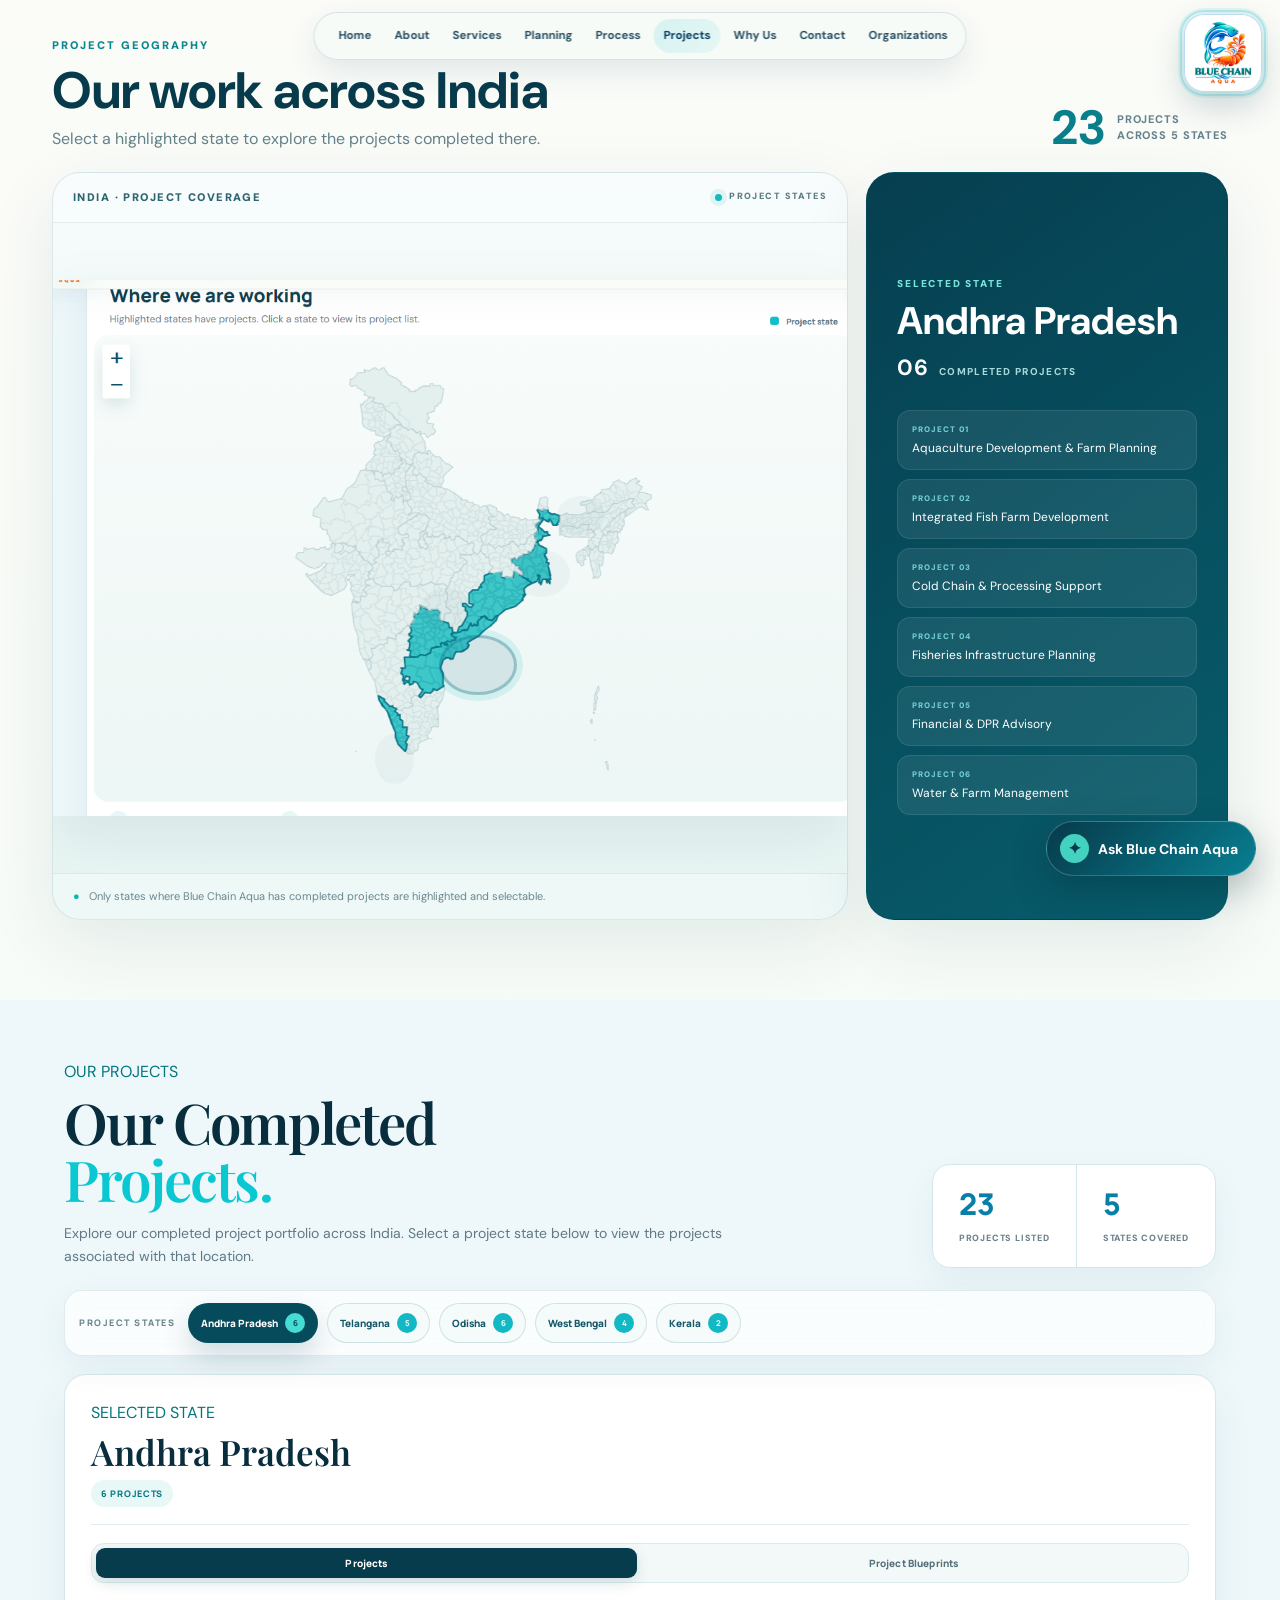
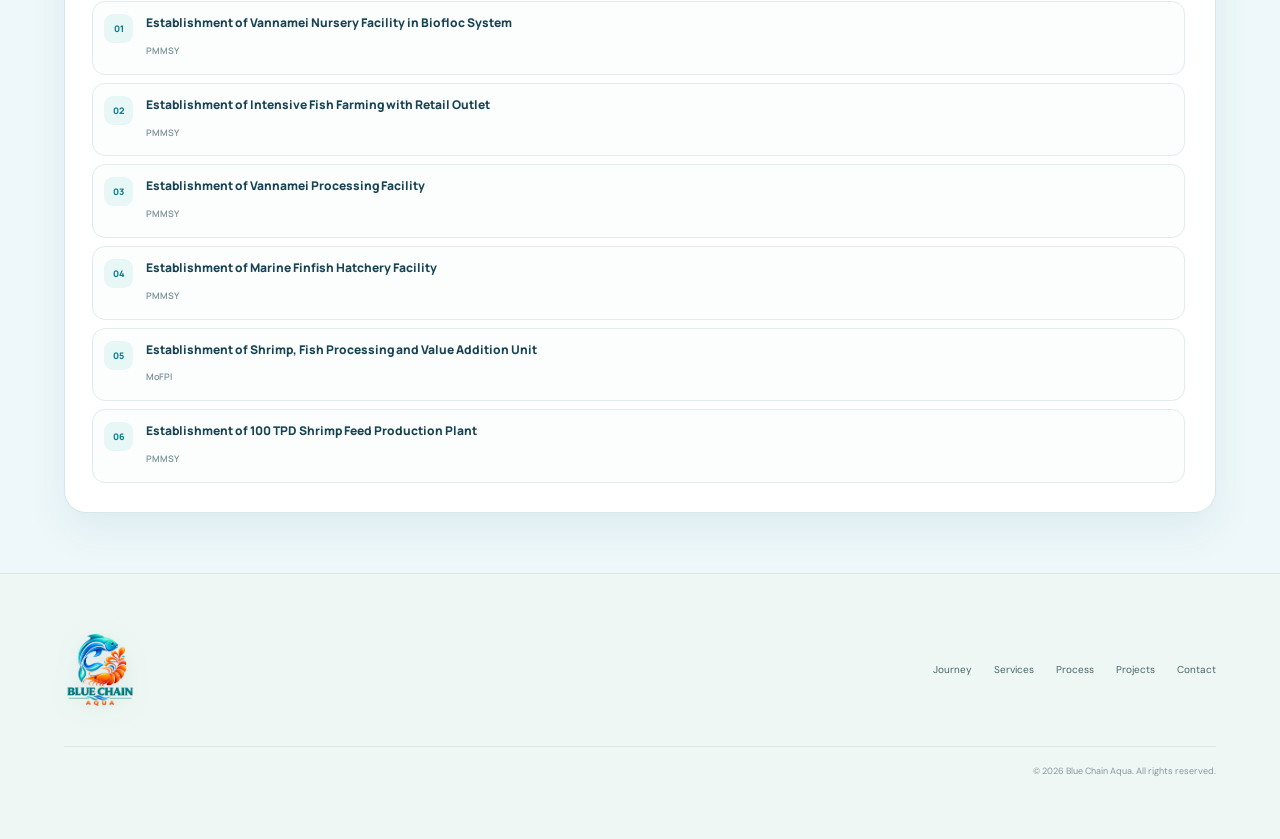
<file: projects.html>
<!doctype html><html lang="en"><head><meta charset="utf-8"><meta name="viewport" content="width=device-width,initial-scale=1"><meta name="description" content="Blue Chain Aqua completed projects and project coverage across India."><title>Projects | Blue Chain Aqua</title><link rel="preconnect" href="https://fonts.googleapis.com"><link rel="preconnect" href="https://fonts.gstatic.com" crossorigin><link href="https://fonts.googleapis.com/css2?family=DM+Sans:wght@400;500;600;700&family=Playfair+Display:wght@500;600;700&family=Manrope:wght@600;700;800&display=swap" rel="stylesheet"><link rel="stylesheet" href="style.css"><link rel="icon" href="assets/blue-chain-aqua-logo-transparent.png"></head><body class="bca-enhanced-page">
<a class="bca-corner-logo" href="index.html" aria-label="Blue Chain Aqua home">
  <img src="assets/blue-chain-aqua-logo-transparent.png" alt="Blue Chain Aqua logo">
</a><nav class="site-multipage-nav" aria-label="Main navigation"><a href="index.html">Home</a><a href="about.html">About</a><a href="services.html">Services</a><a href="planning.html">Planning</a><a href="process.html">Process</a><a href="projects.html" class="active" aria-current="page">Projects</a><a href="why-us.html">Why Us</a><a href="contact.html">Contact</a><a href="organizations.html">Organizations</a></nav><main><section class="bca-project-map-v2" id="project-geography">
  <div class="bca-map-v2-head">
    <div><span class="bca-map-v2-kicker">PROJECT GEOGRAPHY</span><h2>Our work across India</h2><p>Select a highlighted state to explore the projects completed there.</p></div>
    <div class="bca-map-v2-stat"><strong>23</strong><span>Projects<br>across 5 states</span></div>
  </div>
  <div class="bca-map-v2-grid">
    <div class="bca-india-map-card">
      <div class="bca-map-v2-toolbar"><span>INDIA · PROJECT COVERAGE</span><span class="bca-map-live"><i></i> PROJECT STATES</span></div>
      <div class="bca-india-map-stage bca-real-india-stage">
        <img class="bca-india-outline-image" src="assets/india-project-coverage-reference.png" alt="India project coverage map showing Blue Chain Aqua project states">
        <div class="bca-map-hotspots" aria-label="Project states">
          <button class="bca-state-shape bca-hotspot wb" data-state="West Bengal" aria-label="West Bengal projects"></button>
          <button class="bca-state-shape bca-hotspot od" data-state="Odisha" aria-label="Odisha projects"></button>
          <button class="bca-state-shape bca-hotspot tg" data-state="Telangana" aria-label="Telangana projects"></button>
          <button class="bca-state-shape bca-hotspot ap" data-state="Andhra Pradesh" aria-label="Andhra Pradesh projects"></button>
          <button class="bca-state-shape bca-hotspot kl" data-state="Kerala" aria-label="Kerala projects"></button>
        </div>
        <div class="bca-map-ocean-glow"></div>
      </div>
      <div class="bca-map-v2-note"><span>●</span> Only states where Blue Chain Aqua has completed projects are highlighted and selectable.</div>
    </div>
    <aside class="bca-map-v2-panel"><div class="bca-panel-eyebrow">SELECTED STATE</div><h3 id="bcaV2State">Andhra Pradesh</h3><div class="bca-panel-count"><strong id="bcaV2Count">06</strong> COMPLETED PROJECTS</div><div id="bcaV2Projects" class="bca-v2-projects"></div></aside>
  </div>
</section>
<section class="operations projects-section" id="track">
<div class="wrap">
<div class="projects-heading">
<div>
<div class="eyebrow">OUR PROJECTS</div>
<h2>Our Completed<br/><em>Projects.</em></h2>
<p>Explore our completed project portfolio across India. Select a project state below to view the projects associated with that location.</p>
</div>
<div class="projects-summary">
<div><b>23</b><span>Projects listed</span></div>
<div><b>5</b><span>States covered</span></div>
</div>
</div>
<div class="project-explorer-clean">
  <div class="project-state-selector" aria-label="Select a project state">
    <span class="project-selector-label">PROJECT STATES</span>
    <button type="button" class="project-state-choice is-active" data-state="Andhra Pradesh">Andhra Pradesh <b>6</b></button>
    <button type="button" class="project-state-choice" data-state="Telangana">Telangana <b>5</b></button>
    <button type="button" class="project-state-choice" data-state="Odisha">Odisha <b>6</b></button>
    <button type="button" class="project-state-choice" data-state="West Bengal">West Bengal <b>4</b></button>
    <button type="button" class="project-state-choice" data-state="Kerala">Kerala <b>2</b></button>
  </div>

  <aside aria-live="polite" class="project-details project-details-clean">
    <div class="project-details-top">
      <div class="eyebrow">SELECTED STATE</div>
      <h3 id="selectedStateName">Andhra Pradesh</h3>
      <span class="project-count" id="selectedStateCount">6 projects</span>
    </div>
    <div class="project-view-tabs" role="tablist" aria-label="State project information">
      <button type="button" class="project-view-tab active" id="projectsTab" role="tab" aria-selected="true" aria-controls="stateProjectList">Projects</button>
      <button type="button" class="project-view-tab" id="blueprintsTab" role="tab" aria-selected="false" aria-controls="stateBlueprints">Project Blueprints</button>
    </div>
    <div class="project-tab-panel active" id="stateProjectList" role="tabpanel" aria-labelledby="projectsTab"></div>
    <div class="project-tab-panel blueprint-panel" id="stateBlueprints" role="tabpanel" aria-labelledby="blueprintsTab" hidden></div>
  </aside>
</div>









</main><footer><div class="wrap footer"><div class="brand footer-brand"><img class="brand-image footer-logo-image" src="assets/blue-chain-aqua-logo-transparent.png" alt="Blue Chain Aqua"></div><div class="footer-links"><a href="index.html#journey">Journey</a><a href="services.html">Services</a><a href="process.html">Process</a><a href="projects.html">Projects</a><a href="contact.html">Contact</a></div><div class="footer-copy"><div>© <span id="year"></span> Blue Chain Aqua. All rights reserved.</div></div></div></footer><script src="script.js"></script><script src="chatbot.js"></script>
</body></html>
</file>
<file: style.css>
:root{--navy:#064a78;--deep:#032a43;--blue:#0876c9;--cyan:#18cbd1;--aqua:#39dfc5;--orange:#f36b16;--ice:#f2fbfc;--ink:#0b3954;--muted:#64818d;--line:#d9eef1;--white:#fff}
*{box-sizing:border-box}html{scroll-behavior:smooth}body{margin:0;color:var(--ink);font-family:"DM Sans",sans-serif;background:linear-gradient(180deg,#fbfeff 0%,#f4fbfc 100%);line-height:1.55}a{text-decoration:none;color:inherit}.wrap{width:min(1280px,90%);margin:auto}
.header{height:72px;position:fixed;top:0;left:0;right:0;z-index:100;background:rgba(248,253,254,.94);backdrop-filter:blur(18px);border-bottom:1px solid rgba(4,40,55,.08);display:flex;align-items:center;padding:0 4.8%}.brand{display:flex;align-items:center;min-width:185px}.brand-image{display:block;width:170px;height:58px;object-fit:contain;object-position:left center;filter:drop-shadow(0 5px 12px rgba(6,74,120,.10))}.footer-logo-image{width:185px;height:72px;object-position:left center}.header nav{display:flex;gap:27px;margin-left:auto}.header nav a{font-size:12px;font-weight:600;color:#334e59}.header nav a:hover{color:#0789c6}.header-cta,.btn{display:inline-flex;align-items:center;justify-content:center;gap:15px;font-weight:800;font-size:12px;border-radius:30px}.header-cta{margin-left:28px;padding:12px 19px;background:var(--navy);color:#fff;box-shadow:0 10px 25px rgba(0,38,55,.2)}.header-cta span{color:var(--cyan)}.menu{display:none}
.sequence{height:800vh;background:#032a42;color:#fff}.sequence-sticky{height:100vh;min-height:700px;position:sticky;top:0;overflow:hidden;background:linear-gradient(135deg,#032b43 0%,#063b58 52%,#064f67 100%)}.sequence-bg-video{position:absolute;inset:0;width:100%;height:100%;object-fit:cover;opacity:.28;filter:saturate(.9) contrast(1.1);z-index:0}
.sequence-3d-bg{position:absolute;inset:0;z-index:1;pointer-events:none;background-image:linear-gradient(90deg,rgba(3,42,67,.94) 0%,rgba(3,42,67,.68) 42%,rgba(3,42,67,.72) 100%),url("assets/work-3d-bg.webp");background-size:cover;background-position:center;opacity:.62;filter:saturate(.9) contrast(1.02);mix-blend-mode:screen}.sequence-bg{position:absolute;inset:0;background:radial-gradient(circle at 68% 46%,rgba(23,206,224,.16),transparent 32%),linear-gradient(90deg,rgba(2,31,48,.96),rgba(3,55,73,.72) 47%,rgba(4,44,61,.82));z-index:1}.sequence-noise{position:absolute;inset:0;z-index:2;opacity:.13;background-image:radial-gradient(rgba(255,255,255,.35) .5px,transparent .6px);background-size:5px 5px;mix-blend-mode:soft-light}
.sequence-copy{position:absolute;z-index:8;left:7%;top:50%;transform:translateY(-48%);width:min(520px,43vw);transition:opacity .45s ease,transform .6s cubic-bezier(.2,.75,.2,1)}.sequence-kicker{font:800 9px Manrope;letter-spacing:2px;color:#73e7e7;margin-bottom:18px}.sequence-copy h1{font:600 clamp(54px,6.3vw,92px)/.91 "Playfair Display";letter-spacing:-3px;margin:0 0 24px}.sequence-copy h1 em{font-style:normal;color:var(--cyan)}.sequence-copy p{max-width:470px;color:#c5dadd;font-size:14px;line-height:1.65;margin:0 0 25px}.sequence-actions{display:flex;align-items:center;gap:22px}.seq-btn{padding:13px 18px;border-radius:30px;background:linear-gradient(135deg,#11a9e3,#087fc3);font:800 11px Manrope;box-shadow:0 14px 30px rgba(0,147,212,.2)}.seq-btn span{margin-left:13px}.scroll-hint{font:700 8px Manrope;letter-spacing:1.4px;color:#8eabb4;text-transform:uppercase}.scroll-hint i{display:inline-block;width:8px;height:14px;border:1px solid #76e7e6;border-radius:8px;vertical-align:-3px;margin-right:7px;position:relative}.scroll-hint i:after{content:"";position:absolute;width:2px;height:4px;border-radius:3px;background:#76e7e6;left:2px;top:3px}
.sequence-counter{position:absolute;z-index:9;right:6.8%;top:125px;display:flex;align-items:baseline;gap:6px}.sequence-counter span{font:800 36px Manrope;color:var(--cyan)}.sequence-counter small{font:800 10px Manrope;color:#6e929c}.sequence-progress{position:absolute;right:6.8%;top:180px;z-index:10;display:flex;flex-direction:column;align-items:center;gap:15px}.sequence-progress:before{content:"";position:absolute;top:8px;bottom:8px;width:1px;background:linear-gradient(#2f7f91,rgba(47,127,145,.1));z-index:-1}.progress-dot{width:10px;height:10px;padding:0;border:1px solid #8fc4cc;border-radius:50%;background:#082d3b;color:transparent;cursor:pointer;transition:.35s;position:relative}.progress-dot.active{width:13px;height:13px;border-color:var(--cyan);background:var(--cyan);box-shadow:0 0 20px rgba(67,226,237,.65)}.progress-dot:focus-visible{outline:2px solid white;outline-offset:4px}
.scene{position:absolute;z-index:5;right:6%;top:50%;width:min(56vw,760px);height:min(60vh,600px);transform:translateY(-48%);perspective:1400px;pointer-events:none}.scene-glow{position:absolute;inset:12% 10%;background:radial-gradient(circle,rgba(62,221,231,.17),transparent 62%);filter:blur(25px)}.scene-floor{position:absolute;left:10%;right:4%;bottom:5%;height:28%;border:1px solid rgba(92,221,231,.12);border-radius:50%;transform:rotateX(68deg);background:radial-gradient(ellipse,rgba(8,141,167,.16),transparent 70%);box-shadow:0 0 70px rgba(15,179,203,.12)}
.scene-object{position:absolute;inset:0;opacity:0;transform:translate3d(60px,20px,-80px) rotateX(8deg) rotateY(-8deg) scale(.82);transform-origin:center;transition:opacity .55s ease,transform .8s cubic-bezier(.2,.8,.2,1)}.scene-object.active{opacity:1;transform:translate3d(0,0,0) rotateX(0) rotateY(0) scale(1)}
.scene-water .water-surface{position:absolute;width:430px;height:280px;left:18%;top:18%;border-radius:46% 46% 35% 35%;background:radial-gradient(circle at 50% 45%,#39e2df,#078eb3 58%,#043c55);border:2px solid rgba(181,250,245,.65);box-shadow:inset 0 0 60px rgba(140,247,235,.18),0 45px 70px rgba(0,0,0,.28);transform:rotateX(58deg) rotateZ(-5deg);transform-style:preserve-3d}.water-ring{position:absolute;left:37%;top:36%;border:1px solid rgba(219,255,251,.7);border-radius:50%;transform:rotateX(58deg);animation:ripple 3.4s infinite}.r1{width:70px;height:45px}.r2{width:140px;height:90px;animation-delay:.7s}.r3{width:220px;height:140px;animation-delay:1.4s}.water-sensor,.pond-tag,.hatch-tag,.farm-tag,.harvest-tag,.processing-tag,.market-tag,.blue-tag{position:absolute;padding:11px 14px;border:1px solid rgba(105,229,238,.4);border-radius:12px;background:rgba(3,32,44,.7);backdrop-filter:blur(14px);box-shadow:0 18px 35px rgba(0,0,0,.25)}.water-sensor{right:2%;top:15%;min-width:190px}.water-sensor span{display:inline-block;width:8px;height:8px;background:#65eee1;border-radius:50%;box-shadow:0 0 12px #65eee1;margin-right:7px}.water-sensor b,.water-sensor small{display:block}.water-sensor b{font:800 10px Manrope}.water-sensor small{font-size:8px;color:#9ebbc2;margin-top:5px}.water-pin{position:absolute;left:25%;top:16%;padding:7px 11px;border-radius:99px;background:#5be5dd;color:#042f3b;font:800 8px Manrope;transform:rotate(-8deg)}
.scene-pond .pond-bank{position:absolute;background:#b9d89f;box-shadow:inset 0 0 0 7px #6a9b73}.pond-bank{border-radius:20px}.bank-a{width:380px;height:180px;left:18%;top:25%;transform:rotateX(60deg) rotateZ(-10deg);background:linear-gradient(135deg,#0f8e92,#3bd1c5)!important}.bank-b{width:210px;height:90px;left:28%;top:37%;transform:rotateX(60deg) rotateZ(-10deg);background:#0b687f!important}.bank-c{width:130px;height:58px;right:10%;top:34%;transform:rotateX(60deg) rotateZ(-10deg);background:#1595a4!important}.pond-machine{position:absolute;left:42%;top:37%;width:110px;height:70px;transform:translateZ(70px);background:linear-gradient(145deg,var(--orange),#9b6322);clip-path:polygon(10% 65%,30% 50%,55% 58%,80% 20%,100% 28%,83% 50%,67% 72%,38% 73%);filter:drop-shadow(0 15px 10px rgba(0,0,0,.3))}.pond-machine span{position:absolute;width:24px;height:8px;background:#1d2e33;left:42px;top:38px}.pond-machine i{position:absolute;width:10px;height:10px;border-radius:50%;background:#243b43;left:20px;top:48px}.pond-tag{right:5%;top:16%;color:#d5ffff;font:800 10px Manrope}
.scene-hatchery .tank{position:absolute;border-radius:50%;background:radial-gradient(circle,#69e7e5 0 8%,#0c90aa 12% 52%,#034457 54%);border:9px solid #d7ece2;box-shadow:0 25px 40px rgba(0,0,0,.3);transform:rotateX(65deg)}.tank-a{width:230px;height:150px;left:17%;top:29%}.tank-b{width:170px;height:110px;left:44%;top:20%;transform:rotateX(65deg) translateZ(45px)!important}.tank-c{width:145px;height:95px;right:8%;top:40%;transform:rotateX(65deg) translateZ(70px)!important}.hatch-pipe{position:absolute;width:250px;height:12px;background:#a6d6ce;left:25%;top:44%;transform:rotate(-9deg) translateZ(100px);border-radius:10px}.hatch-tag{right:0;top:14%;font:800 10px Manrope}
.scene-farm .farm-grid{position:absolute;left:12%;top:20%;width:470px;height:300px;transform:rotateX(63deg) rotateZ(-9deg);background:linear-gradient(90deg,transparent 0 48%,rgba(216,248,242,.55) 49% 51%,transparent 52%),linear-gradient(0deg,transparent 0 48%,rgba(216,248,242,.55) 49% 51%,transparent 52%),linear-gradient(145deg,#2cc9d0,#036681);background-size:100% 100%,100% 100%,100% 100%;border:10px solid #d9e6d2;box-shadow:0 40px 70px rgba(0,0,0,.28)}.farm-sensor{position:absolute;width:65px;height:65px;left:51%;top:35%;border-radius:50%;background:#102f39;border:3px solid #5ee4e5;box-shadow:0 0 35px rgba(70,230,232,.5)}.farm-sensor:before,.farm-sensor:after{content:"";position:absolute;inset:11px;border:1px solid #62e8e5;border-radius:50%}.farm-sensor:after{inset:22px}.farm-boat{position:absolute;width:100px;height:28px;left:35%;top:52%;border-radius:60% 20% 60% 20%;background:#d5e8df;transform:translateZ(40px) rotate(-8deg)}.farm-tag{right:2%;top:17%;font:800 10px Manrope}
.scene-harvest .harvest-pond{position:absolute;width:500px;height:300px;left:12%;top:22%;border-radius:50%;background:linear-gradient(145deg,#0f9cae,#03465b);transform:rotateX(62deg);border:8px solid #dbe9d8;box-shadow:0 40px 70px rgba(0,0,0,.28)}.harvest-net{position:absolute;width:280px;height:170px;left:28%;top:36%;border:7px solid #dbe6dc;border-radius:50%;transform:rotateX(63deg) rotateZ(-12deg) translateZ(50px);box-shadow:0 0 0 2px rgba(78,225,226,.3)}.harvest-net:after{content:"";position:absolute;inset:35px;border:1px dashed rgba(255,255,255,.65);border-radius:50%}.harvest-crate{position:absolute;width:90px;height:65px;right:10%;top:50%;background:linear-gradient(145deg,var(--orange),#9b6827);transform:translateZ(85px) rotate(-8deg);box-shadow:0 25px 25px rgba(0,0,0,.3)}.harvest-tag{right:1%;top:18%;font:800 10px Manrope}
.scene-processing .processing-belt{position:absolute;width:500px;height:120px;left:12%;top:39%;background:linear-gradient(180deg,#d7ecea,#6e9ba1);border-radius:20px;transform:rotateX(55deg) rotateZ(-8deg);box-shadow:0 30px 50px rgba(0,0,0,.3)}.processing-box{position:absolute;width:90px;height:75px;background:linear-gradient(145deg,#f1fbf9,#77a8ad);border:3px solid #d7eee9;box-shadow:0 20px 30px rgba(0,0,0,.3);transform:translateZ(70px)}.b1{left:27%;top:27%;transform:translateZ(70px) rotateY(-10deg)}.b2{left:46%;top:22%;transform:translateZ(95px) rotateY(-10deg)}.b3{left:64%;top:31%;transform:translateZ(65px) rotateY(-10deg)}.processing-tag{right:2%;top:18%;font:800 10px Manrope}
.scene-market .market-map{position:absolute;left:8%;top:17%;width:520px;height:340px;border:1px solid rgba(82,220,229,.35);background:radial-gradient(circle at 40% 45%,rgba(51,204,216,.3),transparent 50%),linear-gradient(145deg,#042c3d,#021a28);transform:rotateX(57deg) rotateZ(-4deg);box-shadow:0 35px 70px rgba(0,0,0,.3)}.market-map:before{content:"";position:absolute;inset:25px;background:repeating-linear-gradient(45deg,transparent 0 28px,rgba(93,225,226,.12) 29px 30px),repeating-linear-gradient(-45deg,transparent 0 28px,rgba(93,225,226,.08) 29px 30px)}.market-route{position:absolute;height:3px;background:#55e4e6;box-shadow:0 0 15px #55e4e6;transform-origin:left}.route-a{width:300px;left:25%;top:42%;transform:rotate(-14deg)}.route-b{width:230px;left:43%;top:56%;transform:rotate(20deg)}.market-truck{position:absolute;width:70px;height:30px;background:#e8f0e9;border-radius:5px;box-shadow:0 20px 25px rgba(0,0,0,.3);transform:translateZ(80px)}.market-truck:after{content:"";position:absolute;width:15px;height:15px;border-radius:50%;background:#1a2f36;bottom:-8px;left:10px;box-shadow:42px 0 #1a2f36}.t1{left:34%;top:48%}.t2{left:60%;top:31%;transform:translateZ(110px) scale(.8)}.market-tag{right:1%;top:16%;font:800 10px Manrope}
.scene-blue .blue-globe{position:absolute;width:310px;height:310px;left:27%;top:16%;border-radius:50%;background:radial-gradient(circle at 38% 35%,#65f1e2,#0b8ba9 45%,#032b41 75%);box-shadow:inset -40px -35px 80px rgba(0,0,0,.5),0 40px 90px rgba(0,0,0,.35);transform:translateZ(50px)}.blue-globe:before,.blue-globe:after{content:"";position:absolute;inset:22px;border:1px solid rgba(190,255,247,.4);border-radius:50%}.blue-globe:after{transform:rotateX(65deg)}.blue-globe span{position:absolute;width:100px;height:60px;background:#a8e2a2;left:80px;top:90px;border-radius:60% 30% 60% 30%;filter:blur(.4px)}.blue-globe i{position:absolute;width:70px;height:35px;background:#8bd798;left:145px;top:150px;border-radius:50% 40% 50% 40%;display:block}.blue-globe b{position:absolute;width:20px;height:20px;border-radius:50%;background:#d8fff0;left:150px;top:125px;box-shadow:0 0 20px #d8fff0}.blue-orbit{position:absolute;border:1px solid rgba(86,230,229,.55);border-radius:50%;left:18%;top:28%;width:430px;height:150px;transform:rotate(-12deg) rotateX(64deg)}.o2{width:520px;height:210px;left:10%;top:23%;opacity:.45;transform:rotate(12deg) rotateX(64deg)}.blue-tag{right:4%;top:17%;font:800 10px Manrope;color:#cffff7}
.sequence-metrics{position:absolute;z-index:8;left:6.8%;bottom:42px;display:flex}.sequence-metrics div{padding:0 27px;border-right:1px solid rgba(255,255,255,.2)}.sequence-metrics div:first-child{padding-left:0}.sequence-metrics div:last-child{border:0}.sequence-metrics b{display:block;font:800 20px Manrope}.sequence-metrics span{display:block;font-size:8px;color:#9eb9c0}
.journey-intro{padding:100px 0;background:#eef8fb}.journey-intro h2{font:600 clamp(40px,5vw,68px)/1.02 "Playfair Display";letter-spacing:-2px;margin:14px 0}.journey-intro h2 em{color:var(--blue);font-style:normal}.journey-intro p{max-width:690px;color:#5e7780;font-size:14px}
.opportunity{background:#eefafd;padding:80px 0 65px;overflow:hidden}.opp-grid{display:grid;grid-template-columns:1fr 1fr;align-items:center;gap:30px}.opp-copy h2,.section-title h2,.process-title h2,.india-card h2,.why h2,.cta h2{font:600 clamp(35px,4.3vw,58px)/1.05 "Playfair Display";letter-spacing:-1.7px;margin:12px 0 20px}.opp-copy h2 em,.section-title h2 em,.process-title h2 em,.india-card h2 em,.why h2 em,.cta h2 em{color:var(--cyan);font-style:normal}.opp-copy p{max-width:600px;color:#536f7b;font-size:14px}.text-btn{display:inline-flex;margin-top:10px;padding:13px 19px;border:1px solid #0a9bcf;border-radius:25px;color:#087eb5;font-weight:800;font-size:11px}.text-btn span{margin-left:14px}.opp-stage{height:420px;position:relative}.stage-island{position:absolute;width:410px;height:250px;left:45px;top:75px;transform:rotateX(58deg) rotateZ(-8deg);transform-style:preserve-3d;filter:drop-shadow(0 30px 25px rgba(0,76,105,.2));animation:float 5s ease-in-out infinite}.stage-water{position:absolute;inset:0;border-radius:48%;background:radial-gradient(circle at 30% 25%,#4de4e1,#087eaa 60%,#034d68);box-shadow:inset 0 0 0 12px #9de6dc}.stage-bank{position:absolute;inset:24px;border:6px solid #d8f1dd;border-radius:43%;transform:translateZ(12px)}.stage-pond{position:absolute;background:#20b8cf;border:4px solid #d9f1dc;border-radius:50%;transform:translateZ(22px)}.s1{width:95px;height:58px;left:45px;top:52px}.s2{width:85px;height:55px;right:55px;top:60px}.s3{width:100px;height:65px;left:145px;bottom:38px}.stage-house{position:absolute;width:48px;height:40px;background:#f4f5e8;transform:translateZ(36px);border-radius:5px}.stage-house:before{content:"";position:absolute;left:-6px;top:-20px;border-left:30px solid transparent;border-right:30px solid transparent;border-bottom:24px solid #07536b}.h1{right:105px;bottom:70px}.h2{left:90px;bottom:90px;transform:translateZ(34px) scale(.75)}.stage-road{position:absolute;width:250px;height:12px;background:#eff2db;border-radius:30px;left:70px;top:125px;transform:translateZ(19px) rotate(-15deg)}.stage-label{position:absolute;left:95px;bottom:-28px;transform:translateZ(40px);font:800 12px Manrope;color:#fff;letter-spacing:1px;text-shadow:0 2px 7px #003a4c}.opp-pills{position:absolute;right:0;top:40px;display:grid;gap:9px}.opp-pills span{padding:10px 15px;border-radius:16px;background:rgba(255,255,255,.72);border:1px solid rgba(86,190,214,.3);font-size:10px;font-weight:800;box-shadow:0 12px 25px rgba(0,75,102,.08)}
.services{background:#f8fcfd}.section{padding:95px 0}.section-title{display:flex;justify-content:space-between;align-items:end;margin-bottom:40px}.section-title>a{font-size:11px;font-weight:800;color:#087eb5}.section-title>a span{margin-left:12px}.service-grid{display:grid;grid-template-columns:repeat(6,1fr);gap:12px}.service-grid article{min-height:250px;padding:23px 18px;border-radius:17px;background:linear-gradient(180deg,#fff,#edf8fb);border:1px solid #dcecef;box-shadow:0 12px 28px rgba(4,62,80,.06);transition:.4s;position:relative;overflow:hidden}.service-grid article:hover{transform:translateY(-9px) rotateX(2deg);box-shadow:0 25px 45px rgba(3,71,91,.13)}.icon{width:54px;height:54px;border-radius:15px;display:grid;place-items:center;background:linear-gradient(145deg,#dff9fb,#b5e9ef);color:#087eae;font:800 13px Manrope;margin-bottom:38px}.service-grid h3{font:800 14px/1.2 Manrope;margin:0 0 9px}.service-grid p{font-size:10px;color:#607a83;margin:0}
.process{background:linear-gradient(180deg,#063b52,#022535);color:#fff;padding:95px 0 100px;position:relative;overflow:hidden}.process:before{content:"";position:absolute;inset:45% -5% -30%;background:radial-gradient(ellipse,rgba(30,183,207,.16),transparent 65%)}.process-title{text-align:center;position:relative}.process-title p{color:#b9d0d6;font-size:13px}.timeline{position:relative;margin-top:55px;display:flex;align-items:flex-start;justify-content:center}.step{width:150px;text-align:center;position:relative;z-index:2}.step>span{display:block;color:#7fe9e7;font:800 9px Manrope;margin-bottom:10px}.step i{display:grid;place-items:center;width:50px;height:50px;margin:auto;border-radius:50%;border:1px solid rgba(96,226,236,.7);background:linear-gradient(145deg,#0b90bb,#03415a);box-shadow:0 0 25px rgba(40,205,220,.22);font-style:normal;font:800 11px Manrope}.step h3{font:800 11px/1.2 Manrope;margin:13px 0 7px}.step p{font-size:9px;color:#a9c2c8;margin:0}.line{width:32px;height:1px;background:linear-gradient(90deg,#4fe1e5,#4d94a4);margin-top:73px}.process blockquote{max-width:520px;margin:35px 0 0 auto;color:#d7e7e9;font:500 20px/1.35 "Playfair Display";text-align:left}
.operations{background:#eef8fb;padding:85px 0;overflow:hidden}.ops-grid{display:grid;grid-template-columns:1.05fr .7fr 1fr;gap:35px;align-items:center}.india-card h2{font-size:42px}.india-card p{color:#607985;font-size:13px;max-width:400px}.india-map{height:230px;position:relative;margin-top:20px}.india-shape{position:absolute;left:80px;top:20px;width:190px;height:190px;clip-path:polygon(48% 0,66% 10%,76% 27%,91% 34%,82% 45%,88% 58%,75% 67%,80% 78%,66% 91%,57% 100%,48% 87%,39% 79%,33% 65%,20% 59%,28% 45%,14% 36%,30% 25%,27% 12%);background:linear-gradient(145deg,#23bfc6,#0879a9);filter:drop-shadow(0 18px 20px rgba(0,80,105,.2));display:grid;place-items:center;color:rgba(255,255,255,.35);font:800 15px Manrope;letter-spacing:3px}.state-dot{position:absolute;width:11px;height:11px;background:#53e3de;border:3px solid #fff;border-radius:50%;z-index:2;box-shadow:0 0 0 5px rgba(83,227,222,.15),0 0 18px #53e3de}.d1{left:160px;top:58px}.d2{left:205px;top:90px}.d3{left:140px;top:105px}.d4{left:220px;top:125px}.d5{left:185px;top:150px}.d6{left:245px;top:75px}.ops-stats{display:grid;grid-template-columns:1fr 1fr;border-radius:20px;overflow:hidden;background:#fff;border:1px solid #dcecf0;box-shadow:0 15px 35px rgba(3,65,82,.08)}.ops-stats div{padding:28px 22px;border-right:1px solid #dcecf0;border-bottom:1px solid #dcecf0}.ops-stats div:nth-child(2n){border-right:0}.ops-stats div:nth-child(n+3){border-bottom:0}.ops-stats b{display:block;font:800 38px Manrope;color:#087fa9}.ops-stats span{font-size:9px;color:#617982;font-weight:700}.ops-image{position:relative;border-radius:24px;overflow:hidden;box-shadow:0 25px 50px rgba(0,50,67,.17)}.ops-image img{width:100%;height:350px;object-fit:cover}.image-caption{position:absolute;left:18px;right:18px;bottom:18px;padding:18px;border-radius:14px;background:rgba(4,37,51,.72);backdrop-filter:blur(10px);color:#fff;font:500 18px/1.35 "Playfair Display"}
.why{background:#fff}.why-grid{display:grid;grid-template-columns:repeat(3,1fr);border-top:1px solid var(--line);border-left:1px solid var(--line)}.why-grid article{min-height:210px;padding:28px;border-right:1px solid var(--line);border-bottom:1px solid var(--line)}.why-grid article>span{font:800 15px Manrope;color:#0a91bd}.why-grid h3{font:800 16px Manrope;margin:35px 0 8px}.why-grid p{font-size:12px;color:var(--muted);margin:0}.why-grid .quote{background:linear-gradient(145deg,#073d54,#062838);color:#fff}.quote p{font:500 21px/1.35 "Playfair Display";color:#e9f8fa}.quote small{color:#a8c5cc;font-size:9px}
.cta{background:#063a55;padding:28px 0 50px}.cta-box{position:relative;overflow:hidden;border:1px solid rgba(94,226,232,.32);border-radius:28px;padding:45px 40px;display:flex;align-items:center;justify-content:space-between;gap:25px;background:linear-gradient(110deg,#07516b,#063b55);box-shadow:inset 0 0 55px rgba(49,206,220,.05),0 20px 55px rgba(0,0,0,.18)}.cta h2{color:#fff;margin-bottom:8px}.cta p{color:#abc4ca;margin:0;font-size:12px}.contact-details{display:flex;align-items:center;gap:20px}.contact-details a:not(.btn){display:grid;grid-template-columns:32px auto;column-gap:8px;align-items:center;color:#fff}.contact-details a:not(.btn) span{grid-row:1/3;width:32px;height:32px;border-radius:50%;display:grid;place-items:center;background:#087ba6;font-size:8px;font-weight:800}.contact-details a:not(.btn) b{font-size:12px}.contact-details a:not(.btn) small{font-size:8px;color:#9db8bf}.cta .primary{white-space:nowrap}.footer{padding:32px 0;display:flex;align-items:center;gap:40px;flex-wrap:wrap}.footer-brand{min-width:250px}.footer-links{display:flex;gap:22px;margin-left:auto}.footer-links a{font-size:10px;color:#667d84}.footer-copy{width:100%;border-top:1px solid var(--line);padding-top:18px;color:#87989d;font-size:9px}
@keyframes ripple{0%{opacity:.9;transform:rotateX(58deg) scale(.4)}100%{opacity:0;transform:rotateX(58deg) scale(1.5)}}@keyframes float{50%{transform:rotateX(58deg) rotateZ(-8deg) translateY(-12px)}}@media(max-width:1100px){.header nav{gap:14px}.header-cta{margin-left:12px}.service-grid{grid-template-columns:repeat(3,1fr)}.scene{right:2%;width:58vw}.sequence-copy{width:48vw}.ops-grid{grid-template-columns:1fr 1fr}.ops-image{grid-column:1/-1}.contact-details{flex-wrap:wrap}}
@media(max-width:780px){.header{height:68px;padding:0 5%}.brand{min-width:0}.brand small{display:none}.menu{display:flex;margin-left:auto;margin-right:8px;border:0;background:none;flex-direction:column;gap:5px;padding:8px}.menu i{display:block;width:23px;height:2px;background:#09283b}.header nav{display:none;position:absolute;top:68px;left:0;right:0;background:#fff;flex-direction:column;padding:10px 5%;gap:0;box-shadow:0 15px 35px rgba(0,0,0,.1)}.header nav.open{display:flex}.header nav a{padding:13px 0;border-bottom:1px solid #edf3f5}.header-cta{display:none}.sequence{height:800vh}.sequence-sticky{min-height:680px}.sequence-copy{left:6%;top:43%;width:64vw}.sequence-copy h1{font-size:51px}.sequence-copy p{font-size:12px;max-width:360px}.scene{right:-12%;top:52%;width:66vw;height:52vh;opacity:.72}.sequence-progress{right:4%}.sequence-counter{right:4%;top:100px}.sequence-metrics{left:5%;bottom:24px}.sequence-metrics div{padding:0 10px}.sequence-metrics b{font-size:15px}.sequence-metrics span{font-size:7px}.journey-intro{padding:75px 0}.opp-grid{grid-template-columns:1fr}.opp-stage{height:360px}.stage-island{left:5px;transform:scale(.75) rotateX(58deg) rotateZ(-8deg);transform-origin:top left}.opp-pills{right:0;top:10px}.section{padding:70px 0}.section-title{display:block}.service-grid{grid-template-columns:1fr 1fr}.service-grid article{min-height:220px}.process{padding:70px 0}.timeline{display:grid;grid-template-columns:1fr 1fr;gap:25px}.line{display:none}.step{width:auto}.process blockquote{margin-top:40px;font-size:18px}.ops-grid{grid-template-columns:1fr}.india-map{height:210px}.ops-stats{order:3}.ops-image{grid-column:auto;order:4}.why-grid{grid-template-columns:1fr 1fr}.cta-box{display:block;padding:35px 25px}.contact-details{margin-top:25px;display:grid;grid-template-columns:1fr 1fr}.cta .primary{grid-column:1/-1}.footer-links{margin-left:0}.footer{gap:20px}}
@media(max-width:480px){.sequence{height:800vh}.sequence-copy{top:35%;width:78vw}.sequence-copy h1{font-size:43px;letter-spacing:-2px}.sequence-actions{flex-wrap:wrap}.seq-btn{font-size:10px}.scroll-hint{display:none}.scene{right:-24%;top:54%;width:78vw;opacity:.62}.sequence-progress{gap:11px}.progress-dot{width:8px;height:8px}.progress-dot.active{width:11px;height:11px}.sequence-metrics{display:grid;grid-template-columns:1fr 1fr;row-gap:8px}.sequence-metrics div{border-right:1px solid rgba(255,255,255,.18)}.sequence-metrics div:nth-child(2){border:0}.journey-intro h2{font-size:43px}.service-grid,.why-grid{grid-template-columns:1fr}.timeline{grid-template-columns:1fr}.ops-stats{grid-template-columns:1fr 1fr}.contact-details{grid-template-columns:1fr}.cta .primary{grid-column:auto}.footer-links{flex-wrap:wrap}}
@media(prefers-reduced-motion:reduce){html{scroll-behavior:auto}.sequence{height:auto}.sequence-sticky{position:relative;height:auto;min-height:720px}.sequence-bg-video{display:none}.scene-object,.stage-island{transition:none;animation:none}.sequence{padding-bottom:0}.site-intro{transition:none}}
/* Intro film: kept as a separate first experience. */
body.intro-active{overflow:hidden}.site-intro{position:fixed;inset:0;z-index:10000;background:#021e2b;display:grid;place-items:center;overflow:hidden;opacity:1;visibility:visible;transition:opacity .9s ease,visibility .9s ease;isolation:isolate}.site-intro.is-done{opacity:0;visibility:hidden;pointer-events:none}.site-intro-video{position:absolute;inset:0;width:100%;height:100%;object-fit:cover}.site-intro-shade{position:absolute;inset:0;background:linear-gradient(180deg,rgba(1,19,29,.28),rgba(1,27,40,.58))}.site-intro-brand{position:relative;z-index:2;text-align:center;color:#fff;transform:translateY(8px);animation:introBrandIn 1.2s cubic-bezier(.2,.75,.2,1) both}.intro-mark{width:72px;height:72px;margin:0 auto 18px;border-radius:22px;background:rgba(4,50,68,.55);border:1px solid rgba(105,229,237,.55);box-shadow:0 0 60px rgba(50,218,232,.22),inset 0 0 25px rgba(50,218,232,.1);display:grid;place-items:center;position:relative}.intro-mark:before,.intro-mark:after,.intro-mark span{content:"";width:42px;height:12px;border:3px solid #58e2e9;border-radius:50%;position:absolute;transform:rotate(-10deg)}.intro-mark:after{transform:translateY(11px) rotate(-10deg)}.intro-mark span{transform:translateY(-11px) rotate(-10deg)}.intro-wordmark{font:700 clamp(34px,5vw,68px)/1 "Playfair Display";letter-spacing:-1.5px}.intro-subtitle{margin-top:11px;font:700 9px Manrope;letter-spacing:3px;color:#a8edf0}.site-intro-progress{position:absolute;z-index:3;left:50%;bottom:42px;transform:translateX(-50%);width:min(360px,55vw);height:2px;background:rgba(255,255,255,.22);overflow:hidden;border-radius:99px}.site-intro-progress span{display:block;height:100%;width:0;background:#43dbe5;box-shadow:0 0 14px #43dbe5}.intro-skip{position:absolute;right:28px;bottom:27px;z-index:4;border:1px solid rgba(255,255,255,.4);background:rgba(0,31,45,.35);color:#fff;border-radius:999px;padding:9px 14px;font:700 10px Manrope;cursor:pointer;backdrop-filter:blur(10px)}.intro-sound-gate{position:absolute;z-index:20;left:50%;bottom:92px;transform:translateX(-50%);display:flex;flex-direction:column;align-items:center;gap:10px;transition:opacity .35s ease,transform .35s ease}.intro-sound-gate.hidden{opacity:0;pointer-events:none;transform:translate(-50%,8px)}.intro-sound-btn{display:flex;align-items:center;gap:15px;min-width:300px;padding:14px 18px;border:1px solid rgba(105,229,239,.45);border-radius:16px;background:rgba(2,30,42,.76);color:#fff;backdrop-filter:blur(18px);box-shadow:0 18px 50px rgba(0,0,0,.28);cursor:pointer;text-align:left}.sound-icon{width:38px;height:38px;display:grid;place-items:center;border-radius:50%;background:linear-gradient(145deg,#19bde0,#087eb2);font-size:20px}.intro-sound-btn b,.intro-sound-btn small{display:block}.intro-sound-btn b{font:800 12px Manrope}.intro-sound-btn small{font-size:9px;color:#a9cbd1;margin-top:3px}.sound-arrow{margin-left:auto;color:#55e0e6;font-size:20px}.intro-silent-btn{border:0;background:none;color:rgba(255,255,255,.7);font:700 9px Manrope;cursor:pointer;text-decoration:underline}.hidden{opacity:0!important;pointer-events:none!important}@keyframes introBrandIn{from{opacity:0;transform:translateY(26px) scale(.98)}to{opacity:1;transform:none}}
@media(max-width:600px){.site-intro-brand{padding:0 24px}.intro-mark{width:58px;height:58px;border-radius:18px}.intro-wordmark{font-size:38px}.intro-subtitle{font-size:7px;letter-spacing:2px}.site-intro-progress{bottom:31px;width:60vw}.intro-skip{right:16px;bottom:18px}.intro-sound-gate{bottom:78px;width:88%}.intro-sound-btn{min-width:0;width:100%}}

/* Stage videos: the eight sequential scenes now use motion video while preserving the existing layout. */
.scene-object.has-video{overflow:hidden;border-radius:28px;box-shadow:0 30px 70px rgba(0,0,0,.28)}
.scene-object.has-video .stage-video{position:absolute;inset:0;width:100%;height:100%;object-fit:cover;display:block;filter:saturate(1.08) contrast(1.04);border-radius:inherit}
.scene-object.has-video:after{content:"";position:absolute;inset:0;background:linear-gradient(180deg,rgba(1,24,35,.08),rgba(1,25,37,.35));pointer-events:none;border-radius:inherit}
.scene-object.has-video .water-pin,.scene-object.has-video .pond-tag,.scene-object.has-video .hatch-tag,.scene-object.has-video .farm-tag,.scene-object.has-video .harvest-tag,.scene-object.has-video .processing-tag,.scene-object.has-video .market-tag,.scene-object.has-video .blue-tag{z-index:3}
@media(prefers-reduced-motion:reduce){.scene-object.has-video .stage-video{display:block}}

/* Blue Chain Aqua brand polish */
.intro-logo{width:min(420px,62vw);height:auto;display:block;margin:0 auto 10px;filter:drop-shadow(0 14px 28px rgba(8,118,201,.16))}
.intro-subtitle{color:#0876c9!important}
.seq-btn,.header-cta{background:linear-gradient(135deg,#0876c9,#12b8c9)!important}
.eyebrow{color:#0876c9}
.text-btn{border-color:#18cbd1!important;color:#0876c9!important}
.service-grid article:hover{box-shadow:0 25px 45px rgba(8,118,201,.12)}
@media(max-width:780px){.brand-image{width:150px;height:52px}.footer-logo-image{width:170px;height:65px}.intro-logo{width:min(330px,75vw)}}

/* Project planning section */
.planning{padding:120px 0 105px;background:linear-gradient(180deg,#f7fcfd 0%,#eef9fa 100%);position:relative;overflow:hidden}
.planning:before{content:"";position:absolute;width:560px;height:560px;right:-220px;top:70px;border-radius:50%;background:radial-gradient(circle,rgba(24,203,209,.13),transparent 68%);pointer-events:none}
.planning-heading{align-items:end;gap:45px}
.section-lead{max-width:480px;color:var(--muted);font-size:14px;margin:0 0 4px}
.planning-grid{display:grid;grid-template-columns:1.2fr 1fr 1fr;gap:18px;margin-top:50px}
.planning-card{position:relative;min-height:330px;padding:30px;border:1px solid rgba(6,74,120,.11);border-radius:24px;background:rgba(255,255,255,.72);box-shadow:0 20px 55px rgba(6,74,120,.08);overflow:hidden}
.planning-card:after{content:"";position:absolute;width:150px;height:150px;right:-65px;bottom:-65px;border-radius:50%;background:radial-gradient(circle,rgba(24,203,209,.15),transparent 70%)}
.planning-card-featured{background:linear-gradient(145deg,#063f5b,#07556a);color:#fff;border-color:rgba(57,223,197,.24);box-shadow:0 28px 65px rgba(3,42,67,.18)}
.planning-number{position:absolute;right:25px;top:22px;font:800 10px Manrope;letter-spacing:2px;color:var(--cyan)}
.planning-card h3{margin:48px 0 10px;font:700 23px/1.15 Manrope;color:var(--ink)}
.planning-card-featured h3{color:#fff}
.planning-card p{font-size:13px;color:var(--muted);line-height:1.65;margin:0 0 18px;max-width:420px}
.planning-card-featured p{color:#c5dadd}
.planning-card ul{list-style:none;padding:0;margin:0;display:grid;gap:9px}
.planning-card li{font-size:12px;color:#45636d;padding-left:19px;position:relative}
.planning-card-featured li{color:#d5e9eb}
.planning-card li:before{content:"";position:absolute;left:0;top:7px;width:6px;height:6px;border-radius:50%;background:var(--cyan);box-shadow:0 0 10px rgba(24,203,209,.45)}
.planning-icon{position:absolute;left:30px;top:29px;width:38px;height:38px;border-radius:12px;display:grid;place-items:center;background:#e6f7f8;color:#0876c9;font:800 17px Manrope;box-shadow:inset 0 0 0 1px rgba(8,118,201,.08)}
.planning-orbit{position:absolute;right:20px;top:54px;width:170px;height:120px;opacity:.5;transform:rotate(-18deg)}
.planning-orbit:before,.planning-orbit:after{content:"";position:absolute;inset:10px;border:1px solid rgba(57,223,197,.45);border-radius:50%}
.planning-orbit:after{transform:rotate(65deg) scale(.75)}
.planning-orbit span{position:absolute;width:7px;height:7px;border-radius:50%;background:var(--cyan);box-shadow:0 0 12px var(--cyan)}
.planning-orbit span:nth-child(1){left:25px;top:32px}.planning-orbit span:nth-child(2){right:20px;top:45px}.planning-orbit span:nth-child(3){left:70px;bottom:14px}
.planning-strip{display:grid;grid-template-columns:repeat(4,1fr);margin-top:18px;border-top:1px solid rgba(6,74,120,.1);border-bottom:1px solid rgba(6,74,120,.1)}
.planning-strip>div{padding:24px 20px;border-right:1px solid rgba(6,74,120,.1)}
.planning-strip>div:last-child{border-right:0}
.planning-strip b{display:block;font:800 12px Manrope;color:var(--ink);margin-bottom:5px}
.planning-strip span{display:block;color:var(--muted);font-size:11px;line-height:1.5}
.legal-panels{background:#f4fbfc}
.legal-panel{padding:42px 0;border-top:1px solid var(--line)}
.legal-panel h2{font:600 34px/1.1 "Playfair Display";margin:0 0 8px;color:var(--ink)}
.legal-panel p{max-width:760px;color:var(--muted);font-size:13px;line-height:1.55;margin:0}
.footer-copy{display:flex;flex-direction:column;gap:9px;align-items:flex-end}
.footer-legal{display:flex;gap:18px}
.footer-legal a{font-size:10px;font-weight:700;color:#53717b}
.footer-legal a:hover{color:#0789c6}
@media(max-width:900px){.planning-grid{grid-template-columns:1fr}.planning-card{min-height:280px}.planning-strip{grid-template-columns:1fr 1fr}.planning-strip>div:nth-child(2){border-right:0}.planning-strip>div{border-bottom:1px solid rgba(6,74,120,.1)}.planning-heading{display:block}.section-lead{margin-top:20px}.footer-copy{align-items:flex-start}}
@media(max-width:600px){.planning{padding:85px 0}.planning-grid{margin-top:32px}.planning-strip{grid-template-columns:1fr}.planning-strip>div{border-right:0}.planning-orbit{opacity:.25;transform:scale(.8) rotate(-18deg);right:-10px}}

/* =========================================================
   BLUE CHAIN AQUA — BRAND COLOR SYSTEM
   Tuned directly to the supplied logo palette:
   teal #03757D / aqua #0BC7D2 / blue #024DA5 / orange #EA3605
   ========================================================= */
:root{
  --navy:#034f57;
  --deep:#022f3d;
  --blue:#024da5;
  --cyan:#0bc7d2;
  --aqua:#66ddd9;
  --orange:#ea3605;
  --ice:#f2faf7;
  --ink:#123e4a;
  --muted:#5f777b;
  --line:#d8e9e5;
  --white:#ffffff;
}

body{
  color:var(--ink);
  background:linear-gradient(180deg,#fbfcf8 0%,#f2faf7 100%);
}

/* Header: soft ivory glass instead of blue/grey glass */
.header{
  background:rgba(250,252,248,.94);
  border-bottom-color:rgba(3,79,87,.10);
  box-shadow:0 8px 30px rgba(2,47,61,.045);
}
.header nav a{color:#36565b}
.header nav a:hover{color:var(--navy)}
.header-cta{
  background:linear-gradient(135deg,#034f57,#03757d);
  box-shadow:0 10px 25px rgba(3,79,87,.18)
}
.header-cta span{color:#0bc7d2}

/* Intro keeps the uploaded video intact; only surrounding UI follows the logo palette. */
.site-intro-shade{
  background:linear-gradient(180deg,rgba(2,47,61,.22),rgba(2,47,61,.62));
}
.intro-mark{
  background:rgba(3,79,87,.55);
  border-color:rgba(11,199,210,.52);
  box-shadow:0 0 60px rgba(11,199,210,.20),inset 0 0 25px rgba(11,199,210,.10)
}
.intro-mark:before,.intro-mark:after,.intro-mark span{border-color:#0bc7d2}
.intro-subtitle{color:#8de8e4!important}
.site-intro-progress span{background:#0bc7d2;box-shadow:0 0 14px #0bc7d2}
.intro-skip{background:rgba(2,47,61,.42);border-color:rgba(141,232,228,.42)}
.intro-sound-btn{border-color:rgba(11,199,210,.42);background:rgba(2,47,61,.78)}
.sound-icon{background:linear-gradient(145deg,#0bc7d2,#03757d)}
.sound-arrow{color:#0bc7d2}

/* Main journey: deep teal, not navy. */
.sequence{background:#022f3d}
.sequence-sticky{
  background:
    radial-gradient(circle at 72% 46%,rgba(11,199,210,.13),transparent 30%),
    linear-gradient(135deg,#022f3d 0%,#034f57 55%,#03757d 100%);
}
.sequence-bg-video{filter:saturate(.82) contrast(1.04)}
.sequence-bg{
  background:
    radial-gradient(circle at 68% 46%,rgba(11,199,210,.17),transparent 32%),
    linear-gradient(90deg,rgba(2,47,61,.95),rgba(3,79,87,.72) 47%,rgba(3,79,87,.78));
}
.sequence-kicker{color:#66ddd9}
.sequence-copy h1 em{color:#0bc7d2}
.sequence-copy p{color:#c9dddd}
.seq-btn{background:linear-gradient(135deg,#038bd9,#0bc7d2)!important;box-shadow:0 14px 30px rgba(3,139,217,.18)}
.scroll-hint i,.scroll-hint i:after{border-color:#66ddd9;background-color:#0bc7d2}
.scroll-hint i:after{border:0}
.sequence-counter span{color:#0bc7d2}
.sequence-progress:before{background:linear-gradient(#398f92,rgba(57,143,146,.10))}
.progress-dot{background:#063c47;border-color:#7fc8c9}
.progress-dot.active{border-color:#0bc7d2;background:#0bc7d2;box-shadow:0 0 20px rgba(11,199,210,.58)}

.scene-glow{background:radial-gradient(circle,rgba(11,199,210,.18),transparent 62%)}
.scene-floor{border-color:rgba(102,221,217,.14);background:radial-gradient(ellipse,rgba(3,117,125,.18),transparent 70%);box-shadow:0 0 70px rgba(11,199,210,.10)}

/* 3D stage accents */
.scene-water .water-surface{background:radial-gradient(circle at 50% 45%,#66ddd9,#0bc7d2 48%,#034f57 78%,#022f3d);border-color:rgba(190,250,245,.68)}
.water-sensor,.pond-tag,.hatch-tag,.farm-tag,.harvest-tag,.processing-tag,.market-tag,.blue-tag{background:rgba(2,47,61,.74);border-color:rgba(11,199,210,.38)}
.water-sensor span{background:#66ddd9;box-shadow:0 0 12px #66ddd9}
.water-pin{background:#0bc7d2;color:#022f3d}
.bank-a{background:linear-gradient(135deg,#0b8f92,#42d5cb)!important}
.bank-b{background:#075f6b!important}
.bank-c{background:#0b8e96!important}
.pond-machine{background:linear-gradient(145deg,#ea3605,#fc810d)}
.tank{background:radial-gradient(circle,#66ddd9 0 8%,#0bc7d2 12% 52%,#034f57 54%)!important}
.farm-grid{background:linear-gradient(90deg,transparent 0 48%,rgba(216,248,242,.55) 49% 51%,transparent 52%),linear-gradient(0deg,transparent 0 48%,rgba(216,248,242,.55) 49% 51%,transparent 52%),linear-gradient(145deg,#0bc7d2,#03757d)!important}
.harvest-pond{background:linear-gradient(145deg,#0b9da5,#034f57)!important}
.harvest-crate{background:linear-gradient(145deg,#ea3605,#fc810d)!important}

/* Light sections use the logo's clean ivory + pale aqua family. */
.section,.planning,.services,.why,.operations{background:#f7faf6}
.planning{background:linear-gradient(180deg,#f7faf6 0%,#edf8f5 100%)}
.planning:before{background:radial-gradient(circle,rgba(11,199,210,.12),transparent 68%)}
.planning-card{border-color:rgba(3,79,87,.10);background:rgba(255,255,255,.78);box-shadow:0 20px 55px rgba(3,79,87,.07)}
.planning-card-featured{background:linear-gradient(145deg,#034f57,#03757d);border-color:rgba(102,221,217,.26);box-shadow:0 28px 65px rgba(2,47,61,.16)}
.planning-icon{background:#e5f7f3;color:#034f57;box-shadow:inset 0 0 0 1px rgba(3,117,125,.10)}
.planning-card li:before{background:#0bc7d2;box-shadow:0 0 10px rgba(11,199,210,.38)}
.planning-strip{border-color:rgba(3,79,87,.10)}
.planning-strip>div{border-color:rgba(3,79,87,.10)}

.eyebrow{color:#03757d}
.text-btn{border-color:#0bc7d2!important;color:#034f57!important}
.service-grid article:hover{box-shadow:0 25px 45px rgba(3,79,87,.10)}

/* Process / dark bands */
.process,.cta{background:linear-gradient(135deg,#022f3d 0%,#034f57 58%,#03757d 100%)}
.process-title h2 em,.cta h2 em{color:#0bc7d2}
.process .eyebrow.white,.cta .eyebrow.white{color:#66ddd9}

/* Keep orange as a small brand highlight, never the main UI colour. */
.badge-orange,.accent-orange{color:#ea3605}

/* Operations/map visuals */
.india-card,.ops-image{border-color:rgba(3,79,87,.10)}
.state-dot{background:#0bc7d2;box-shadow:0 0 0 5px rgba(11,199,210,.12),0 0 20px rgba(11,199,210,.35)}

/* Footer */
footer{background:#eef7f3;border-top:1px solid #d8e9e5;margin-top:0}
.footer-links a,.footer-legal a{color:#47666a}
.footer-links a:hover,.footer-legal a:hover{color:#03757d}

/* General brand-safe selection and focus */
::selection{background:#0bc7d2;color:#022f3d}
:focus-visible{outline-color:#0bc7d2}

@media(max-width:780px){
  .header-cta{background:linear-gradient(135deg,#034f57,#03757d)!important}
}

/* Projects explorer */
.projects-section{padding:95px 0;background:#eef8fb}
.projects-heading{display:flex;justify-content:space-between;align-items:flex-end;gap:40px;margin-bottom:28px}
.projects-heading h2{font:600 clamp(38px,4.4vw,58px)/1.02 "Playfair Display";letter-spacing:-1.8px;margin:8px 0 14px;color:#082d3d}
.projects-heading h2 em{color:var(--cyan);font-style:normal}
.projects-heading p{max-width:680px;color:#607985;font-size:14px;line-height:1.65;margin:0}
.projects-summary{display:flex;flex-shrink:0;border:1px solid #d5e7eb;border-radius:18px;background:#fff;overflow:hidden;box-shadow:0 15px 35px rgba(3,65,82,.06)}
.projects-summary div{padding:18px 26px;min-width:120px;border-right:1px solid #d5e7eb}.projects-summary div:last-child{border-right:0}
.projects-summary b{display:block;font:800 30px Manrope;color:#087fa9}.projects-summary span{font-size:9px;font-weight:800;color:#6b8189;text-transform:uppercase;letter-spacing:.8px}
.project-panel[hidden]{display:none}
.completed-projects-panel{display:grid;grid-template-columns:minmax(0,1.7fr) minmax(330px,.78fr);gap:18px;align-items:stretch}
.project-map-card,.project-details{border:1px solid #d5e7eb;border-radius:22px;background:#fff;box-shadow:0 18px 40px rgba(3,65,82,.07);overflow:hidden}
.map-head{display:flex;justify-content:space-between;align-items:flex-end;gap:20px;padding:23px 26px 12px}
.map-head h3{margin:6px 0 4px;font:800 21px Manrope;color:#123e50}
.map-head p{margin:0;color:#6b8189;font-size:11px}
.map-legend{font:800 9px Manrope;color:#55727e;white-space:nowrap}
.legend-active{display:inline-block;width:10px;height:10px;border-radius:3px;background:#12bfc7;margin-right:6px;vertical-align:-1px}
.india-projects-map{height:570px;margin:0 8px;background:linear-gradient(180deg,#f8fcfb,#edf7f5);border-radius:16px;overflow:hidden}
.india-projects-map .leaflet-control-zoom{border:0;box-shadow:0 8px 18px rgba(3,65,82,.12)}
.india-projects-map .leaflet-control-zoom a{color:#0b5064;border:0;background:#fff}
.india-projects-map .leaflet-interactive{cursor:pointer}
.map-instructions{display:flex;gap:18px;flex-wrap:wrap;padding:12px 26px 4px;color:#607985;font:700 9px Manrope;text-transform:uppercase;letter-spacing:.55px}
.map-instructions span{display:flex;align-items:center;gap:7px}
.map-instructions b{display:grid;place-items:center;width:20px;height:20px;border-radius:50%;background:#e5f7f6;color:#087b88;font-size:8px}
.map-source{padding:8px 26px 18px;color:#7b9097;font-size:9px;line-height:1.5}
.project-details{padding:26px;display:flex;flex-direction:column;min-height:100%}
.project-details-top{border-bottom:1px solid #e1edf0;padding-bottom:17px}
.project-details h3{font:600 35px/1.05 "Playfair Display";margin:8px 0 10px;color:#082d3d}
.project-count{display:inline-block;border-radius:999px;padding:7px 10px;background:#e8f8f7;color:#087b88;font:800 9px Manrope;text-transform:uppercase;letter-spacing:.7px}
.state-project-list{display:grid;gap:10px;margin-top:17px;overflow:auto;max-height:535px;padding-right:4px}
.state-project{padding:0;border:1px solid #e0ecef;border-radius:15px;background:#fbfdfc;overflow:hidden;box-shadow:0 7px 18px rgba(3,65,82,.045)}
.state-project-image{height:112px;overflow:hidden;background:#e9f5f4}
.state-project-image img{width:100%;height:100%;display:block;object-fit:cover;transition:transform .45s ease}
.state-project:hover .state-project-image img{transform:scale(1.045)}
.state-project-content{padding:13px 15px 14px}
.state-project-number{font:800 8px Manrope;color:#18aeb6;letter-spacing:1px;margin-bottom:5px}
.state-project h4{margin:0 0 8px;font:800 12px/1.45 Manrope;color:#174354}
.state-project p{margin:0;color:#6a8089;font-size:10px;line-height:1.55}
.scheme{display:inline-block;margin-top:9px;padding:4px 7px;border-radius:999px;background:#eff7f6;color:#087b88;font:800 8px Manrope;letter-spacing:.4px}
.map-state-label{background:rgba(7,60,77,.94);border:0;color:#fff;border-radius:8px;box-shadow:0 7px 18px rgba(0,45,60,.16);font:800 9px Manrope;padding:6px 9px}
.map-state-label:before{display:none}
.map-hover-label{background:#073c4d;border:0;color:#fff;border-radius:7px;padding:5px 8px;font:800 9px Manrope;box-shadow:0 8px 18px rgba(0,45,60,.15)}
.map-hover-label:before{display:none}

/* Interactive project map labels + offline-safe fallback */
.project-state-pin{background:transparent;border:0}.project-state-pin button{border:1px solid rgba(255,255,255,.9);background:#073c4d;color:#fff;border-radius:10px;padding:7px 10px;box-shadow:0 8px 18px rgba(0,45,60,.18);font:800 9px Manrope;display:flex;gap:7px;align-items:center;white-space:nowrap;cursor:pointer}.project-state-pin b{display:grid;place-items:center;min-width:18px;height:18px;border-radius:50%;background:#4dd8d8;color:#073c4d;font-size:8px}.india-fallback-map{position:relative;height:100%;min-height:410px;overflow:hidden;background:radial-gradient(circle at 48% 38%,rgba(53,200,200,.12),transparent 32%),linear-gradient(180deg,#f8fcfb,#edf7f5)}.india-fallback-map .fallback-outline{position:absolute;left:18%;top:5%;width:64%;height:88%;background:#dcecea;clip-path:polygon(49% 0,61% 5%,65% 12%,72% 16%,68% 23%,77% 30%,72% 38%,80% 45%,73% 53%,76% 63%,68% 69%,65% 79%,57% 88%,51% 100%,45% 91%,39% 82%,34% 70%,27% 64%,30% 55%,21% 48%,29% 40%,24% 32%,34% 25%,32% 17%,41% 12%,42% 5%);border:2px solid #b7ced2;filter:drop-shadow(0 15px 20px rgba(3,65,82,.08))}.india-fallback-map .fallback-title{position:absolute;top:18px;left:24px;font:800 10px Manrope;letter-spacing:1.2px;color:#5b7881}.fallback-state{position:absolute;transform:translate(-50%,-50%);border:1px solid #fff;background:#073c4d;color:#fff;border-radius:10px;padding:8px 10px;box-shadow:0 8px 18px rgba(0,45,60,.16);font:800 9px Manrope;cursor:pointer;display:flex;gap:6px;align-items:center;white-space:nowrap}.fallback-state b{display:grid;place-items:center;width:18px;height:18px;border-radius:50%;background:#4dd8d8;color:#073c4d;font-size:8px}.fallback-state:hover{transform:translate(-50%,-50%) scale(1.04)}.india-fallback-map .fallback-note{position:absolute;left:24px;bottom:18px;font:700 9px Manrope;color:#6b8189;text-transform:uppercase;letter-spacing:.55px}
@media(max-width:900px){.projects-heading{display:block}.projects-summary{margin-top:20px;width:max-content}.completed-projects-panel{grid-template-columns:1fr}.india-projects-map{height:500px}.project-details{min-height:420px}}
@media(max-width:600px){.projects-section{padding:65px 0}.projects-heading h2{font-size:42px}.projects-summary{width:100%}.projects-summary div{flex:1;min-width:0;padding:15px}.map-head{display:block}.map-legend{margin-top:9px}.india-projects-map{height:420px;margin:0 5px}.map-instructions{padding-left:18px;padding-right:18px}.map-source{padding-left:18px;padding-right:18px}.project-details{padding:21px}.project-details h3{font-size:31px}}



/* =========================================================
   BLUE CHAIN AQUA — REFINED SECTION RHYTHM
   Balanced vertical spacing for a calm, premium flow.
   The immersive 8-stage hero/3D sequence is intentionally
   untouched because its height controls the experience.
   ========================================================= */

:root{
  --section-space: 64px;
  --section-space-tight: 52px;
}

/* Main content sections */
.journey-intro,
.opportunity,
.section,
.planning,
.process,
.operations,
.projects-section{
  padding-top: var(--section-space);
  padding-bottom: var(--section-space);
}

/* Keep the first visual journey breathing without a huge gap */
.journey-intro{
  padding-top: 58px;
  padding-bottom: 58px;
}

/* About / opportunity */
.opportunity{
  padding-top: 58px;
  padding-bottom: 58px;
}

/* Services, planning and why-us */
.services,
.planning,
.why,
.operations{
  padding-top: var(--section-space);
  padding-bottom: var(--section-space);
}

/* Planning was previously oversized; keep it compact and premium */
.planning{
  padding-top: 64px;
  padding-bottom: 60px;
}

.planning-grid{
  margin-top: 34px;
}

/* Process dark section */
.process{
  padding-top: 62px;
  padding-bottom: 64px;
}

/* Projects/map */
.projects-section{
  padding-top: 60px;
  padding-bottom: 60px;
}

.projects-heading{
  margin-bottom: 22px;
}

/* Map card should not create a second large vertical gap */
.map-head{
  padding-top: 20px;
  padding-bottom: 10px;
}

.india-projects-map{
  height: 520px;
}

.map-instructions{
  padding-top: 10px;
  padding-bottom: 2px;
}

.map-source{
  padding-top: 6px;
  padding-bottom: 14px;
}

/* Why-us */
.why{
  padding-top: 58px;
  padding-bottom: 58px;
}

/* Contact CTA — compact but still visually separated */
.cta{
  padding-top: 30px;
  padding-bottom: 34px;
}

.cta-box{
  padding: 34px 36px;
}

/* Legal information */
.legal-panels{
  padding-top: 0;
  padding-bottom: 0;
}

.legal-panel{
  padding-top: 28px;
  padding-bottom: 28px;
}

/* Footer */
footer{
  margin-top: 0;
  padding-top: 28px;
  padding-bottom: 28px;
}

/* Keep headings close to their content */
.journey-intro h2,
.opp-copy h2,
.section-title h2,
.process-title h2,
.india-card h2,
.why h2,
.cta h2{
  margin-top: 8px;
  margin-bottom: 14px;
}

/* Consistent spacing inside common content groups */
.section-lead{
  margin-bottom: 6px;
}

.service-grid,
.why-grid{
  margin-top: 28px;
}

.process blockquote{
  margin-top: 28px;
}

/* Mobile: tighter, but never cramped */
@media (max-width: 780px){
  .journey-intro,
  .opportunity,
  .section,
  .planning,
  .process,
  .operations,
  .projects-section,
  .why{
    padding-top: 42px;
    padding-bottom: 42px;
  }

  .journey-intro{
    padding-top: 44px;
    padding-bottom: 44px;
  }

  .planning{
    padding-top: 46px;
    padding-bottom: 44px;
  }

  .process{
    padding-top: 46px;
    padding-bottom: 48px;
  }

  .projects-section{
    padding-top: 44px;
    padding-bottom: 44px;
  }

  .india-projects-map{
    height: 450px;
  }

  .service-grid,
  .why-grid{
    margin-top: 22px;
  }

  .cta{
    padding-top: 24px;
    padding-bottom: 28px;
  }

  .cta-box{
    padding: 28px 22px;
  }

  .legal-panel{
    padding-top: 22px;
    padding-bottom: 22px;
  }

  footer{
    padding-top: 24px;
    padding-bottom: 24px;
  }
}

@media (max-width: 600px){
  .india-projects-map{
    height: 410px;
  }

  .projects-heading{
    margin-bottom: 18px;
  }
}

/* Blue Chain Aqua multi-page navigation */
.site-multipage-nav{position:fixed;top:16px;left:50%;transform:translateX(-50%);z-index:99999;
display:flex;gap:4px;align-items:center;max-width:94vw;overflow-x:auto;padding:7px 10px;
border:1px solid rgba(255,255,255,.14);border-radius:999px;background:rgba(7,31,35,.78);
backdrop-filter:blur(16px);-webkit-backdrop-filter:blur(16px)}
.site-multipage-nav a{color:inherit;text-decoration:none;padding:8px 11px;border-radius:999px;
font-size:.8rem;white-space:nowrap}.site-multipage-nav a:hover,.site-multipage-nav a.active{
background:rgba(74,210,192,.16)}


/* Organizations We Work With */
.organizations-section{padding:70px 5vw 60px;position:relative}
.organizations-section .section-eyebrow{margin-bottom:10px}
.organizations-section .section-title{margin-bottom:14px}
.organizations-intro{max-width:760px;margin:0 auto 34px;text-align:center;opacity:.82;line-height:1.7}
.organizations-grid{display:grid;grid-template-columns:repeat(4,minmax(0,1fr));gap:14px;max-width:1180px;margin:0 auto}
.organization-card{min-height:145px;padding:24px 20px;border:1px solid rgba(255,255,255,.12);
border-radius:20px;background:linear-gradient(145deg,rgba(255,255,255,.055),rgba(255,255,255,.018));
backdrop-filter:blur(12px);-webkit-backdrop-filter:blur(12px);display:flex;flex-direction:column;
justify-content:center;transition:transform .25s ease,border-color .25s ease,background .25s ease}
.organization-card{text-decoration:none;color:inherit;display:block;cursor:pointer;transition:transform .25s ease,border-color .25s ease,background .25s ease,box-shadow .25s ease}
.organization-card:focus-visible{outline:2px solid #39d8e5;outline-offset:3px}
.organization-link{display:inline-block;margin-top:14px;font-size:.72rem;letter-spacing:.08em;text-transform:uppercase;color:#39d8e5;opacity:.9}
.organization-card:hover{transform:translateY(-4px);border-color:rgba(104,218,199,.4);background:linear-gradient(145deg,rgba(104,218,199,.08),rgba(255,255,255,.025))}
.organization-code{font-size:.78rem;letter-spacing:.16em;text-transform:uppercase;opacity:.62;margin-bottom:10px}
.organization-card h3{font-size:1.03rem;margin:0 0 7px;line-height:1.35}
.organization-card p{font-size:.84rem;line-height:1.5;margin:0;opacity:.7}
@media(max-width:900px){.organizations-grid{grid-template-columns:repeat(2,minmax(0,1fr))}}
@media(max-width:560px){.organizations-section{padding:52px 5vw}.organizations-grid{grid-template-columns:1fr;gap:10px}.organization-card{min-height:125px}}

/* =========================================================
   Blue Chain Aqua — Farmer Assistant
   ========================================================= */
#bcaChatbot{font-family:DM Sans,Arial,sans-serif}
.bca-chat-launch{position:fixed;right:24px;bottom:24px;z-index:100000;border:1px solid rgba(255,255,255,.22);background:linear-gradient(135deg,#073a4a,#087f91);color:#fff;border-radius:999px;padding:12px 17px 12px 13px;display:flex;align-items:center;gap:9px;box-shadow:0 14px 36px rgba(0,30,40,.28);cursor:pointer;font:700 14px/1 DM Sans,Arial,sans-serif;transition:transform .2s ease,box-shadow .2s ease}
.bca-chat-launch:hover{transform:translateY(-2px);box-shadow:0 18px 42px rgba(0,30,40,.35)}
.bca-chat-icon{width:29px;height:29px;border-radius:50%;display:grid;place-items:center;background:#44d2c0;color:#073a4a;font-size:16px}
.bca-chat-panel{position:fixed;right:24px;bottom:82px;width:min(390px,calc(100vw - 32px));height:min(620px,calc(100vh - 110px));z-index:100001;display:flex;flex-direction:column;overflow:hidden;border:1px solid rgba(11,119,137,.22);border-radius:22px;background:rgba(248,252,251,.98);box-shadow:0 28px 70px rgba(0,35,45,.28);opacity:0;transform:translateY(14px) scale(.98);pointer-events:none;transition:.22s ease;backdrop-filter:blur(18px)}
.bca-chat-panel.open{opacity:1;transform:none;pointer-events:auto}
.bca-chat-head{display:flex;justify-content:space-between;align-items:center;padding:17px 18px;background:linear-gradient(135deg,#063d4d,#075f70);color:#fff}
.bca-chat-head strong{display:block;font-size:15px}.bca-chat-head small{display:block;margin-top:4px;color:#c9f4ef;font-size:11px}.bca-chat-head button{border:0;background:transparent;color:#fff;font-size:27px;line-height:1;cursor:pointer}
.bca-chat-status{padding:9px 15px;border-bottom:1px solid #dcebea;color:#58727a;font-size:10px;display:flex;align-items:center;gap:7px}.bca-chat-status span{width:7px;height:7px;border-radius:50%;background:#38c8b7;box-shadow:0 0 0 4px rgba(56,200,183,.12)}
.bca-chat-messages{flex:1;overflow:auto;padding:16px;background:linear-gradient(180deg,#f7fbfa,#eef7f5)}
.bca-msg{max-width:88%;margin:0 0 10px;padding:11px 13px;border-radius:15px;font-size:13px;line-height:1.55;color:#163f4b;word-wrap:break-word}.bca-msg.bot{background:#fff;border:1px solid #dcebea;border-top-left-radius:5px}.bca-msg.user{margin-left:auto;background:#087f91;color:#fff;border-top-right-radius:5px}
.bca-sources{margin-top:9px;padding-top:8px;border-top:1px solid #e3efed}.bca-sources small{display:block;font-weight:700;margin-bottom:4px;color:#557078}.bca-sources a{display:block;color:#087f91;text-decoration:none;font-size:11px;margin-top:3px}.bca-sources a:hover{text-decoration:underline}
.bca-typing{display:flex;gap:4px;align-items:center;width:52px}.bca-typing i{width:6px;height:6px;background:#75a5ad;border-radius:50%;animation:bcaBounce 1s infinite}.bca-typing i:nth-child(2){animation-delay:.15s}.bca-typing i:nth-child(3){animation-delay:.3s}@keyframes bcaBounce{50%{transform:translateY(-3px);opacity:.55}}
.bca-quick{padding:8px 12px 4px;display:flex;gap:6px;overflow-x:auto;background:#f8fcfb;border-top:1px solid #dcebea}.bca-quick button{flex:0 0 auto;border:1px solid #bfe1dd;background:#eff9f7;color:#086274;border-radius:999px;padding:7px 10px;font:600 10px/1.2 DM Sans,Arial,sans-serif;cursor:pointer}.bca-quick button:hover{background:#dff3ef}
.bca-chat-form{display:flex;gap:7px;padding:10px 12px;background:#fff;border-top:1px solid #dcebea}.bca-chat-form input{min-width:0;flex:1;border:1px solid #c9dfdc;border-radius:12px;padding:11px 12px;outline:none;color:#163f4b;font:400 13px DM Sans,Arial,sans-serif}.bca-chat-form input:focus{border-color:#3bbeb2;box-shadow:0 0 0 3px rgba(59,190,178,.12)}.bca-chat-form button{width:42px;border:0;border-radius:12px;background:#0b7789;color:#fff;font-size:17px;cursor:pointer}.bca-chat-note{padding:7px 13px 10px;background:#fff;color:#819398;font-size:9px;line-height:1.35;text-align:center}
@media(max-width:600px){.bca-chat-launch{right:14px;bottom:14px;padding:11px 13px}.bca-chat-launch-text{display:none}.bca-chat-panel{right:8px;bottom:70px;width:calc(100vw - 16px);height:min(600px,calc(100vh - 88px));border-radius:18px}}

/* =========================================================
   Blue Chain Aqua — Logo-led navigation & project visuals
   ========================================================= */
:root{
  --logo-navy:#073f63;
  --logo-blue:#0876c9;
  --logo-teal:#08b9c6;
  --logo-aqua:#21d1cf;
  --logo-orange:#f36b16;
  --logo-cream:#f7fbf8;
}
.site-multipage-nav{
  top:12px;
  padding:6px 8px 6px 14px;
  gap:3px;
  color:var(--logo-navy);
  background:rgba(247,251,248,.96);
  border:1px solid rgba(7,63,99,.13);
  box-shadow:0 12px 30px rgba(7,63,99,.10);
}
.site-multipage-nav .nav-title{
  color:var(--logo-navy);
  font:800 .78rem/1 Manrope,sans-serif;
  letter-spacing:.02em;
  padding:8px 10px 8px 3px;
  margin-right:2px;
  white-space:nowrap;
}
.site-multipage-nav a{color:#294f63;padding:8px 10px;font-size:.72rem;font-weight:700}
.site-multipage-nav a:hover,.site-multipage-nav a.active{color:var(--logo-navy);background:linear-gradient(135deg,rgba(8,185,198,.14),rgba(33,209,207,.08))}
.header{background:rgba(247,251,248,.94);border-bottom-color:rgba(7,63,99,.10)}
.header nav a{color:#294f63}
.header nav a:hover{color:var(--logo-teal)}
.header-cta{background:var(--logo-navy)}
.header-cta span{color:var(--logo-aqua)}

/* Project visuals */
.project-visuals{margin-top:26px;padding:28px 0 4px;border-top:1px solid rgba(7,63,99,.10)}
.project-visuals-heading{display:grid;grid-template-columns:1fr 1fr;gap:30px;align-items:end;margin-bottom:18px}
.project-visuals-heading h3{font:600 clamp(30px,3.4vw,46px)/1.05 "Playfair Display";letter-spacing:-1.2px;margin:8px 0 0;color:var(--logo-navy)}
.project-visuals-heading h3 em{font-style:normal;color:var(--logo-teal)}
.project-visuals-heading p{max-width:620px;margin:0;color:#5d7681;font-size:13px;line-height:1.65}
.project-visual-grid{display:grid;grid-template-columns:repeat(4,1fr);gap:12px}
.project-visual-card{position:relative;margin:0;min-height:300px;overflow:hidden;border-radius:18px;background:#073f63;border:1px solid rgba(7,63,99,.10);box-shadow:0 16px 34px rgba(7,63,99,.10)}
.project-visual-card img{width:100%;height:100%;min-height:300px;display:block;object-fit:cover;transition:transform .6s cubic-bezier(.2,.75,.2,1),filter .4s ease}
.project-visual-card:after{content:"";position:absolute;inset:0;background:linear-gradient(180deg,rgba(4,38,56,.02) 25%,rgba(3,34,51,.82) 100%)}
.project-visual-card figcaption{position:absolute;z-index:2;left:16px;right:16px;bottom:15px;color:#fff}
.project-visual-card figcaption span{display:block;color:#69e5df;font:800 9px Manrope;letter-spacing:1.5px;margin-bottom:7px}
.project-visual-card figcaption b{display:block;font-size:16px;line-height:1.2}
.project-visual-card figcaption small{display:block;margin-top:5px;color:#d5e5e8;font-size:10px;line-height:1.45}
.project-visual-card:hover img{transform:scale(1.06);filter:saturate(1.06)}

/* Organizations: calm logo palette, placed as a true main-page section */
.organizations-section{padding:62px 5vw 56px;background:linear-gradient(180deg,#f7fbf8 0%,#edf8f8 100%);border-top:1px solid rgba(7,63,99,.08)}
.organizations-section .section-eyebrow{color:var(--logo-teal);font:800 10px Manrope;letter-spacing:2px;text-align:center}
.organizations-section .section-title{color:var(--logo-navy);text-align:center;font:600 clamp(34px,4vw,54px)/1.05 "Playfair Display";margin:7px 0 12px}
.organizations-intro{color:#5b7580;opacity:1}
.organization-card{background:rgba(255,255,255,.78);border-color:rgba(7,63,99,.10);box-shadow:0 8px 22px rgba(7,63,99,.05)}
.organization-code{color:var(--logo-teal);opacity:1;font-weight:800}
.organization-card h3{color:var(--logo-navy)}
.organization-card p{color:#58727e;opacity:1}
.organization-link{color:var(--logo-blue)}
.organization-card:hover{border-color:rgba(8,185,198,.42);background:#fff;box-shadow:0 14px 28px rgba(7,63,99,.10)}

@media(max-width:900px){
  .site-multipage-nav .nav-title{display:none}
  .project-visual-grid{grid-template-columns:repeat(2,1fr)}
  .project-visuals-heading{grid-template-columns:1fr}
}
@media(max-width:600px){
  .site-multipage-nav{left:5%;right:5%;transform:none;max-width:none;justify-content:flex-start}
  .project-visual-grid{grid-template-columns:1fr}
  .project-visual-card,.project-visual-card img{min-height:250px}
  .project-visuals{margin-top:20px}
}

/* Projects: clean visual cards — title + relevant image only */
.state-project-list{
  gap:14px;
  margin-top:18px;
  max-height:560px;
}
.state-project{
  border:1px solid #dcebed;
  border-radius:16px;
  background:#fbfefd;
  overflow:hidden;
  box-shadow:0 8px 22px rgba(3,65,82,.055);
}
.state-project-image{
  height:145px;
  background:#e9f5f4;
  overflow:hidden;
}
.state-project-image img{
  width:100%;
  height:100%;
  object-fit:cover;
  display:block;
  transition:transform .45s ease;
}
.state-project:hover .state-project-image img{transform:scale(1.04)}
.state-project h4{
  margin:0;
  padding:13px 15px 15px;
  font:800 12px/1.45 Manrope;
  color:#174354;
}
.state-project-empty{
  padding:24px 18px;
  border:1px dashed #cbdfe2;
  border-radius:14px;
  color:#6a8089;
  font-size:11px;
  line-height:1.5;
  background:#fbfefd;
}

/* India map: clean state boundaries, no overlapping permanent labels */
.india-projects-map .leaflet-tooltip{
  pointer-events:none;
}
.india-projects-map .active-state-label{
  background:#073c4d;
  border:0;
  color:#fff;
  border-radius:8px;
  padding:6px 9px;
  font:800 9px Manrope;
  box-shadow:0 8px 18px rgba(0,45,60,.18);
  white-space:nowrap;
}
.india-projects-map .active-state-label:before{display:none}
.india-projects-map .leaflet-interactive.map-selected-state{
  stroke:#043f50;
  stroke-width:3.5;
  fill:#12bfc7;
}
.fallback-subtitle{
  position:absolute;
  top:36px;
  left:24px;
  color:#71878e;
  font:500 10px Manrope;
}
.fallback-state.selected{
  background:#12bfc7;
  color:#073c4d;
  border-color:#fff;
  box-shadow:0 10px 24px rgba(3,65,82,.22);
}
.fallback-state.selected b{background:#073c4d;color:#fff}

/* Blue Chain Aqua Assistant — voice, language and history controls */
.bca-head-actions{display:flex;align-items:center;gap:7px}.bca-head-actions button{font:700 11px DM Sans,Arial,sans-serif}.bca-history-toggle{border:1px solid rgba(255,255,255,.25)!important;border-radius:9px!important;padding:7px 9px!important;background:rgba(255,255,255,.08)!important;color:#fff!important}.bca-chat-tools{display:flex;justify-content:space-between;align-items:center;gap:10px;padding:8px 12px;border-bottom:1px solid #dcebea;background:#f5fbfa}.bca-chat-tools label{display:flex;align-items:center;gap:7px;color:#5b7379;font-size:10px;font-weight:700}.bca-chat-tools select{border:1px solid #c8dfdc;border-radius:9px;padding:6px 8px;background:#fff;color:#16404c;font:600 11px DM Sans,Arial,sans-serif;outline:none}.bca-chat-tools>button{border:1px solid #c8dfdc;background:#fff;color:#087f91;border-radius:9px;padding:6px 9px;font:700 10px DM Sans,Arial,sans-serif;cursor:pointer}.bca-history{max-height:190px;overflow:auto;border-bottom:1px solid #dcebea;background:#f9fcfb;padding:10px}.bca-history-title{display:flex;justify-content:space-between;align-items:center;color:#174351;font-size:11px;margin-bottom:7px}.bca-history-title span{color:#829499;font-size:9px}.bca-history-list{display:grid;gap:6px}.bca-history-item{display:flex;flex-direction:column;align-items:flex-start;text-align:left;border:1px solid #d9e9e6;background:#fff;border-radius:10px;padding:8px 9px;cursor:pointer}.bca-history-item strong{font:700 11px DM Sans,Arial,sans-serif;color:#174351;white-space:nowrap;overflow:hidden;text-overflow:ellipsis;max-width:100%}.bca-history-item small{margin-top:3px;color:#829499;font:500 9px DM Sans,Arial,sans-serif}.bca-history-empty{padding:12px;text-align:center;color:#829499;font-size:10px}.bca-msg{position:relative}.bca-msg.bot .bca-msg-body{padding-right:27px}.bca-speak{position:absolute;right:7px;top:8px;border:0;background:transparent;color:#087f91;font-size:14px;cursor:pointer;padding:2px}.bca-speak:hover{transform:scale(1.08)}.bca-voice-btn{width:42px;border:1px solid #c9dfdc;border-radius:12px;background:#f4fbfa;color:#087f91;font-size:17px;cursor:pointer}.bca-voice-btn.listening{background:#e1f8f4;box-shadow:0 0 0 3px rgba(59,190,178,.18);animation:bcaPulse 1.1s infinite}.bca-send-btn{width:42px;border:0;border-radius:12px;background:#0b7789;color:#fff;font-size:17px;cursor:pointer}.bca-voice-status{min-height:16px;padding:2px 13px 4px;background:#fff;color:#087f91;text-align:center;font-size:9px}.bca-chat-note{padding-top:4px}@keyframes bcaPulse{50%{transform:scale(1.05)}}


/* Reliable navigation fish transition — decorative only, never blocks interaction */
#bcaFishTransition{position:fixed;inset:0;z-index:99998;pointer-events:none;overflow:hidden;opacity:0}
#bcaFishTransition .bca-fish{position:absolute;left:-90px;opacity:0;filter:drop-shadow(0 5px 8px rgba(0,40,55,.18));font-size:28px;will-change:transform,opacity}
#bcaFishTransition .f1{top:30%;font-size:30px}.bcaFishTransition .f2{top:52%;font-size:22px}.bcaFishTransition .f3{top:68%;font-size:25px}
#bcaFishTransition.play{opacity:1}
#bcaFishTransition.play .f1{animation:bcaFishSwim1 .65s cubic-bezier(.2,.75,.2,1) forwards}
#bcaFishTransition.play .f2{animation:bcaFishSwim2 .8s cubic-bezier(.2,.75,.2,1) .05s forwards}
#bcaFishTransition.play .f3{animation:bcaFishSwim3 .72s cubic-bezier(.2,.75,.2,1) .1s forwards}
@keyframes bcaFishSwim1{0%{transform:translate3d(-90px,0,0) scale(.8) rotate(2deg);opacity:0}12%{opacity:1}50%{transform:translate3d(50vw,-18px,0) scale(1) rotate(-2deg);opacity:1}100%{transform:translate3d(calc(100vw + 100px),10px,0) scale(.86) rotate(3deg);opacity:0}}
@keyframes bcaFishSwim2{0%{transform:translate3d(-100px,0,0) scale(.7) rotate(4deg);opacity:0}15%{opacity:.9}55%{transform:translate3d(48vw,20px,0) scale(.9) rotate(-3deg);opacity:.9}100%{transform:translate3d(calc(100vw + 110px),-15px,0) scale(.7) rotate(2deg);opacity:0}}
@keyframes bcaFishSwim3{0%{transform:translate3d(-100px,0,0) scale(.75);opacity:0}15%{opacity:.85}55%{transform:translate3d(52vw,-12px,0) scale(.95);opacity:.85}100%{transform:translate3d(calc(100vw + 110px),15px,0) scale(.72);opacity:0}}
.india-projects-map{min-height:500px;position:relative;background:linear-gradient(180deg,#f7fcfb,#edf7f5);overflow:hidden}
.india-fallback-map{position:absolute;inset:0;background:radial-gradient(circle at 55% 48%,rgba(35,198,199,.08),transparent 45%),linear-gradient(180deg,#f7fcfb,#edf7f5);overflow:hidden}
.fallback-outline{position:absolute;left:19%;top:7%;width:62%;height:86%;border-radius:48% 46% 43% 48% / 24% 28% 36% 30%;background:#e1f1ef;clip-path:polygon(41% 0,55% 4%,61% 13%,67% 18%,70% 29%,78% 36%,75% 46%,82% 55%,77% 65%,72% 72%,67% 84%,60% 91%,54% 100%,47% 91%,41% 82%,36% 75%,31% 64%,25% 55%,22% 44%,26% 34%,22% 24%,30% 16%,34% 8%);box-shadow:inset 0 0 0 2px #c0dcd9,0 15px 35px rgba(3,65,82,.07)}
.fallback-title{position:absolute;left:24px;top:18px;color:#174351;font:800 11px Manrope;letter-spacing:1.4px}.fallback-state{position:absolute;transform:translate(-50%,-50%);border:1px solid #0b8994;background:#fff;color:#073c4d;border-radius:999px;padding:6px 9px;display:flex;align-items:center;gap:6px;cursor:pointer;font:700 9px Manrope;box-shadow:0 6px 15px rgba(3,65,82,.1);z-index:2}.fallback-state b{background:#0b8994;color:#fff;border-radius:999px;padding:2px 5px;font-size:8px}.fallback-state:hover{transform:translate(-50%,-50%) scale(1.05)}
@media(max-width:700px){.india-projects-map{min-height:420px}.fallback-outline{left:10%;width:80%}.fallback-state{font-size:8px;padding:5px 7px}.bca-fish{font-size:22px!important}}
@media(prefers-reduced-motion:reduce){#bcaFishTransition{display:none}.state-project-image img{transition:none}}

/* State hover/click project popup */
.map-project-popup{font-family:DM Sans,Arial,sans-serif;color:#073c4d;min-width:230px}
.map-project-popup strong{display:block;font:800 15px Manrope,sans-serif;margin-bottom:3px}
.map-project-popup>span{display:block;font-size:11px;font-weight:700;color:#0b8994;margin-bottom:8px}
.map-project-popup ul{margin:0;padding-left:18px;max-height:170px;overflow:auto}
.map-project-popup li{font-size:11px;line-height:1.45;margin:3px 0}
.map-project-popup small{display:block;margin-top:8px;color:#68818a;font-size:9px;line-height:1.35}
.leaflet-popup-content-wrapper{border-radius:14px;box-shadow:0 14px 35px rgba(3,65,82,.18)}
.leaflet-popup-content{margin:12px 14px}

/* State hover/click project popup */
.map-project-popup{font-family:DM Sans,Arial,sans-serif;color:#073c4d;min-width:230px}
.map-project-popup strong{display:block;font:800 15px Manrope,sans-serif;margin-bottom:3px}
.map-project-popup>span{display:block;font-size:11px;font-weight:700;color:#0b8994;margin-bottom:8px}
.map-project-popup ul{margin:0;padding-left:18px;max-height:170px;overflow:auto}
.map-project-popup li{font-size:11px;line-height:1.45;margin:3px 0}
.map-project-popup small{display:block;margin-top:8px;color:#68818a;font-size:9px;line-height:1.35}
.leaflet-popup-content-wrapper{border-radius:14px;box-shadow:0 14px 35px rgba(3,65,82,.18)}
.leaflet-popup-content{margin:12px 14px}
.fallback-project-popover{position:absolute;right:20px;top:58px;z-index:5;width:min(310px,42%);max-height:230px;overflow:auto;padding:14px 15px;border:1px solid rgba(11,137,148,.22);border-radius:15px;background:rgba(255,255,255,.96);box-shadow:0 14px 35px rgba(3,65,82,.16);color:#073c4d;opacity:0;transform:translateY(-5px);pointer-events:none;transition:.18s ease}
.fallback-project-popover.show{opacity:1;transform:translateY(0)}
.fallback-project-popover strong{display:block;font:800 14px Manrope,sans-serif}
.fallback-project-popover span{display:block;color:#0b8994;font:700 10px Manrope,sans-serif;margin:3px 0 8px}
.fallback-project-popover ul{margin:0;padding-left:17px}.fallback-project-popover li{font:500 10px/1.4 'DM Sans',sans-serif;margin:3px 0}
@media(max-width:600px){.fallback-project-popover{right:12px;top:54px;width:calc(100% - 24px);max-height:190px}}


/* Reliable project map: visible without Leaflet/GeoJSON dependencies */
.static-india-map{position:relative;height:100%;min-height:570px;overflow:hidden;background:linear-gradient(180deg,#f8fcfb,#eaf6f4);border-radius:18px}
.static-india-map-image{position:absolute;left:50%;top:52%;transform:translate(-50%,-50%);width:min(76%,620px);height:90%;object-fit:contain;filter:saturate(.72) contrast(.96);opacity:.86}
.static-map-title{position:absolute;z-index:4;left:22px;top:18px;font:800 11px Manrope,sans-serif;letter-spacing:1.4px;color:#174351}
.static-map-help{position:absolute;z-index:4;left:22px;bottom:18px;font:600 9px Manrope,sans-serif;color:#59747c;letter-spacing:.25px}
.static-map-hotspots{position:absolute;inset:0;z-index:5}
.static-state-hotspot{position:absolute;transform:translate(-50%,-50%);border:0;background:transparent;color:#073c4d;padding:0;cursor:default;font:700 8px Manrope,sans-serif;display:flex;align-items:center;gap:4px;white-space:nowrap}
.static-state-hotspot.has-projects{cursor:pointer;background:rgba(255,255,255,.96);border:1px solid #0b8994;border-radius:999px;padding:5px 7px;box-shadow:0 5px 16px rgba(3,65,82,.13)}
.static-state-hotspot.has-projects b{display:grid;place-items:center;min-width:17px;height:17px;border-radius:50%;background:#0b8994;color:#fff;font-size:8px}
.static-state-hotspot.has-projects:hover,.static-state-hotspot.has-projects.selected{transform:translate(-50%,-50%) scale(1.08);background:#073c4d;color:#fff;border-color:#073c4d}
.static-state-hotspot.has-projects:hover b,.static-state-hotspot.has-projects.selected b{background:#4dd8d8;color:#073c4d}
.static-map-tooltip{position:absolute;z-index:8;right:18px;top:54px;width:min(330px,43%);max-height:245px;overflow:auto;padding:15px;border:1px solid rgba(11,137,148,.22);border-radius:16px;background:rgba(255,255,255,.97);box-shadow:0 15px 38px rgba(3,65,82,.16);color:#073c4d;opacity:0;transform:translateY(-5px);pointer-events:none;transition:.18s ease}
.static-map-tooltip.show{opacity:1;transform:translateY(0)}
.static-map-tooltip strong{display:block;font:800 15px Manrope,sans-serif}.static-map-tooltip span{display:block;color:#0b8994;font:700 10px Manrope,sans-serif;margin:3px 0 8px}.static-map-tooltip ul{margin:0;padding-left:17px}.static-map-tooltip li{font:500 10px/1.45 'DM Sans',sans-serif;margin:3px 0}
@media(max-width:700px){.static-india-map{min-height:470px}.static-india-map-image{width:92%;height:86%}.static-state-hotspot.has-projects{font-size:7px;padding:4px 5px}.static-map-tooltip{left:12px;right:12px;top:48px;width:auto;max-height:190px}.static-map-help{font-size:8px;right:18px}}


/* Blue Chain Aqua - WhatsApp doubt form */
.wa-doubt-section{padding:48px 5vw 58px;position:relative}
.wa-doubt-card{max-width:1050px;margin:0 auto;padding:30px;border:1px solid rgba(90,220,196,.22);border-radius:24px;background:linear-gradient(145deg,rgba(8,48,52,.82),rgba(6,30,35,.72));box-shadow:0 18px 60px rgba(0,0,0,.18);backdrop-filter:blur(14px);-webkit-backdrop-filter:blur(14px)}
.wa-doubt-copy{text-align:center;max-width:720px;margin:0 auto 25px}
.wa-eyebrow{font-size:.72rem;letter-spacing:.18em;font-weight:700;opacity:.7}
.wa-doubt-copy h2{margin:8px 0 10px;font-size:clamp(1.55rem,3vw,2.25rem)}
.wa-doubt-copy p{margin:0;opacity:.76;line-height:1.65}
.wa-doubt-form{margin-top:20px}
.wa-form-grid{display:grid;grid-template-columns:1fr 1fr;gap:16px}
.wa-doubt-form label{display:flex;flex-direction:column;gap:7px}
.wa-doubt-form label span{font-size:.84rem;font-weight:650;opacity:.9}
.wa-doubt-form label b{color:#66dbc5}
.wa-doubt-form label small{opacity:.58;font-weight:400}
.wa-full{grid-column:1/-1}
.wa-doubt-form input,.wa-doubt-form textarea{width:100%;box-sizing:border-box;border:1px solid rgba(255,255,255,.13);border-radius:13px;background:rgba(255,255,255,.055);color:inherit;padding:12px 14px;outline:none;font:inherit}
.wa-doubt-form textarea{resize:vertical;min-height:125px}
.wa-doubt-form input:focus,.wa-doubt-form textarea:focus{border-color:rgba(102,219,197,.65);box-shadow:0 0 0 3px rgba(102,219,197,.09)}
.wa-form-actions{display:flex;align-items:center;gap:16px;margin-top:18px;flex-wrap:wrap}
.wa-submit{border:0;border-radius:999px;padding:12px 19px;cursor:pointer;color:#062a2d;background:#69dcc6;font:700 .9rem inherit;display:inline-flex;align-items:center;gap:10px;text-decoration:none}
.wa-required-note{margin:0;font-size:.76rem;opacity:.58}
.wa-form-message{min-height:1.2em;margin:12px 0 0;font-size:.82rem;opacity:.8}
@media(max-width:650px){.wa-doubt-section{padding:36px 5vw 44px}.wa-doubt-card{padding:22px 18px;border-radius:19px}.wa-form-grid{grid-template-columns:1fr}.wa-full{grid-column:auto}.wa-submit{width:100%;justify-content:center}}


/* Projects page — state-only map + Projects / Project Blueprints tabs */
.project-view-tabs{display:flex;gap:6px;margin:18px 0 4px;padding:4px;border:1px solid #dbeaec;border-radius:13px;background:#f3f9f8}
.project-view-tab{flex:1;border:0;border-radius:9px;background:transparent;color:#55717b;padding:10px 9px;cursor:pointer;font:800 10px/1 Manrope;letter-spacing:.15px;transition:.2s ease}
.project-view-tab:hover{color:#073c4d;background:#e9f5f3}
.project-view-tab.active{background:#073c4d;color:#fff;box-shadow:0 5px 14px rgba(3,65,82,.14)}
.project-tab-panel{margin-top:13px;min-height:0}
.project-tab-panel[hidden]{display:none!important}
.project-title-list{display:grid;gap:8px;max-height:525px;overflow:auto;padding:1px 4px 3px 1px}
.project-title-row{display:grid;grid-template-columns:32px 1fr;gap:10px;align-items:start;padding:12px 11px;border:1px solid #e0ecef;border-radius:13px;background:#fbfefd}
.project-title-number{display:grid;place-items:center;width:29px;height:29px;border-radius:9px;background:#e7f7f5;color:#087f91;font:800 9px Manrope}
.project-title-row h4{margin:1px 0 5px;font:800 12px/1.4 Manrope;color:#174354}
.project-title-row small{color:#799098;font:600 9px/1.3 Manrope}
.blueprint-grid{display:grid;grid-template-columns:1fr 1fr;gap:10px;max-height:525px;overflow:auto;padding:1px 3px 4px 1px}
.blueprint-card{margin:0;border:1px solid #dcebed;border-radius:14px;overflow:hidden;background:#f7fbfb;box-shadow:0 7px 18px rgba(3,65,82,.045)}
.blueprint-image-wrap{position:relative;height:118px;overflow:hidden;background:#0a4c68}
.blueprint-image{width:100%;height:100%;display:block;object-fit:cover;filter:grayscale(1) sepia(.25) hue-rotate(145deg) saturate(3) brightness(.78) contrast(1.1);mix-blend-mode:screen;opacity:.92}
.blueprint-image-wrap:before{content:"";position:absolute;inset:0;z-index:1;background:linear-gradient(rgba(94,224,224,.09) 1px,transparent 1px),linear-gradient(90deg,rgba(94,224,224,.09) 1px,transparent 1px);background-size:14px 14px;pointer-events:none}
.blueprint-image-wrap:after{content:"BLUEPRINT";position:absolute;z-index:2;right:8px;top:7px;color:rgba(218,255,255,.72);font:800 7px Manrope;letter-spacing:1.4px}
.blueprint-number{position:absolute;z-index:3;left:8px;bottom:7px;width:22px;height:22px;border-radius:7px;display:grid;place-items:center;background:#d9ffff;color:#073c4d;font:800 8px Manrope}
.blueprint-card h4{margin:0;padding:10px 10px 12px;color:#174354;font:800 10px/1.4 Manrope}
@media(max-width:900px){.blueprint-grid{grid-template-columns:1fr 1fr}}
@media(max-width:520px){.project-view-tabs{margin-top:15px}.blueprint-grid{grid-template-columns:1fr}.blueprint-image-wrap{height:145px}.project-title-list{max-height:none}}


/* === Blue Chain Aqua: stable project map + 3D fisheries motion === */
.bca-state-map-section{padding:18px 0 34px}
.bca-map-heading{display:flex;justify-content:space-between;align-items:flex-end;gap:25px;margin-bottom:18px}
.bca-map-heading h2{margin:5px 0 6px}
.bca-map-heading p{margin:0;opacity:.7}
.bca-kicker{font-size:.72rem;letter-spacing:.14em;font-weight:800;opacity:.72}
.bca-map-legend{font-size:.78rem;font-weight:700;display:flex;gap:8px;align-items:center}
.bca-map-legend i{width:12px;height:12px;border-radius:4px;background:#12b9c4;display:block}
.bca-map-shell{display:grid;grid-template-columns:minmax(0,1.55fr) minmax(320px,.8fr);gap:20px}
.bca-map-shell>*{min-width:0}
.bca-india-map{position:relative;min-height:590px;border-radius:26px;overflow:hidden;
background:radial-gradient(circle at 50% 40%,rgba(16,190,196,.10),transparent 45%),#f3fbfa;
border:1px solid rgba(12,77,91,.12);box-shadow:0 20px 60px rgba(11,61,70,.08)}
.bca-india-map svg{width:100%;height:590px;display:block;filter:drop-shadow(0 18px 18px rgba(10,65,74,.08))}
.india-base{fill:#e9f2f2;stroke:#bfd7d9;stroke-width:3}
.project-state{fill:#14b8c2;stroke:#07566a;stroke-width:4;cursor:pointer;transform-box:fill-box;transform-origin:center;transition:fill .25s,transform .25s,filter .25s}
.project-state:hover,.project-state.is-active{fill:#075a70;filter:drop-shadow(0 10px 10px rgba(4,73,91,.25));transform:scale(1.025)}
.bca-state-pins{position:absolute;inset:0;pointer-events:none}
.bca-state-pin{position:absolute;transform:translate(-50%,-50%);pointer-events:auto;border:1px solid rgba(9,100,115,.25);
border-radius:999px;padding:9px 12px;background:rgba(255,255,255,.92);color:#0b5264;font:700 .72rem inherit;
box-shadow:0 10px 25px rgba(9,63,72,.12);cursor:pointer;transition:transform .25s,box-shadow .25s,background .25s}
.bca-state-pin b{display:inline-flex;align-items:center;justify-content:center;min-width:22px;height:22px;margin-left:5px;border-radius:50%;background:#11bcc5;color:#fff}
.bca-state-pin:hover,.bca-state-pin.is-active{transform:translate(-50%,-50%) scale(1.08);background:#075a70;color:#fff;box-shadow:0 14px 30px rgba(4,72,91,.24)}
.bca-state-results{border-radius:26px;padding:28px;background:rgba(255,255,255,.92);border:1px solid rgba(12,77,91,.12);box-shadow:0 20px 55px rgba(11,61,70,.08);min-height:590px}
.bca-state-results h3{font-family:Georgia,serif;font-size:clamp(2rem,4vw,3.2rem);margin:8px 0 12px;color:#073e52}
.bca-count{display:inline-block;padding:7px 12px;border-radius:999px;background:#e7f8f7;color:#087888;font-size:.72rem;font-weight:800}
.bca-project-list{margin-top:20px;display:grid;gap:11px}
.bca-project-item{padding:15px 16px;border-radius:16px;background:#f4faf9;border:1px solid rgba(9,100,115,.1);
animation:bcaCardIn .45s both;transform-origin:center}
.bca-project-item:hover{animation:bcaCardFloat .9s ease-in-out infinite alternate}
@keyframes bcaCardIn{from{opacity:0;transform:translateY(16px) scale(.97)}to{opacity:1;transform:none}}
@keyframes bcaCardFloat{from{transform:translateY(0) scale(1)}to{transform:translateY(-5px) scale(1.015)}}

/* 3D fisheries scene injected on every page */
.bca-fish-scene{position:fixed;inset:0;pointer-events:none;z-index:9998;overflow:hidden;opacity:0;visibility:hidden}
.bca-fish-scene.is-active{opacity:1;visibility:visible}
.bca-fish{position:absolute;left:-180px;top:50%;width:150px;height:80px;transform:translateY(-50%) rotate(-4deg);
filter:drop-shadow(0 15px 12px rgba(0,50,70,.2));animation:bcaFishSwim 1.15s cubic-bezier(.2,.75,.25,1) forwards}
.bca-fish svg{width:100%;height:100%;overflow:visible}
.bca-fish-bubble{position:absolute;left:50%;top:50%;width:260px;height:260px;border-radius:50%;
border:1px solid rgba(50,205,205,.22);transform:translate(-50%,-50%) scale(.2);
background:radial-gradient(circle,rgba(73,224,218,.16),rgba(5,63,82,.03) 55%,transparent 70%);
animation:bcaBubble .9s ease-out forwards}
@keyframes bcaFishSwim{0%{left:-180px;transform:translateY(-50%) rotate(-8deg) scale(.65);opacity:0}
15%{opacity:1}55%{left:52%;transform:translate(-50%,-50%) rotate(3deg) scale(1.12)}
100%{left:115%;transform:translateY(-50%) rotate(-2deg) scale(.7);opacity:0}}
@keyframes bcaBubble{0%{transform:translate(-50%,-50%) scale(.2);opacity:0}35%{opacity:1}100%{transform:translate(-50%,-50%) scale(1.6);opacity:0}}
.bca-page-enter{animation:bcaPageIn .7s cubic-bezier(.2,.75,.2,1) both}
@keyframes bcaPageIn{from{opacity:0;transform:translateY(16px) scale(.985)}to{opacity:1;transform:none}}
.bca-3d-card{transform-style:preserve-3d;transition:transform .45s cubic-bezier(.2,.8,.2,1),box-shadow .45s}
.bca-3d-card:hover{transform:perspective(900px) rotateX(2deg) rotateY(-2deg) translateY(-8px) scale(1.015);box-shadow:0 24px 60px rgba(4,65,78,.15)}
@media(max-width:900px){.bca-map-shell{grid-template-columns:1fr}.bca-state-results{min-height:auto}.bca-india-map,.bca-india-map svg{min-height:470px;height:470px}}
@media(max-width:620px){.bca-map-heading{display:block}.bca-map-legend{margin-top:12px}.bca-india-map,.bca-india-map svg{height:420px;min-height:420px}.bca-state-pin{font-size:.62rem;padding:6px 8px}}


/* === POLISHED GEOGRAPHICAL PRESENTATION === */
.bca-geography-polished{padding-top:10px}
.bca-geography-card{
  position:relative;overflow:hidden;border-radius:28px;padding:18px;
  background:linear-gradient(145deg,#f6fcfb,#edf8f7);
  border:1px solid rgba(7,79,94,.12);
  box-shadow:0 24px 70px rgba(5,66,79,.10);
}
.bca-geography-topline{display:flex;justify-content:space-between;gap:15px;padding:4px 8px 14px;
font-size:.68rem;font-weight:800;letter-spacing:.13em;color:#356676}
.bca-map-image-wrap{
  position:relative;overflow:hidden;border-radius:21px;
  background:linear-gradient(180deg,#eef8f7,#dff1ef);
  min-height:560px;display:flex;align-items:center;justify-content:center;
}
.bca-real-india-map{
  display:block;width:min(100%,880px);height:auto;max-height:620px;object-fit:contain;
  mix-blend-mode:multiply;opacity:.97;
  filter:saturate(.93) contrast(.98) drop-shadow(0 24px 22px rgba(10,67,80,.13));
  transition:transform .8s cubic-bezier(.2,.8,.2,1),filter .6s ease;
}
.bca-map-image-wrap:hover .bca-real-india-map{
  transform:scale(1.018);
  filter:saturate(1.02) contrast(1.01) drop-shadow(0 28px 30px rgba(10,67,80,.18));
}
.bca-map-glow{position:absolute;inset:0;pointer-events:none;
background:radial-gradient(circle at 50% 55%,rgba(15,190,196,.12),transparent 42%);
mix-blend-mode:multiply}
.bca-map-watermark{position:absolute;right:18px;bottom:15px;font-size:.58rem;letter-spacing:.2em;
font-weight:900;color:rgba(5,75,91,.35);pointer-events:none}
.bca-map-help{display:flex;gap:9px;align-items:center;flex-wrap:wrap;padding:15px 8px 4px;
font-size:.72rem;color:#64828c;font-weight:650}
.bca-map-help span{width:26px;height:26px;border-radius:50%;display:inline-flex;align-items:center;justify-content:center;
background:#dff5f3;color:#087b89;font-weight:900;margin-left:7px}
.bca-state-pin{
  position:absolute;transform:translate(-50%,-50%);
  border:1px solid rgba(5,91,108,.20);border-radius:999px;padding:10px 13px;
  background:rgba(255,255,255,.96);backdrop-filter:blur(9px);
  color:#07546a;font:700 .72rem/1.1 inherit;white-space:nowrap;
  box-shadow:0 12px 30px rgba(7,65,79,.16);cursor:pointer;
  transition:transform .28s cubic-bezier(.2,.8,.2,1),background .28s,color .28s,box-shadow .28s;
  z-index:5;
}
.bca-state-pin b{display:inline-flex;align-items:center;justify-content:center;min-width:23px;height:23px;
margin-left:6px;border-radius:50%;background:#0dbbc4;color:white}
.bca-state-pin:hover,.bca-state-pin.is-active{
  transform:translate(-50%,-50%) scale(1.10);
  background:#075a70;color:#fff;
  box-shadow:0 18px 36px rgba(4,69,87,.27);
}
.bca-pin-wb{left:74%;top:42%}.bca-pin-od{left:68%;top:52%}
.bca-pin-ts{left:54%;top:62%}.bca-pin-ap{left:58%;top:71%}.bca-pin-kl{left:43%;top:84%}

@media(max-width:900px){
  .bca-map-shell{grid-template-columns:1fr}
  .bca-map-image-wrap{min-height:480px}
}
@media(max-width:620px){
  .bca-geography-card{padding:11px;border-radius:20px}
  .bca-map-image-wrap{min-height:370px}
  .bca-state-pin{font-size:.60rem;padding:7px 8px}
  .bca-state-pin b{min-width:19px;height:19px}
}

/* === PLEASANT FULL-PAGE WATER + LARGE FISH TRANSITION === */
.bca-fish-scene{
  position:fixed;inset:0;pointer-events:none;z-index:99999;overflow:hidden;
  opacity:0;visibility:hidden;
  background:linear-gradient(180deg,rgba(231,250,249,.96),rgba(6,102,126,.94));
  backdrop-filter:blur(5px);
  transition:opacity .28s ease,visibility .28s ease;
}
.bca-fish-scene.is-active{opacity:1;visibility:visible}
.bca-fish-scene::before,.bca-fish-scene::after{
  content:"";position:absolute;left:-10%;width:120%;height:42%;
  border-radius:50%;border:1px solid rgba(255,255,255,.28);
  animation:bcaWaterWave 1.35s ease-in-out infinite alternate;
}
.bca-fish-scene::before{top:-19%;box-shadow:0 50px 0 rgba(255,255,255,.06),0 100px 0 rgba(255,255,255,.05)}
.bca-fish-scene::after{bottom:-23%;animation-delay:-.35s;box-shadow:0 -50px 0 rgba(255,255,255,.05),0 -100px 0 rgba(255,255,255,.04)}
@keyframes bcaWaterWave{from{transform:translateX(-2%) scaleY(.94)}to{transform:translateX(2%) scaleY(1.04)}}
.bca-fish{
  position:absolute;left:-360px;top:50%;width:330px;height:180px;
  transform:translateY(-50%);
  filter:drop-shadow(0 25px 20px rgba(0,35,55,.35));
  animation:bcaBigFishSwim 1.22s cubic-bezier(.16,.72,.22,1) forwards;
}
.bca-fish svg{width:100%;height:100%;overflow:visible}
.bca-fish-bubble{
  position:absolute;left:50%;top:50%;width:420px;height:420px;border-radius:50%;
  border:2px solid rgba(171,255,250,.30);
  transform:translate(-50%,-50%) scale(.2);
  background:radial-gradient(circle,rgba(126,250,239,.20),rgba(4,71,91,.05) 55%,transparent 72%);
  animation:bcaBubbleBig 1.05s ease-out forwards;
}
.bca-fish-scene .bca-water-particle{position:absolute;width:7px;height:7px;border-radius:50%;
background:rgba(225,255,252,.62);animation:bcaRise 1.2s linear forwards}
@keyframes bcaBigFishSwim{
  0%{left:-360px;transform:translateY(-50%) rotate(-8deg) scale(.55);opacity:0}
  12%{opacity:1}
  46%{left:48%;transform:translate(-50%,-50%) rotate(3deg) scale(1.18)}
  68%{left:58%;transform:translate(-50%,-50%) rotate(-1deg) scale(1.04)}
  100%{left:122%;transform:translateY(-50%) rotate(-5deg) scale(.70);opacity:0}
}
@keyframes bcaBubbleBig{
  0%{transform:translate(-50%,-50%) scale(.2);opacity:0}
  35%{opacity:1}
  100%{transform:translate(-50%,-50%) scale(1.55);opacity:0}
}
@keyframes bcaRise{
  from{transform:translateY(60px) scale(.4);opacity:0}
  20%{opacity:.8}to{transform:translateY(-180px) scale(1);opacity:0}
}
.bca-page-enter{animation:bcaPageInSmooth .75s cubic-bezier(.2,.75,.2,1) both}
@keyframes bcaPageInSmooth{
  0%{opacity:0;transform:translateY(14px) scale(.992);filter:blur(2px)}
  55%{filter:blur(0)}
  100%{opacity:1;transform:none}
}

/* === Projects: clean state-first explorer (map removed from the first project panel) === */
.project-explorer-clean{display:grid;grid-template-columns:1fr;gap:18px}
.project-state-selector{display:flex;align-items:center;gap:9px;flex-wrap:wrap;padding:12px 14px;border:1px solid rgba(7,79,94,.10);border-radius:18px;background:rgba(255,255,255,.72);box-shadow:0 12px 34px rgba(5,66,79,.06);backdrop-filter:blur(12px)}
.project-selector-label{margin-right:4px;font:800 9px Manrope;letter-spacing:1.5px;color:#6a858c}
.project-state-choice{border:1px solid rgba(7,95,109,.16);border-radius:999px;padding:9px 12px;background:#f5fbfa;color:#17586a;cursor:pointer;font:800 10px Manrope;transition:transform .25s ease,background .25s ease,color .25s ease,box-shadow .25s ease}
.project-state-choice b{display:inline-flex;align-items:center;justify-content:center;min-width:20px;height:20px;margin-left:5px;border-radius:50%;background:#12b9c4;color:#fff;font-size:8px}
.project-state-choice:hover{transform:translateY(-2px);box-shadow:0 10px 22px rgba(4,69,87,.10)}
.project-state-choice.is-active{background:#064b5b;color:#fff;box-shadow:0 12px 28px rgba(4,69,87,.18)}
.project-state-choice.is-active b{background:#45dcd6;color:#06404d}
.project-details-clean{min-height:0!important}

/* === Transparent water + fish page transition === */
.bca-fish-scene{background:rgba(2,57,73,.10)!important;backdrop-filter:blur(2px) saturate(115%)!important;-webkit-backdrop-filter:blur(2px) saturate(115%);transition:opacity .35s ease,visibility .35s ease!important}
.bca-fish-scene::before,.bca-fish-scene::after{height:34%!important;border-color:rgba(79,226,222,.20)!important;background:linear-gradient(180deg,transparent,rgba(80,225,220,.045),transparent);opacity:.9}
.bca-fish{width:360px!important;height:195px!important;filter:drop-shadow(0 16px 18px rgba(0,48,65,.22))!important}
.bca-fish-bubble{width:390px!important;height:390px!important;border-color:rgba(83,224,220,.22)!important;background:radial-gradient(circle,rgba(86,230,222,.10),transparent 68%)!important}
.bca-fish-scene .bca-water-particle{background:rgba(67,210,211,.42)!important;width:5px!important;height:5px!important}
@media(max-width:700px){.project-state-selector{padding:10px}.project-selector-label{width:100%;margin-bottom:2px}.project-state-choice{font-size:9px;padding:8px 10px}.bca-fish{width:250px!important;height:135px!important}}

/* If a legacy project-map wrapper is present, keep the projects page focused on state selection. */
.projects-page .project-map-card{display:none}


/* ===== Blue Chain Aqua — Project Geography v2 ===== */
.bca-project-map-v2{max-width:1220px;margin:0 auto;padding:70px 22px 80px}
.bca-map-v2-head{display:flex;justify-content:space-between;align-items:flex-end;gap:30px;margin-bottom:28px}
.bca-map-v2-kicker{font-size:11px;letter-spacing:.18em;font-weight:900;color:#0a8790}
.bca-map-v2-head h2{font-size:clamp(30px,4vw,52px);margin:8px 0 10px;line-height:1.02;color:#073b4c}
.bca-map-v2-head p{margin:0;color:#64818a;max-width:620px}
.bca-map-v2-stat{display:flex;align-items:center;gap:12px;color:#66838c;text-align:left}
.bca-map-v2-stat strong{font-size:48px;line-height:1;color:#087f8b}
.bca-map-v2-stat span{font-size:11px;line-height:1.4;text-transform:uppercase;letter-spacing:.08em;font-weight:800}
.bca-map-v2-grid{display:grid;grid-template-columns:minmax(0,1.65fr) minmax(300px,.75fr);gap:18px;align-items:stretch}
.bca-india-map-card,.bca-map-v2-panel{border:1px solid rgba(4,67,80,.11);border-radius:28px;background:rgba(255,255,255,.78);box-shadow:0 22px 70px rgba(5,63,77,.09);overflow:hidden}
.bca-india-map-card{background:linear-gradient(180deg,#f8fcfc,#edf8f7)}
.bca-map-v2-toolbar{height:50px;display:flex;align-items:center;justify-content:space-between;padding:0 20px;border-bottom:1px solid rgba(4,67,80,.08);font-size:11px;font-weight:900;letter-spacing:.13em;color:#2c6470}
.bca-map-live{display:flex;align-items:center;gap:7px;font-size:9px;color:#5e7d86}
.bca-map-live i{width:7px;height:7px;border-radius:50%;background:#13b9bd;box-shadow:0 0 0 5px rgba(19,185,189,.11)}
.bca-india-map-stage{position:relative;min-height:650px;display:flex;align-items:center;justify-content:center;overflow:hidden;background:
radial-gradient(circle at 50% 55%,rgba(20,190,194,.12),transparent 36%),
linear-gradient(180deg,#f5fbfa,#e5f4f2)}
.bca-india-svg{width:min(92%,650px);height:650px;max-height:76vh;overflow:visible;position:relative;z-index:2}
.bca-india-outline{fill:#dcefee;stroke:#4d8790;stroke-width:3;stroke-linejoin:round;filter:drop-shadow(0 20px 22px rgba(3,62,76,.13))}
.bca-state-shape{fill:#1ab8bc;fill-opacity:.82;stroke:#fff;stroke-width:3;cursor:pointer;transition:fill .25s,transform .25s,filter .25s}
.bca-state-shape:hover,.bca-state-shape.is-active{fill:#075c73;fill-opacity:1;filter:drop-shadow(0 9px 10px rgba(3,77,94,.28))}
.bca-map-label{cursor:pointer}
.bca-map-label circle{fill:#075c73;stroke:#fff;stroke-width:3;transition:transform .25s}
.bca-map-label text{font-family:inherit;font-weight:900;font-size:10px;letter-spacing:.06em;fill:#145968}
.bca-map-label text:last-child{font-size:11px;fill:#0a8b91}
.bca-map-label.is-active circle{fill:#ef8c38;transform:scale(1.25)}
.bca-map-ocean-glow{position:absolute;inset:0;pointer-events:none;background:linear-gradient(115deg,transparent 38%,rgba(255,255,255,.36) 50%,transparent 62%);transform:translateX(-110%);animation:bcaMapShimmer 7s ease-in-out infinite}
@keyframes bcaMapShimmer{0%,65%{transform:translateX(-110%)}85%,100%{transform:translateX(110%)}}
.bca-map-v2-note{padding:14px 20px;font-size:11px;color:#6b8790;border-top:1px solid rgba(4,67,80,.08)}
.bca-map-v2-note span{color:#0eb6bb;margin-right:6px}
.bca-map-v2-panel{padding:30px;display:flex;flex-direction:column;justify-content:center;background:linear-gradient(145deg,#063f50,#075d6c);color:#fff;min-height:500px}
.bca-panel-eyebrow{font-size:10px;letter-spacing:.18em;font-weight:900;color:#79e4dc}
.bca-map-v2-panel h3{font-size:clamp(27px,3vw,40px);line-height:1.05;margin:9px 0 10px}
.bca-panel-count{font-size:10px;letter-spacing:.13em;color:#a8d8d8;font-weight:800;margin-bottom:25px}
.bca-panel-count strong{font-size:22px;color:#fff;margin-right:6px}
.bca-v2-projects{display:flex;flex-direction:column;gap:9px}
.bca-v2-project{padding:13px 14px;border-radius:13px;background:rgba(255,255,255,.075);border:1px solid rgba(255,255,255,.09);font-size:12px;line-height:1.35;transition:transform .25s,background .25s}
.bca-v2-project:hover{transform:translateX(5px);background:rgba(255,255,255,.14)}
.bca-v2-project small{display:block;color:#74cdd0;font-size:8px;letter-spacing:.13em;font-weight:900;margin-bottom:5px}
@media(max-width:900px){.bca-map-v2-grid{grid-template-columns:1fr}.bca-india-map-stage{min-height:520px}.bca-india-svg{height:520px}.bca-map-v2-panel{min-height:auto}.bca-map-v2-head{align-items:flex-start;flex-direction:column}}
@media(max-width:600px){.bca-project-map-v2{padding:45px 14px}.bca-map-v2-stat{display:none}.bca-india-map-stage{min-height:430px}.bca-india-svg{height:430px;width:100%}.bca-map-label text{font-size:8px}.bca-map-v2-panel{padding:23px;border-radius:22px}}

@keyframes bcaProjectIn{from{opacity:0;transform:translateY(8px)}to{opacity:1;transform:none}}

/* ===== Organization logos ===== */
.organizations-grid{align-items:stretch}
.organization-card{position:relative;display:flex;flex-direction:column;align-items:flex-start;min-height:330px;padding:26px 24px 22px;border:1px solid rgba(7,63,99,.11);border-radius:22px;background:rgba(255,255,255,.86);box-shadow:0 16px 50px rgba(4,67,80,.07);overflow:hidden;transition:transform .3s ease,box-shadow .3s ease,border-color .3s ease}
.organization-card:hover{transform:translateY(-7px);box-shadow:0 24px 65px rgba(4,67,80,.13);border-color:rgba(12,170,178,.35)}
.organization-logo-wrap{width:100%;height:115px;display:flex;align-items:center;justify-content:center;margin-bottom:18px;padding:12px;border-radius:16px;background:linear-gradient(145deg,#f7fbfa,#eef7f6);border:1px solid rgba(7,63,99,.07)}
.organization-logo{display:block;max-width:180px;max-height:88px;width:auto;height:auto;object-fit:contain;mix-blend-mode:multiply;transition:transform .35s ease}
.organization-card:hover .organization-logo{transform:scale(1.06)}
.organization-code{font:800 10px Manrope,sans-serif;letter-spacing:.14em;color:#0b98a0;margin-bottom:8px}
.organization-card h3{margin:0 0 8px;color:#073b4c;font-size:18px;line-height:1.22}
.organization-card p{margin:0;color:#65808a;line-height:1.5;font-size:13px}
.organization-link{margin-top:auto;padding-top:18px;color:#087f8b;font-size:11px;font-weight:800;letter-spacing:.04em}
@media(max-width:900px){.organizations-grid{grid-template-columns:repeat(2,minmax(0,1fr))}.organization-card{min-height:310px}}
@media(max-width:600px){.organizations-grid{grid-template-columns:1fr}.organization-card{min-height:285px}}

/* ===== Accurate India outline presentation ===== */
.bca-real-india-stage{min-height:650px;position:relative;display:flex;align-items:center;justify-content:center;overflow:hidden;background:linear-gradient(180deg,#f5fbfa,#e8f5f3)}
.bca-india-outline-image{position:relative;z-index:3;width:min(100%,1106px);height:auto;max-height:650px;object-fit:contain;display:block;filter:drop-shadow(0 22px 28px rgba(4,67,80,.08));user-select:none;pointer-events:none}
.bca-map-hotspots{position:absolute;inset:0;z-index:5;pointer-events:none}
.bca-hotspot{position:absolute!important;border:0!important;background:transparent!important;padding:0!important;cursor:pointer;pointer-events:auto;transform:none!important;filter:none!important;border-radius:50%!important}
.bca-hotspot::after{content:"";position:absolute;inset:20%;border-radius:50%;background:rgba(7,92,115,.04);box-shadow:0 0 0 2px rgba(255,255,255,.0);transition:.25s}
.bca-hotspot:hover::after,.bca-hotspot.is-active::after{background:rgba(7,92,115,.12);box-shadow:0 0 0 3px rgba(7,92,115,.32),0 0 0 9px rgba(20,184,189,.13)}
/* Coordinates correspond to the supplied India project-coverage artwork. */
.bca-hotspot.wb{left:61.5%;top:40%;width:10%;height:10%}
.bca-hotspot.od{left:55.5%;top:48%;width:12%;height:12%}
.bca-hotspot.tg{left:44%;top:54%;width:11%;height:11%}
.bca-hotspot.ap{left:46%;top:61%;width:15%;height:14%}
.bca-hotspot.kl{left:39%;top:76%;width:8%;height:13%}
@media(max-width:900px){.bca-real-india-stage{min-height:520px}.bca-india-outline-image{max-height:520px}}
@media(max-width:600px){.bca-real-india-stage{min-height:430px}.bca-india-outline-image{max-height:430px}.bca-hotspot.wb{left:61%;top:40%}.bca-hotspot.od{left:55%;top:48%}.bca-hotspot.tg{left:43%;top:54%}.bca-hotspot.ap{left:45%;top:61%}.bca-hotspot.kl{left:38%;top:76%}}

/* ===== Organizations — clean local logo grid ===== */
.organizations-section{padding:125px 24px 78px;min-height:100vh;background:radial-gradient(circle at 50% 10%,rgba(38,196,190,.10),transparent 34%),linear-gradient(180deg,#f5fbfa 0%,#eaf6f5 100%)}
.organizations-inner{max-width:1240px;margin:0 auto}
.organizations-section .section-eyebrow{text-align:center;color:#07919a;font-size:.72rem;font-weight:900;letter-spacing:.18em;margin-bottom:10px}
.organizations-section .section-title{text-align:center;color:#073e50;font-size:clamp(2rem,4vw,3.6rem);line-height:1.05;margin:0 auto 12px}
.organizations-intro{max-width:820px;margin:0 auto 38px;text-align:center;color:#5d7d85;line-height:1.7;font-size:.98rem}
.organizations-grid{display:grid;grid-template-columns:repeat(4,minmax(0,1fr));gap:18px;max-width:1200px;margin:0 auto}
.organization-card{min-height:370px;padding:18px 20px 21px;border:1px solid rgba(6,74,88,.10);border-radius:24px;background:rgba(255,255,255,.88);box-shadow:0 14px 38px rgba(7,64,78,.07);display:flex;flex-direction:column;text-decoration:none;color:#0a4555;transition:transform .28s ease,box-shadow .28s ease,border-color .28s ease}
.organization-card:hover{transform:translateY(-7px);box-shadow:0 24px 55px rgba(7,64,78,.13);border-color:rgba(15,174,177,.38)}
.organization-logo-wrap{height:142px;border-radius:18px;background:linear-gradient(145deg,#f5fbfa,#eaf6f4);border:1px solid rgba(7,74,88,.08);display:grid;place-items:center;margin-bottom:18px;overflow:hidden}
.organization-logo{width:108px;height:108px;object-fit:contain;display:block;transition:transform .3s ease}
.organization-card:hover .organization-logo{transform:scale(1.07)}
.organization-code{color:#0ba4aa;font-size:.68rem;font-weight:900;letter-spacing:.17em;text-transform:uppercase;margin-bottom:8px}
.organization-card h2{font-size:1.05rem;line-height:1.35;margin:0 0 8px;color:#0a4657}
.organization-card p{font-size:.84rem;line-height:1.5;color:#6a858d;margin:0}
.organization-link{margin-top:auto;padding-top:18px;color:#099aa3;font-size:.7rem;font-weight:900;letter-spacing:.08em;text-transform:uppercase}
.organization-link b{font-size:1rem}
@media(max-width:1000px){.organizations-grid{grid-template-columns:repeat(2,minmax(0,1fr))}}
@media(max-width:580px){.organizations-section{padding:105px 16px 55px}.organizations-grid{grid-template-columns:1fr;gap:14px}.organization-card{min-height:335px}}

/* ===== WhatsApp contact handoff ===== */
.wa-direct-button{display:flex;align-items:center;justify-content:space-between;gap:14px;max-width:620px;margin:0 auto 18px;padding:13px 17px;border:1px solid rgba(102,219,197,.25);border-radius:14px;background:rgba(37,211,102,.10);color:#cffff2;text-decoration:none;font-weight:800;transition:.22s ease}
.wa-direct-button:hover{transform:translateY(-2px);background:rgba(37,211,102,.16);border-color:rgba(102,219,197,.5)}
.wa-direct-button span{font-size:.78rem;opacity:.78;white-space:nowrap}
@media(max-width:600px){.wa-direct-button{flex-direction:column;align-items:flex-start}.wa-direct-button span{white-space:normal}}

/* ===== Final organization logos + project geography placement ===== */
.organizations-section{padding-top:118px!important}
.organizations-inner{max-width:1280px;margin:0 auto;padding:0 28px}
.organizations-section .section-eyebrow{text-align:center;margin-bottom:10px}
.organizations-section .section-title{text-align:center;margin:0 auto 12px;max-width:1000px}
.organizations-intro{text-align:center;max-width:850px;margin:0 auto 38px;color:#64818a;line-height:1.65}
.organization-logo-wrap{display:flex!important;align-items:center!important;justify-content:center!important;min-height:145px!important;overflow:hidden!important}
.organization-logo{display:block!important;width:auto!important;max-width:82%!important;height:115px!important;object-fit:contain!important}
.organization-domain{display:block;color:#6b8991;font-size:10px;font-weight:800;letter-spacing:.04em;margin:6px 0 14px;word-break:break-word}
.organization-card{cursor:pointer}
.organization-card:hover .organization-logo{transform:scale(1.06);transition:transform .35s ease}
.organization-logo{transition:transform .35s ease}
.bca-project-map-v2{padding-top:32px!important}
.bca-project-map-v2 .bca-map-v2-head{margin-bottom:20px}

/* ===== FINAL ORGANIZATIONS PRESENTATION ===== */
.organizations-section{padding:110px 4vw 70px!important;background:linear-gradient(180deg,#f7fcfb 0%,#eef8f7 100%)}
.organizations-section .section-eyebrow{text-align:center;color:#08aeb8;font:800 11px/1 Manrope,sans-serif;letter-spacing:.18em;margin-bottom:9px}
.organizations-section .section-title{text-align:center!important;color:#073f63!important;font:600 clamp(34px,4vw,54px)/1.05 "Playfair Display",serif!important;margin:0 auto 12px!important}
.organizations-intro{max-width:820px;margin:0 auto 34px!important;text-align:center;color:#5e7780;line-height:1.7}
.organizations-grid{display:grid!important;grid-template-columns:repeat(4,minmax(0,1fr));gap:18px;max-width:1240px;margin:0 auto}
.organization-card{min-height:370px!important;padding:18px 20px 22px!important;display:flex!important;flex-direction:column!important;align-items:flex-start;border:1px solid rgba(7,63,99,.10)!important;border-radius:24px!important;background:rgba(255,255,255,.9)!important;box-shadow:0 14px 40px rgba(7,63,99,.07)!important;text-decoration:none!important;color:#073f63!important;transition:transform .28s ease,box-shadow .28s ease,border-color .28s ease}
.organization-card:hover{transform:translateY(-6px);box-shadow:0 24px 58px rgba(7,63,99,.13)!important;border-color:rgba(8,185,198,.45)!important}
.organization-logo-wrap{position:relative!important;width:100%!important;height:142px!important;display:flex!important;align-items:center!important;justify-content:center!important;margin:0 0 18px!important;padding:14px!important;border-radius:18px!important;background:#f4faf9!important;border:1px solid rgba(7,63,99,.08)!important;overflow:hidden!important}
.organization-logo{display:block!important;width:auto!important;height:auto!important;max-width:82%!important;max-height:112px!important;object-fit:contain!important;mix-blend-mode:multiply!important;transition:transform .35s ease!important}
.organization-card:hover .organization-logo{transform:scale(1.05)}
.logo-fallback{display:none;position:absolute;inset:0;align-items:center;justify-content:center;font:800 24px/1 Manrope;color:#0a7180;letter-spacing:.04em;background:#f4faf9}
.organization-logo[src=""],.organization-logo:not([src]){display:none}.organization-logo-wrap.logo-broken .logo-fallback{display:flex}
.organization-code{color:#08aeb8!important;font:800 10px/1.2 Manrope,sans-serif!important;letter-spacing:.15em!important;margin-bottom:8px!important}
.organization-card h2{font:800 17px/1.28 Manrope,sans-serif!important;color:#073f63!important;margin:0 0 8px!important}
.organization-card p{font:400 13px/1.5 "DM Sans",sans-serif!important;color:#617b84!important;margin:0!important}
.organization-domain{display:block!important;margin:9px 0 0!important;font:700 9px/1.4 Manrope,sans-serif!important;letter-spacing:.03em;color:#769098!important}
.organization-link{margin-top:auto!important;padding-top:17px!important;color:#078b98!important;font:800 10px/1 Manrope,sans-serif!important;letter-spacing:.08em!important;text-transform:uppercase}
@media(max-width:1050px){.organizations-grid{grid-template-columns:repeat(2,minmax(0,1fr))}}
@media(max-width:620px){.organizations-section{padding:98px 16px 55px!important}.organizations-grid{grid-template-columns:1fr;gap:14px}.organization-card{min-height:340px!important}}

/* Official organization assets: local, reliable, no broken remote image URLs */
.organizations-source-note{max-width:900px;margin:0 auto 28px;text-align:center;color:#6b858d;font:400 12px/1.55 "DM Sans",sans-serif}
.organizations-section .organization-logo-wrap{width:100%;height:132px;display:flex;align-items:center;justify-content:center;padding:12px;margin:0 0 16px;border-radius:18px;background:linear-gradient(145deg,#f7fcfb,#edf7f6);border:1px solid rgba(7,63,99,.08);overflow:hidden}
.organizations-section .organization-logo{max-width:88%;max-height:108px;width:auto;height:auto;object-fit:contain;display:block;mix-blend-mode:multiply}
.organizations-section .organization-card:hover .organization-logo{transform:scale(1.055)}

/* ===== Organization section — reference-image presentation ===== */
.organizations-section{
  position:relative;
  isolation:isolate;
  overflow:hidden;
  padding:112px 4vw 74px!important;
  background:
    radial-gradient(ellipse at 8% 35%,rgba(30,181,211,.12),transparent 26%),
    radial-gradient(ellipse at 92% 25%,rgba(23,147,190,.10),transparent 28%),
    linear-gradient(180deg,#f8fcfb 0%,#eef8f7 100%)!important;
}
.organizations-section::before{
  content:"";
  position:absolute;inset:0;z-index:-1;pointer-events:none;
  background:
    radial-gradient(circle at 15% 20%,rgba(8,174,184,.08) 0 1px,transparent 2px),
    radial-gradient(circle at 86% 72%,rgba(7,63,99,.05) 0 1px,transparent 2px);
  background-size:42px 42px,54px 54px;
  opacity:.55;
}
.organizations-inner{max-width:1320px!important;padding:0 28px!important}
.organizations-section .section-eyebrow{
  display:flex;align-items:center;justify-content:center;gap:10px;
  width:max-content;max-width:100%;margin:0 auto 14px!important;
  padding:8px 20px;border:1px solid rgba(8,174,184,.38);border-radius:999px;
  background:rgba(255,255,255,.62);box-shadow:0 8px 25px rgba(7,63,99,.06);
  color:#174c72!important;font:800 11px/1 Manrope,sans-serif!important;letter-spacing:.18em!important;
}
.organizations-eyebrow-icon{font-size:17px;line-height:1;color:#08aeb8;letter-spacing:0}
.organizations-section .section-title{
  color:#073e63!important;
  font:600 clamp(34px,4vw,56px)/1.04 "Playfair Display",serif!important;
  text-shadow:0 2px 0 rgba(255,255,255,.75);
}
.organizations-section .section-title::after{
  content:"";display:block;width:86px;height:3px;margin:14px auto 0;border-radius:999px;
  background:linear-gradient(90deg,transparent,#08aeb8,transparent);
}
.organizations-intro{max-width:850px!important;margin:17px auto 38px!important;color:#5c7480!important}
.organizations-grid{
  display:grid!important;
  grid-template-columns:repeat(12,minmax(0,1fr))!important;
  gap:18px!important;
  max-width:1280px!important;
}
.organization-card{
  grid-column:span 3;
  min-height:370px!important;
  padding:16px 20px 20px!important;
  border:1px solid rgba(7,63,99,.12)!important;
  border-radius:22px!important;
  background:
    radial-gradient(circle at 92% 12%,rgba(15,174,177,.10),transparent 26%),
    radial-gradient(circle at 8% 82%,rgba(32,164,215,.08),transparent 28%),
    rgba(255,255,255,.92)!important;
  box-shadow:0 15px 40px rgba(7,63,99,.075)!important;
}
.organization-card:nth-child(n+5){grid-column:span 4}
.organization-card:nth-child(1){background:radial-gradient(circle at 90% 12%,rgba(17,174,218,.12),transparent 28%),rgba(255,255,255,.93)!important}
.organization-card:nth-child(2){background:radial-gradient(circle at 90% 12%,rgba(57,177,105,.12),transparent 28%),rgba(255,255,255,.93)!important}
.organization-card:nth-child(3){background:radial-gradient(circle at 90% 12%,rgba(206,78,105,.10),transparent 28%),rgba(255,255,255,.93)!important}
.organization-card:nth-child(4){background:radial-gradient(circle at 90% 12%,rgba(17,174,218,.10),transparent 28%),rgba(255,255,255,.93)!important}
.organization-card:nth-child(5){background:radial-gradient(circle at 90% 12%,rgba(216,162,45,.10),transparent 28%),rgba(255,255,255,.93)!important}
.organization-card:nth-child(6){background:radial-gradient(circle at 90% 12%,rgba(57,177,105,.10),transparent 28%),rgba(255,255,255,.93)!important}
.organization-card:nth-child(7){background:radial-gradient(circle at 90% 12%,rgba(128,82,204,.10),transparent 28%),rgba(255,255,255,.93)!important}
.organization-logo-wrap{
  height:145px!important;margin:0 0 14px!important;padding:8px!important;
  border:0!important;border-radius:18px!important;background:rgba(255,255,255,.48)!important;
}
.organization-logo{
  max-width:92%!important;max-height:118px!important;width:auto!important;height:auto!important;
  mix-blend-mode:multiply!important;object-fit:contain!important;
}
.organization-code{font-size:11px!important;letter-spacing:.13em!important;margin-bottom:7px!important}
.organization-card h2{font-size:1.08rem!important;line-height:1.24!important;margin-bottom:7px!important}
.organization-card p{font-size:.83rem!important;line-height:1.45!important}
.organization-domain{display:none!important}
.organization-link{
  align-self:stretch;margin-top:auto!important;padding:11px 17px!important;border-radius:999px;
  display:flex!important;align-items:center;justify-content:center;gap:10px;
  color:#fff!important;font:800 11px/1 Manrope,sans-serif!important;letter-spacing:.03em!important;text-transform:none!important;
  background:linear-gradient(90deg,#087f96,#0db6be)!important;
  box-shadow:0 7px 18px rgba(8,127,150,.18);
}
.organization-card:nth-child(2) .organization-link,.organization-card:nth-child(6) .organization-link{background:linear-gradient(90deg,#08794d,#24b778)!important}
.organization-card:nth-child(3) .organization-link{background:linear-gradient(90deg,#a9234b,#d95c78)!important}
.organization-card:nth-child(5) .organization-link{background:linear-gradient(90deg,#9a6b1c,#d0a13e)!important}
.organization-card:nth-child(7) .organization-link{background:linear-gradient(90deg,#7041b0,#a35fe0)!important}
.organization-link::before{content:"↗";display:grid;place-items:center;width:18px;height:18px;border:1px solid rgba(255,255,255,.6);border-radius:5px;font-size:13px}
.organization-link b{font-size:0!important}
.organization-card:hover{transform:translateY(-6px)!important}
@media(max-width:1050px){
  .organizations-grid{grid-template-columns:repeat(2,minmax(0,1fr))!important}
  .organization-card,.organization-card:nth-child(n+5){grid-column:auto!important}
}
@media(max-width:620px){
  .organizations-section{padding:96px 16px 55px!important}
  .organizations-inner{padding:0!important}
  .organizations-section .section-eyebrow{font-size:9px!important;letter-spacing:.12em!important;padding:8px 12px}
  .organizations-grid{grid-template-columns:1fr!important;gap:14px!important}
  .organization-card,.organization-card:nth-child(n+5){grid-column:auto!important;min-height:335px!important}
}

/* NFDP card */
.organizations-grid .organization-card:nth-child(8) .organization-logo-wrap{background:linear-gradient(145deg,#eef9ff,#e9f8f7)}
.organizations-grid .organization-card:nth-child(8) .organization-code{color:#087fbd!important}
.organizations-grid .organization-card:nth-child(8) .organization-link{color:#087fbd!important}
.organizations-grid .organization-card:nth-child(8):hover{border-color:rgba(8,127,189,.38)!important}


/* === STATIC PAGE MODE ===
   Keep the existing multi-page content and layout, but remove page animations.
   The only animated effect intentionally retained is the fish/water navigation transition. */
html{scroll-behavior:auto}
body.intro-active{overflow:hidden!important}
.site-intro{display:grid!important}
.site-intro-video{display:block!important}
.sequence-bg-video{display:none!important}

/* Remove all ordinary page/card/reveal/chat/map animations and transitions. */
body *{animation:none!important;transition:none!important}
body *::before,body *::after{animation:none!important;transition:none!important}
.bca-page-enter,.reveal,.reveal.visible{animation:none!important;opacity:1!important;transform:none!important;filter:none!important}
.sequence-copy,.scene-object{transition:none!important}
.scene-object{animation:none!important}

/* Keep content static while preserving the existing multi-page structure. */
.bca-3d-card:hover,.bca-real-india-map:hover,.bca-state-pin:hover,.project-state-choice:hover{transform:none!important}

/* Navigation transition only: retain the existing fish/water page-to-page effect. */
.bca-fish-scene{transition:opacity .28s ease,visibility .28s ease!important}
.bca-fish-scene::before,.bca-fish-scene::after{animation:bcaWaterWave 1.35s ease-in-out infinite alternate!important}
.bca-fish-scene .bca-fish{animation:bcaBigFishSwim 1.22s cubic-bezier(.16,.72,.22,1) forwards!important}
.bca-fish-scene .bca-fish-bubble{animation:bcaBubbleBig 1.05s ease-out forwards!important}
.bca-fish-scene .bca-water-particle{animation:bcaRise 1.2s linear forwards!important}
#bcaFishTransition.play .f1{animation:bcaFishSwim1 .65s cubic-bezier(.2,.75,.2,1) forwards!important}
#bcaFishTransition.play .f2{animation:bcaFishSwim2 .8s cubic-bezier(.2,.75,.2,1) .05s forwards!important}
#bcaFishTransition.play .f3{animation:bcaFishSwim3 .72s cubic-bezier(.2,.75,.2,1) .1s forwards!important}


/* Restore the original landing intro video only. All other page animations remain disabled. */
.site-intro{opacity:1!important;visibility:visible!important;transition:opacity .9s ease,visibility .9s ease!important}
.site-intro.is-done{opacity:0!important;visibility:hidden!important;pointer-events:none!important}
.site-intro-video{display:block!important;position:absolute!important;inset:0!important;width:100%!important;height:100%!important;object-fit:cover!important}
.intro-sound-gate{transition:opacity .35s ease,transform .35s ease!important}

/* Compact SEE THE WORK imagery */
.work-feature{grid-template-columns:minmax(0,1fr) 260px!important;align-items:center!important;gap:24px!important}
.work-feature>img{width:260px!important;height:165px!important;object-fit:cover!important;border-radius:16px!important}
.work-showcase-grid{grid-template-columns:repeat(3,minmax(0,1fr))!important;gap:16px!important}
.work-showcase-card{grid-template-columns:96px minmax(0,1fr)!important;gap:14px!important;align-items:center!important;padding:12px!important}
.work-showcase-card>img{width:96px!important;height:76px!important;object-fit:cover!important;border-radius:11px!important}
.work-showcase-card h3{font-size:1rem!important;margin:.2rem 0!important}
.work-showcase-card p{font-size:.78rem!important;line-height:1.4!important;margin:0!important}
.work-showcase-card>div>span{font-size:.62rem!important}
@media (max-width:900px){
  .work-showcase-grid{grid-template-columns:repeat(2,minmax(0,1fr))!important}
  .work-feature{grid-template-columns:1fr 220px!important}
  .work-feature>img{width:220px!important;height:140px!important}
}
@media (max-width:640px){
  .work-feature{grid-template-columns:1fr!important}
  .work-feature>img{width:100%!important;height:150px!important}
  .work-showcase-grid{grid-template-columns:1fr!important}
  .work-showcase-card{grid-template-columns:88px minmax(0,1fr)!important}
  .work-showcase-card>img{width:88px!important;height:70px!important}
}

/* About page — experience and FIDF support */
.about-experience-section{padding:72px 5vw;background:linear-gradient(135deg,#f4fbfa 0%,#e8f7f8 100%);border-top:1px solid rgba(7,63,99,.07);border-bottom:1px solid rgba(7,63,99,.07)}
.about-experience-inner{max-width:1180px;margin:0 auto;display:grid;grid-template-columns:1.05fr .95fr;gap:42px;align-items:center}
.about-experience-copy .section-eyebrow{color:#07919a;font:800 10px Manrope;letter-spacing:2px;margin-bottom:10px}
.about-experience-copy h2{font:600 clamp(34px,4vw,54px)/1.06 "Playfair Display";color:#073e50;margin:0 0 18px;letter-spacing:-1.4px}
.about-experience-copy h2 em{color:#079db0;font-style:normal}
.about-experience-copy p{max-width:680px;color:#536f7b;font-size:15px;line-height:1.8;margin:0 0 15px}
.about-experience-copy strong{color:#073e50}
.about-experience-points{display:grid;gap:12px}
.experience-card{display:flex;gap:15px;align-items:flex-start;background:rgba(255,255,255,.86);border:1px solid rgba(7,63,99,.08);border-radius:18px;padding:17px 18px;box-shadow:0 10px 26px rgba(0,76,105,.06)}
.experience-icon{flex:0 0 38px;width:38px;height:38px;border-radius:12px;display:grid;place-items:center;background:#079db0;color:#fff;font:800 11px Manrope}
.experience-card h3{margin:1px 0 5px;color:#073e50;font:800 14px Manrope}
.experience-card p{margin:0;color:#607984;font-size:12px;line-height:1.55}
@media(max-width:850px){.about-experience-inner{grid-template-columns:1fr;gap:28px}.about-experience-section{padding:58px 5vw}}

/* PPT-informed content additions — static, preserving the existing multi-page implementation. */
.ppt-section{padding:78px 5vw;background:linear-gradient(180deg,#f8fcfc 0%,#eef8f8 100%);border-top:1px solid rgba(7,63,99,.07);border-bottom:1px solid rgba(7,63,99,.07)}
.ppt-wrap{max-width:1180px;margin:0 auto}
.ppt-eyebrow{display:inline-flex;align-items:center;gap:8px;color:#078e9b;font:800 10px/1 Manrope,sans-serif;letter-spacing:2px;margin-bottom:11px}
.ppt-title{font:600 clamp(32px,4vw,52px)/1.08 "Playfair Display",serif;color:#073e50;margin:0 0 14px;letter-spacing:-1px}
.ppt-title em{font-style:normal;color:#079db0}
.ppt-lead{max-width:820px;color:#536f7b;font-size:15px;line-height:1.8;margin:0 0 28px}
.ppt-about-grid{display:grid;grid-template-columns:1.05fr .95fr;gap:30px;align-items:stretch}
.ppt-about-image{min-height:390px;border-radius:24px;overflow:hidden;box-shadow:0 20px 50px rgba(0,65,90,.12);border:1px solid rgba(7,63,99,.08)}
.ppt-about-image img{width:100%;height:100%;min-height:390px;object-fit:cover;display:block}
.ppt-role-grid{display:grid;grid-template-columns:1fr 1fr;gap:12px}
.ppt-role-card,.ppt-model-card,.ppt-phase-card,.ppt-serve-card,.ppt-adv-card,.ppt-start-card{background:#fff;border:1px solid rgba(7,63,99,.08);border-radius:18px;padding:20px;box-shadow:0 10px 28px rgba(0,76,105,.055)}
.ppt-role-card span,.ppt-model-card .num,.ppt-phase-card .num,.ppt-start-card .num{display:inline-flex;width:34px;height:34px;align-items:center;justify-content:center;border-radius:11px;background:#e5f6f5;color:#078e9b;font:800 11px Manrope;margin-bottom:12px}
.ppt-role-card h3,.ppt-model-card h3,.ppt-phase-card h3,.ppt-serve-card h3,.ppt-adv-card h3,.ppt-start-card h3{margin:0 0 7px;color:#073e50;font:700 17px/1.2 Manrope,sans-serif}
.ppt-role-card p,.ppt-model-card p,.ppt-phase-card p,.ppt-serve-card p,.ppt-adv-card p,.ppt-start-card p{margin:0;color:#607783;font-size:13px;line-height:1.65}
.ppt-stats{display:grid;grid-template-columns:repeat(4,1fr);gap:12px;margin-top:22px}
.ppt-stat{background:#073e50;color:#fff;border-radius:18px;padding:18px 20px}
.ppt-stat b{display:block;font:800 28px/1 Manrope;color:#65d8d2;margin-bottom:6px}
.ppt-stat span{font-size:12px;line-height:1.4;color:rgba(255,255,255,.82)}
.ppt-two-col{display:grid;grid-template-columns:1fr 1fr;gap:16px}
.ppt-model-grid{display:grid;grid-template-columns:repeat(2,1fr);gap:14px}
.ppt-section-dark{background:linear-gradient(135deg,#062d45 0%,#074a5c 100%);border:0;color:#fff}
.ppt-section-dark .ppt-eyebrow{color:#69ded7}.ppt-section-dark .ppt-title{color:#fff}.ppt-section-dark .ppt-title em{color:#6be0d9}.ppt-section-dark .ppt-lead{color:rgba(255,255,255,.76)}
.ppt-phase-grid{display:grid;grid-template-columns:repeat(3,1fr);gap:14px}
.ppt-phase-card{background:rgba(255,255,255,.08);border-color:rgba(255,255,255,.12);box-shadow:none}.ppt-phase-card h3{color:#fff}.ppt-phase-card p{color:rgba(255,255,255,.76)}
.ppt-phase-card .num{background:rgba(103,224,217,.14);color:#75e4dd}
.ppt-note{margin-top:18px;color:rgba(255,255,255,.7);font-size:12px;line-height:1.6}
.ppt-serve-grid{display:grid;grid-template-columns:repeat(5,1fr);gap:12px}
.ppt-serve-card{text-align:center;padding:18px 14px}.ppt-serve-card h3{font-size:14px}.ppt-serve-card p{font-size:12px}
.ppt-portfolio{display:grid;grid-template-columns:1.2fr .8fr;gap:18px;align-items:stretch}
.ppt-portfolio-main{border-radius:22px;overflow:hidden;position:relative;min-height:360px;background:#0a3d52}.ppt-portfolio-main img{width:100%;height:100%;object-fit:cover;display:block}.ppt-portfolio-overlay{position:absolute;inset:auto 0 0;padding:34px 24px 22px;background:linear-gradient(transparent,rgba(2,30,43,.88));color:#fff}.ppt-portfolio-overlay h3{margin:0 0 6px;font:700 23px Manrope}.ppt-portfolio-overlay p{margin:0;color:rgba(255,255,255,.82);font-size:13px;line-height:1.55}
.ppt-portfolio-side{display:grid;grid-template-rows:1fr 1fr;gap:18px}.ppt-mini-image{border-radius:20px;overflow:hidden;min-height:170px}.ppt-mini-image img{width:100%;height:100%;object-fit:cover;display:block}
.ppt-adv-grid{display:grid;grid-template-columns:repeat(4,1fr);gap:13px}.ppt-adv-card{padding:18px}.ppt-adv-card h3{font-size:15px}
.ppt-start-grid{display:grid;grid-template-columns:repeat(4,1fr);gap:13px}
.ppt-start-card h3{font-size:15px}
@media(max-width:900px){.ppt-about-grid,.ppt-two-col,.ppt-portfolio{grid-template-columns:1fr}.ppt-stats{grid-template-columns:repeat(2,1fr)}.ppt-phase-grid{grid-template-columns:1fr}.ppt-serve-grid{grid-template-columns:repeat(2,1fr)}.ppt-adv-grid,.ppt-start-grid{grid-template-columns:repeat(2,1fr)}.ppt-portfolio-side{grid-template-columns:1fr 1fr;grid-template-rows:none}}
@media(max-width:620px){.ppt-section{padding:58px 16px}.ppt-role-grid,.ppt-model-grid,.ppt-serve-grid,.ppt-adv-grid,.ppt-start-grid,.ppt-stats{grid-template-columns:1fr}.ppt-portfolio-side{grid-template-columns:1fr}.ppt-about-image,.ppt-about-image img{min-height:250px}.ppt-portfolio-main{min-height:280px}}


/* Final usability fixes: keep Project Blueprint visuals distinct and crisp. */
.blueprint-grid{grid-template-columns:repeat(2,minmax(0,1fr));gap:14px;max-height:560px;overflow:auto;padding:2px 4px 6px 2px}
.blueprint-card{border:1px solid #dcebed;border-radius:15px;overflow:hidden;background:#f7fbfb;box-shadow:0 7px 18px rgba(3,65,82,.045)}
.blueprint-image-wrap{position:relative;height:180px;overflow:hidden;background:#fff}
.blueprint-image{width:100%;height:100%;display:block;object-fit:contain;object-position:center;filter:none;mix-blend-mode:normal;opacity:1;image-rendering:auto}
.blueprint-image-wrap:before{background:linear-gradient(rgba(94,224,224,.06) 1px,transparent 1px),linear-gradient(90deg,rgba(94,224,224,.06) 1px,transparent 1px);background-size:18px 18px}
.blueprint-card h4{margin:0;padding:11px 12px 5px;color:#174354;font:800 10px/1.4 Manrope}
.blueprint-related{margin:0;padding:0 12px 12px;color:#5c7480;font:600 8px/1.45 Manrope}

/* Keep Skip intro clearly visible at the top of the intro screen. */
.site-intro .intro-skip{top:72px!important;right:24px!important;bottom:auto!important;z-index:100000!important;display:inline-flex!important;align-items:center;justify-content:center;min-width:104px;min-height:40px;padding:10px 17px!important;border:1px solid rgba(255,255,255,.82)!important;background:rgba(1,31,45,.82)!important;color:#fff!important;box-shadow:0 8px 28px rgba(0,0,0,.30),inset 0 0 0 1px rgba(255,255,255,.08);backdrop-filter:blur(10px);-webkit-backdrop-filter:blur(10px);font:800 11px/1 Manrope!important;letter-spacing:.3px;text-shadow:0 1px 2px rgba(0,0,0,.45)}
@media(max-width:600px){
  .blueprint-grid{grid-template-columns:1fr}
  .blueprint-image-wrap{height:190px}
  .site-intro .intro-skip{top:72px!important;right:14px!important;min-width:96px;min-height:38px;padding:9px 14px!important}
}

/* SEE THE WORK — step-by-step project journey */
.work-process .work-showcase-heading{max-width:900px;margin-bottom:28px}
.work-readiness-bar{display:grid;grid-template-columns:1.25fr 1fr;gap:24px;align-items:stretch;margin:0 0 28px;padding:24px;border:1px solid rgba(7,63,99,.09);border-radius:22px;background:linear-gradient(135deg,#f7fcfc,#edf8f7);box-shadow:0 10px 28px rgba(0,76,105,.045)}
.work-readiness-intro h3{margin:5px 0 8px;color:#073e50;font:700 24px/1.2 Manrope,sans-serif}
.work-readiness-intro p{margin:0;color:#607783;font-size:13px;line-height:1.65;max-width:650px}
.work-readiness-facts{display:grid;grid-template-columns:repeat(3,1fr);gap:10px}
.work-readiness-facts>div{padding:14px;border-radius:15px;background:#fff;border:1px solid rgba(7,63,99,.08)}
.work-readiness-facts strong{display:block;color:#079db0;font:800 20px/1 Manrope;margin-bottom:8px}
.work-readiness-facts span{display:block;color:#496672;font:600 11px/1.45 Manrope}
.work-step-line{display:grid;grid-template-columns:minmax(0,1fr) 34px minmax(0,1fr) 34px minmax(0,1fr) 34px minmax(0,1fr) 34px minmax(0,1fr) 34px minmax(0,1fr);align-items:center;gap:0;margin:0 0 28px}
.work-step-card{position:relative;min-width:0;background:#fff;border:1px solid rgba(7,63,99,.09);border-radius:18px;overflow:hidden;box-shadow:0 10px 25px rgba(0,76,105,.06)}
.work-step-number{position:absolute;z-index:2;top:10px;left:10px;width:34px;height:34px;border-radius:50%;display:grid;place-items:center;background:#073e50;color:#fff;font:800 11px Manrope;box-shadow:0 5px 12px rgba(0,0,0,.15)}
.work-step-image{height:145px;background:#f4f9f9;overflow:hidden}
.work-step-image img{width:100%;height:100%;display:block;object-fit:cover;object-position:center}
.work-step-card:first-child .work-step-image img{object-position:center}
.work-step-copy{padding:14px 15px 16px}
.work-step-copy span{display:block;color:#07939f;font:800 8px/1.2 Manrope;letter-spacing:1.1px;margin-bottom:7px}
.work-step-copy h3{margin:0 0 6px;color:#073e50;font:700 15px/1.25 Manrope}
.work-step-copy p{margin:0;color:#607783;font-size:11px;line-height:1.55}
.work-step-connector{display:grid;place-items:center;color:#079db0;font:800 22px Manrope}
.work-final-step{display:grid;grid-template-columns:180px 1fr;gap:20px;align-items:center;margin:0 0 26px;padding:16px;border-radius:20px;background:#073e50;color:#fff;box-shadow:0 14px 34px rgba(0,56,75,.12)}
.work-final-image{height:120px;border-radius:13px;overflow:hidden;background:#0b4c5e}
.work-final-image img{width:100%;height:100%;display:block;object-fit:cover}
.work-final-step h3{margin:5px 0 6px;color:#fff;font:700 22px/1.2 Manrope}
.work-final-step p{margin:0;max-width:760px;color:rgba(255,255,255,.78);font-size:12px;line-height:1.6}
.work-final-step .work-label{color:#72ded7;font:800 8px Manrope;letter-spacing:1.2px}
@media(max-width:1200px){.work-step-line{grid-template-columns:repeat(3,minmax(0,1fr));gap:18px}.work-step-connector{display:none}}
@media(max-width:900px){.work-readiness-bar{grid-template-columns:1fr}.work-step-line{grid-template-columns:repeat(2,minmax(0,1fr))}.work-final-step{grid-template-columns:150px 1fr}}
@media(max-width:620px){.work-readiness-facts{grid-template-columns:1fr}.work-step-line{grid-template-columns:1fr}.work-final-step{grid-template-columns:1fr}.work-final-image{height:170px}}

/* Larger highlighted Blue Chain Aqua logo on secondary pages */
.bca-corner-logo{
  position:fixed;
  top:14px;
  right:18px;
  width:78px;
  height:78px;
  padding:7px;
  display:flex;
  align-items:center;
  justify-content:center;
  background:rgba(255,255,255,.98);
  border:1px solid rgba(8,137,198,.28);
  border-radius:20px;
  box-shadow:0 14px 34px rgba(2,53,74,.20),0 0 0 6px rgba(8,185,198,.09);
  z-index:100001;
  transition:transform .25s ease,box-shadow .25s ease;
}
.bca-corner-logo::before{
  content:"";position:absolute;inset:-5px;border-radius:24px;
  border:2px solid rgba(8,185,198,.22);pointer-events:none;
  animation:bcaLogoPulse 2.8s ease-in-out infinite;
}
.bca-corner-logo:hover{transform:translateY(-3px) scale(1.06);box-shadow:0 18px 42px rgba(2,53,74,.25),0 0 0 8px rgba(8,185,198,.12)}
.bca-corner-logo img{width:100%;height:100%;object-fit:contain;display:block;position:relative;z-index:1}
@keyframes bcaLogoPulse{0%,100%{opacity:.35;transform:scale(.98)}50%{opacity:.9;transform:scale(1.04)}}

/* More engaging WhatsApp actions */
.wa-direct-button{position:relative;overflow:hidden;box-shadow:0 10px 28px rgba(37,211,102,.12),inset 0 0 0 1px rgba(102,219,197,.08)}
.wa-direct-button::before{content:"";width:9px;height:9px;border-radius:50%;background:#25d366;box-shadow:0 0 0 0 rgba(37,211,102,.55);animation:waPulse 1.8s infinite;flex:0 0 auto}
.wa-direct-button::after{content:"";position:absolute;inset:0;background:linear-gradient(110deg,transparent 0%,rgba(255,255,255,.08) 45%,transparent 60%);transform:translateX(-120%);animation:waShine 3.5s ease-in-out infinite}
.wa-direct-button:hover{transform:translateY(-3px) scale(1.01);box-shadow:0 14px 34px rgba(37,211,102,.20),0 0 0 4px rgba(37,211,102,.07)}
.wa-submit{position:relative;box-shadow:0 10px 24px rgba(37,211,102,.18);transition:transform .22s ease,box-shadow .22s ease,filter .22s ease}
.wa-submit:hover{transform:translateY(-2px);box-shadow:0 14px 30px rgba(37,211,102,.28);filter:brightness(1.04)}
@keyframes waPulse{0%{box-shadow:0 0 0 0 rgba(37,211,102,.5)}70%{box-shadow:0 0 0 9px rgba(37,211,102,0)}100%{box-shadow:0 0 0 0 rgba(37,211,102,0)}}
@keyframes waShine{0%,55%,100%{transform:translateX(-120%)}75%{transform:translateX(120%)}}
@media(max-width:780px){
  .bca-corner-logo{top:10px;right:10px;width:62px;height:62px;border-radius:17px;padding:6px}
}
@media(prefers-reduced-motion:reduce){.bca-corner-logo::before,.wa-direct-button::after,.wa-direct-button::before{animation:none}}

/* ===== Distinct navigation transition for every page ===== */
.bca-fish-scene .bca-nav-effect{display:none;position:absolute;inset:0;pointer-events:none}
.bca-fish-scene.nav-home .bca-fish{display:block}
.bca-fish-scene.nav-about .bca-nav-about,
.bca-fish-scene.nav-services .bca-nav-services,
.bca-fish-scene.nav-planning .bca-nav-planning,
.bca-fish-scene.nav-process .bca-nav-process,
.bca-fish-scene.nav-projects .bca-nav-projects,
.bca-fish-scene.nav-why-us .bca-nav-why,
.bca-fish-scene.nav-contact .bca-nav-contact,
.bca-fish-scene.nav-organizations .bca-nav-organizations{display:block}
.bca-fish-scene:not(.nav-home) .bca-fish,.bca-fish-scene:not(.nav-home) .bca-fish-bubble{display:none}

/* About: rising air bubbles */
.bca-nav-about i{position:absolute;bottom:-30px;width:18px;height:18px;border:2px solid rgba(50,190,211,.65);border-radius:50%;box-shadow:inset 0 0 8px rgba(50,190,211,.16)}
.bca-nav-about i:nth-child(1){left:18%;animation:navBubble 1.05s ease-out forwards}
.bca-nav-about i:nth-child(2){left:38%;width:10px;height:10px;animation:navBubble 1.2s .1s ease-out forwards}
.bca-nav-about i:nth-child(3){left:63%;width:24px;height:24px;animation:navBubble 1.35s .05s ease-out forwards}
.bca-nav-about i:nth-child(4){left:82%;width:12px;height:12px;animation:navBubble 1.15s .18s ease-out forwards}
@keyframes navBubble{to{transform:translateY(-115vh) scale(1.35);opacity:0}}

/* Services: rotating consultancy rings */
.bca-nav-services span{position:absolute;left:50%;top:50%;border:2px solid rgba(10,174,188,.42);border-radius:50%;transform:translate(-50%,-50%);animation:navRings 1.15s ease-out forwards}
.bca-nav-services span:nth-child(1){width:110px;height:110px}
.bca-nav-services span:nth-child(2){width:260px;height:260px;animation-delay:.08s}
.bca-nav-services span:nth-child(3){width:430px;height:430px;animation-delay:.16s}
@keyframes navRings{0%{opacity:0;transform:translate(-50%,-50%) scale(.25) rotate(0)}25%{opacity:1}100%{opacity:0;transform:translate(-50%,-50%) scale(1.8) rotate(120deg)}}

/* Planning: blueprint grid sweep */
.bca-nav-planning{background:repeating-linear-gradient(90deg,transparent 0 70px,rgba(65,180,205,.14) 71px 72px),repeating-linear-gradient(0deg,transparent 0 70px,rgba(65,180,205,.14) 71px 72px);clip-path:inset(0 100% 0 0);animation:navBlueprint .72s ease-out forwards}
.bca-nav-planning b{position:absolute;width:120px;height:3px;background:#13a9bd;box-shadow:0 0 16px rgba(19,169,189,.7);transform:rotate(-25deg);animation:navMeasure .7s ease-out forwards}
.bca-nav-planning b:nth-child(1){left:12%;top:30%}.bca-nav-planning b:nth-child(2){left:48%;top:55%;animation-delay:.1s}.bca-nav-planning b:nth-child(3){left:73%;top:35%;animation-delay:.18s}.bca-nav-planning b:nth-child(4){left:28%;top:72%;animation-delay:.25s}
@keyframes navBlueprint{to{clip-path:inset(0 0 0 0)}}
@keyframes navMeasure{from{transform:translateX(-140px) rotate(-25deg);opacity:0}to{transform:translateX(0) rotate(-25deg);opacity:1}}

/* Process: sequential route markers */
.bca-nav-process{display:flex!important;align-items:center;justify-content:center;gap:48px}
.bca-nav-process:before{content:"";position:absolute;width:70%;height:2px;background:linear-gradient(90deg,transparent,#20b7c2,transparent);transform:scaleX(0);animation:navRoute .55s .05s ease-out forwards}
.bca-nav-process em{position:relative;z-index:1;width:56px;height:56px;border-radius:50%;display:grid;place-items:center;background:#fff;border:2px solid #16aebb;color:#08758b;font:800 12px Manrope;opacity:0;transform:translateY(35px);animation:navStep .32s ease-out forwards}
.bca-nav-process em:nth-child(2){animation-delay:.12s}.bca-nav-process em:nth-child(3){animation-delay:.24s}.bca-nav-process em:nth-child(4){animation-delay:.36s}.bca-nav-process em:nth-child(5){animation-delay:.48s}
@keyframes navRoute{to{transform:scaleX(1)}}
@keyframes navStep{to{opacity:1;transform:translateY(0)}}

/* Projects: school of fish */
.bca-nav-projects i{position:absolute;width:70px;height:34px;border-radius:55% 50% 50% 55%;background:linear-gradient(90deg,#0a6f87,#26c9c7);left:-100px;top:calc(35% + var(--y));filter:drop-shadow(0 8px 10px rgba(0,70,90,.2));animation:navSchool 1s cubic-bezier(.15,.7,.2,1) forwards}
.bca-nav-projects i:after{content:"";position:absolute;left:-25px;top:3px;border-right:28px solid #07556d;border-top:14px solid transparent;border-bottom:14px solid transparent}
.bca-nav-projects i:nth-child(1){--y:0px;animation-delay:0s}.bca-nav-projects i:nth-child(2){--y:70px;animation-delay:.08s}.bca-nav-projects i:nth-child(3){--y:140px;animation-delay:.16s}.bca-nav-projects i:nth-child(4){--y:210px;animation-delay:.24s}.bca-nav-projects i:nth-child(5){--y:280px;animation-delay:.32s}
@keyframes navSchool{0%{left:-120px;opacity:0;transform:scale(.65) rotate(5deg)}20%{opacity:1}100%{left:110%;opacity:0;transform:scale(1) rotate(-3deg)}}

/* Why Us: protective halo */
.bca-nav-why:before,.bca-nav-why:after{content:"";position:absolute;left:50%;top:50%;border-radius:50%;transform:translate(-50%,-50%);border:3px solid rgba(28,177,194,.48);animation:navHalo 1.05s ease-out forwards}
.bca-nav-why:before{width:100px;height:100px}.bca-nav-why:after{width:210px;height:210px;animation-delay:.12s}.bca-nav-why span{position:absolute;left:50%;top:50%;width:54px;height:66px;background:linear-gradient(180deg,#0bb1b8,#086b86);clip-path:polygon(50% 0,92% 18%,82% 72%,50% 100%,18% 72%,8% 18%);transform:translate(-50%,-50%) scale(.2);opacity:0;animation:navShield 1s .12s ease-out forwards}
@keyframes navHalo{0%{opacity:0;transform:translate(-50%,-50%) scale(.2)}25%{opacity:1}100%{opacity:0;transform:translate(-50%,-50%) scale(2)}}
@keyframes navShield{to{opacity:1;transform:translate(-50%,-50%) scale(1)}}

/* Contact: chat bubbles */
.bca-nav-contact span{position:absolute;left:50%;top:50%;width:88px;height:58px;border-radius:24px;background:#fff;color:#0a8996;display:grid;place-items:center;font:800 26px Manrope;box-shadow:0 15px 40px rgba(5,87,102,.2);transform:translate(-50%,-50%);animation:navChat 1.05s ease-out forwards}
.bca-nav-contact span+span{width:52px;height:40px;left:58%;top:42%;font-size:18px;animation-delay:.15s}
@keyframes navChat{0%{opacity:0;transform:translate(-50%,-50%) scale(.25) rotate(-12deg)}25%{opacity:1}100%{opacity:0;transform:translate(-50%,-130%) scale(1.1) rotate(8deg)}}

/* Organizations: orbiting nodes */
.bca-nav-organizations strong{position:absolute;left:50%;top:50%;width:78px;height:78px;border-radius:22px;border:2px solid #0aa5b4;background:#fff;box-shadow:0 0 35px rgba(10,165,180,.25);transform:translate(-50%,-50%);animation:navCore 1s ease-out forwards}
.bca-nav-organizations i{position:absolute;left:50%;top:50%;width:15px;height:15px;border-radius:50%;background:#0ba7b5;animation:navOrbit 1s ease-out forwards;transform-origin:0 0}
.bca-nav-organizations i:nth-child(1){--a:0deg}.bca-nav-organizations i:nth-child(2){--a:90deg}.bca-nav-organizations i:nth-child(3){--a:180deg}.bca-nav-organizations i:nth-child(4){--a:270deg}
@keyframes navOrbit{0%{opacity:0;transform:rotate(var(--a)) translateX(25px) scale(.4)}35%{opacity:1}100%{opacity:0;transform:rotate(calc(var(--a) + 120deg)) translateX(230px) scale(1)}}
@keyframes navCore{0%{opacity:0;transform:translate(-50%,-50%) scale(.4) rotate(-20deg)}30%{opacity:1}100%{opacity:0;transform:translate(-50%,-50%) scale(1.35) rotate(12deg)}}

/* Remove the WhatsApp online-status dot; the button stays clean and prominent. */
.wa-direct-button::before{display:none!important}
.wa-direct-button{justify-content:center!important;gap:28px!important}
.wa-direct-button span{font-size:.9rem!important;opacity:1!important}

@media(max-width:760px){
  .bca-nav-process{gap:12px!important}.bca-nav-process em{width:42px;height:42px;font-size:10px}.bca-nav-process:before{width:92%}
  .bca-nav-projects i{width:54px;height:26px}.bca-nav-projects i:after{left:-18px;border-right-width:20px;border-top-width:11px;border-bottom-width:11px}
  .wa-direct-button{gap:12px!important;font-size:.9rem!important}.wa-direct-button span{font-size:.78rem!important}
}

/* ===== NAVIGATION EFFECTS FIX =====
   The site intentionally disables ordinary page animations globally.
   Re-enable ONLY the page-to-page transition elements with !important. */
.bca-fish-scene.nav-about .bca-nav-about i{animation:navBubble 1.05s ease-out forwards!important}
.bca-fish-scene.nav-about .bca-nav-about i:nth-child(2){animation-delay:.1s!important}
.bca-fish-scene.nav-about .bca-nav-about i:nth-child(3){animation-delay:.05s!important}
.bca-fish-scene.nav-about .bca-nav-about i:nth-child(4){animation-delay:.18s!important}

.bca-fish-scene.nav-services .bca-nav-services span{animation:navRings 1.15s ease-out forwards!important}
.bca-fish-scene.nav-services .bca-nav-services span:nth-child(2){animation-delay:.08s!important}
.bca-fish-scene.nav-services .bca-nav-services span:nth-child(3){animation-delay:.16s!important}

.bca-fish-scene.nav-planning .bca-nav-planning{animation:navBlueprint .72s ease-out forwards!important}
.bca-fish-scene.nav-planning .bca-nav-planning b{animation:navMeasure .7s ease-out forwards!important}
.bca-fish-scene.nav-planning .bca-nav-planning b:nth-child(2){animation-delay:.1s!important}
.bca-fish-scene.nav-planning .bca-nav-planning b:nth-child(3){animation-delay:.18s!important}
.bca-fish-scene.nav-planning .bca-nav-planning b:nth-child(4){animation-delay:.25s!important}

.bca-fish-scene.nav-process .bca-nav-process:before{animation:navRoute .55s .05s ease-out forwards!important}
.bca-fish-scene.nav-process .bca-nav-process em{animation:navStep .32s ease-out forwards!important}
.bca-fish-scene.nav-process .bca-nav-process em:nth-child(2){animation-delay:.12s!important}
.bca-fish-scene.nav-process .bca-nav-process em:nth-child(3){animation-delay:.24s!important}
.bca-fish-scene.nav-process .bca-nav-process em:nth-child(4){animation-delay:.36s!important}
.bca-fish-scene.nav-process .bca-nav-process em:nth-child(5){animation-delay:.48s!important}

.bca-fish-scene.nav-projects .bca-nav-projects i{animation:navSchool 1s cubic-bezier(.15,.7,.2,1) forwards!important}
.bca-fish-scene.nav-projects .bca-nav-projects i:nth-child(2){animation-delay:.08s!important}
.bca-fish-scene.nav-projects .bca-nav-projects i:nth-child(3){animation-delay:.16s!important}
.bca-fish-scene.nav-projects .bca-nav-projects i:nth-child(4){animation-delay:.24s!important}
.bca-fish-scene.nav-projects .bca-nav-projects i:nth-child(5){animation-delay:.32s!important}

.bca-fish-scene.nav-why-us .bca-nav-why:before,
.bca-fish-scene.nav-why-us .bca-nav-why:after{animation:navHalo 1.05s ease-out forwards!important}
.bca-fish-scene.nav-why-us .bca-nav-why:after{animation-delay:.12s!important}
.bca-fish-scene.nav-why-us .bca-nav-why span{animation:navShield 1s .12s ease-out forwards!important}

.bca-fish-scene.nav-contact .bca-nav-contact span{animation:navChat 1.05s ease-out forwards!important}
.bca-fish-scene.nav-contact .bca-nav-contact span+span{animation-delay:.15s!important}

.bca-fish-scene.nav-organizations .bca-nav-organizations strong{animation:navCore 1s ease-out forwards!important}
.bca-fish-scene.nav-organizations .bca-nav-organizations i{animation:navOrbit 1s ease-out forwards!important}

/* Keep the transition itself above every page layer. */
.bca-fish-scene.is-active{opacity:1!important;visibility:visible!important}
@media(prefers-reduced-motion:reduce){
  .bca-fish-scene .bca-nav-effect *,
  .bca-fish-scene .bca-nav-effect::before,
  .bca-fish-scene .bca-nav-effect::after{animation:none!important}
}


/* HOME PAGE — compact typography and spacing */
.home-page{font-family:"DM Sans",sans-serif;font-size:14px;line-height:1.45}
.home-page .work-showcase{padding-top:42px!important;padding-bottom:30px!important}
.home-page .work-showcase-heading{margin-bottom:18px!important}
.home-page .work-showcase-heading .work-eyebrow{font-size:10px!important;letter-spacing:1.6px!important}
.home-page .work-showcase-heading h2{font:700 clamp(28px,3.2vw,42px)/1.08 Manrope,sans-serif!important;letter-spacing:-1px!important;margin:6px 0 8px!important}
.home-page .work-showcase-heading p{font:400 13px/1.5 "DM Sans",sans-serif!important;max-width:820px!important;margin:0!important;color:#58727b!important}
.home-page .work-readiness-bar{margin-bottom:18px!important;padding:18px!important;gap:18px!important;border-radius:18px!important}
.home-page .work-readiness-intro h3{font:700 21px/1.2 Manrope,sans-serif!important;margin:4px 0 5px!important}
.home-page .work-readiness-intro p{font-size:12px!important;line-height:1.5!important;max-width:620px!important}
.home-page .work-readiness-facts>div{padding:11px!important}
.home-page .work-readiness-facts strong{font-size:18px!important;margin-bottom:5px!important}
.home-page .work-readiness-facts span{font-size:10px!important;line-height:1.35!important}
.home-page .work-step-line{margin-bottom:18px!important}
.home-page .work-step-copy{padding:11px 12px 13px!important}
.home-page .work-step-copy span{font-size:7px!important;margin-bottom:5px!important}
.home-page .work-step-copy h3{font-size:14px!important;margin-bottom:4px!important}
.home-page .work-step-copy p{font-size:10px!important;line-height:1.4!important}
.home-page .work-final-step{margin-bottom:16px!important;padding:13px!important;gap:16px!important}
.home-page .work-final-step h3{font-size:19px!important;margin:4px 0 5px!important}
.home-page .work-final-step p{font-size:11px!important;line-height:1.45!important}
.home-page .work-bottom-note{display:grid!important;grid-template-columns:1fr 1fr!important;gap:8px!important;margin:0!important;padding:0!important;border-top:1px solid rgba(7,63,99,.08)!important}
.home-page .work-bottom-note>div{display:flex!important;align-items:center!important;gap:8px!important;padding:8px 0!important;min-width:0!important}
.home-page .work-bottom-note strong{font:800 10px/1.2 Manrope,sans-serif!important;color:#0a4657!important;white-space:nowrap!important}
.home-page .work-bottom-note span{font:400 10px/1.3 "DM Sans",sans-serif!important;color:#617982!important}
.home-page .legal-panels{margin:0!important;padding:0!important}
.home-page .legal-panel{padding:18px 0!important;border-top:1px solid rgba(7,63,99,.08)!important}
.home-page .legal-panel .wrap{width:min(1280px,90%)!important}
.home-page .legal-panel h2{font:700 24px/1.15 Manrope,sans-serif!important;margin:0 0 4px!important;color:#124b59!important}
.home-page .legal-panel p{font:400 11px/1.45 "DM Sans",sans-serif!important;max-width:900px!important;margin:0!important;color:#66808a!important}
.home-page footer{padding:18px 0!important;margin:0!important}
.home-page .footer{padding:0!important;gap:18px!important;min-height:70px!important}
.home-page .footer-brand{min-width:130px!important}
.home-page .footer-logo-image{width:82px!important;height:auto!important}
.home-page .footer-links{gap:16px!important}
.home-page .footer-links a{font:600 9px/1.2 Manrope,sans-serif!important}
.home-page .footer-copy{padding-top:10px!important;font-size:8px!important}
.home-page .footer-legal{gap:12px!important}
@media(max-width:900px){.home-page .work-bottom-note{grid-template-columns:1fr!important}.home-page .work-bottom-note>div{align-items:flex-start;flex-direction:column;gap:3px}.home-page .footer{gap:14px!important}}
@media(max-width:620px){.home-page .work-showcase{padding-top:30px!important;padding-bottom:22px!important}.home-page .work-showcase-heading h2{font-size:27px!important}.home-page .work-showcase-heading p{font-size:12px!important}.home-page .work-readiness-bar{padding:14px!important}.home-page .legal-panel{padding:14px 0!important}.home-page .footer-links{flex-wrap:wrap;gap:10px!important}.home-page .footer-logo-image{width:70px!important}}


/* RESTORED HOME PAGE — keep the project-readiness summary visible */
.home-page .work-bottom-note{
  display:grid !important;
  visibility:visible !important;
  opacity:1 !important;
  grid-template-columns:1fr 1fr !important;
  gap:12px !important;
  margin:10px 0 0 !important;
  padding:8px 0 0 !important;
}
.home-page .work-bottom-note > div{
  display:flex !important;
  visibility:visible !important;
  opacity:1 !important;
  align-items:center !important;
  gap:8px !important;
  padding:6px 0 !important;
}
.home-page .work-bottom-note strong,
.home-page .work-bottom-note span{
  visibility:visible !important;
  opacity:1 !important;
}
@media(max-width:700px){
  .home-page .work-bottom-note{grid-template-columns:1fr !important;}
  .home-page .work-bottom-note > div{align-items:flex-start !important;}
}


/* ===== CONTACT SOCIAL MEDIA — IMAGE-MATCHED FOLLOW PANEL ===== */
.social-follow-panel{
  margin-top:26px;
  padding-top:22px;
  border-top:1px solid rgba(8,73,91,.12);
  display:flex;
  align-items:center;
  justify-content:space-between;
  gap:28px;
}
.social-follow-copy{min-width:0;flex:1}
.social-follow-copy h4{margin:0 0 5px;font:800 24px/1.15 Manrope,sans-serif;color:#0a4658}
.social-follow-copy p{margin:0;max-width:470px;font:500 14px/1.5 "DM Sans",sans-serif;color:#6c8791}
.social-follow-icons{display:flex;align-items:center;gap:12px;flex:0 0 auto}
.social-follow-icons .social-icon{position:relative;width:62px;height:62px;border-radius:15px;display:grid;place-items:center;text-decoration:none;color:#fff;box-shadow:0 10px 22px rgba(8,67,84,.14);overflow:visible;transform:translateY(0);transition:transform .24s ease,box-shadow .24s ease,filter .24s ease}
.social-follow-icons .social-icon::after{content:"";position:absolute;inset:-4px;border-radius:18px;border:2px solid transparent;opacity:0;transform:scale(.9);transition:opacity .24s ease,transform .24s ease}
.social-follow-icons .social-glyph{font-family:Arial,sans-serif;font-weight:800;line-height:1;font-size:25px;position:relative;z-index:1}
.social-follow-icons .linkedin .social-glyph{font-size:25px}
.social-follow-icons .facebook .social-glyph{font-size:30px}
.social-follow-icons .xsocial .social-glyph{font-size:27px}
.social-follow-icons .social-label{position:absolute;left:50%;bottom:-28px;transform:translate(-50%,4px);white-space:nowrap;font:700 10px/1 "DM Sans",sans-serif;color:#58747e;opacity:0;transition:opacity .2s ease,transform .2s ease;pointer-events:none}
.social-follow-icons .social-icon:hover{transform:translateY(-7px) scale(1.05);filter:saturate(1.12);box-shadow:0 17px 30px rgba(8,67,84,.22)}
.social-follow-icons .social-icon:hover::after{opacity:1;transform:scale(1)}
.social-follow-icons .social-icon:hover .social-label{opacity:1;transform:translate(-50%,0)}
.social-follow-icons .instagram{background:linear-gradient(145deg,#ffcc70 0%,#f77737 28%,#e1306c 58%,#833ab4 100%)}
.social-follow-icons .instagram::after{border-color:rgba(225,48,108,.45)}
.social-follow-icons .linkedin{background:#0a66c2}
.social-follow-icons .linkedin::after{border-color:rgba(10,102,194,.42)}
.social-follow-icons .facebook{background:#1877f2}
.social-follow-icons .facebook::after{border-color:rgba(24,119,242,.42)}
.social-follow-icons .xsocial{background:#101820}
.social-follow-icons .xsocial::after{border-color:rgba(16,24,32,.35)}
@media(max-width:900px){
  .social-follow-panel{align-items:flex-start;flex-direction:column;gap:18px}
  .social-follow-icons{width:100%}
}
@media(max-width:560px){
  .social-follow-copy h4{font-size:20px}
  .social-follow-copy p{font-size:13px}
  .social-follow-icons{gap:10px}
  .social-follow-icons .social-icon{width:56px;height:56px;border-radius:14px}
}
@media(prefers-reduced-motion:reduce){
  .social-follow-icons .social-icon,.social-follow-icons .social-icon::after,.social-follow-icons .social-label{transition:none}
}

/* ===== CONTACT PAGE — LIGHT AQUA REFERENCE DESIGN ===== */
body:has(.wa-doubt-section){
  background:
    radial-gradient(circle at 8% 18%,rgba(255,255,255,.95),transparent 24%),
    radial-gradient(circle at 88% 12%,rgba(255,255,255,.9),transparent 24%),
    linear-gradient(180deg,#eafcff 0%,#f5fcfc 42%,#e8fbfb 100%) !important;
}
body:has(.wa-doubt-section)::before{
  content:"";position:fixed;inset:0;pointer-events:none;z-index:-1;opacity:.7;
  background:
    radial-gradient(circle at 7% 23%,rgba(31,178,211,.20) 0 8px,transparent 9px),
    radial-gradient(circle at 11% 31%,rgba(31,178,211,.14) 0 4px,transparent 5px),
    radial-gradient(circle at 94% 37%,rgba(31,178,211,.17) 0 6px,transparent 7px),
    radial-gradient(circle at 90% 72%,rgba(31,178,211,.14) 0 3px,transparent 4px),
    radial-gradient(ellipse at 50% 100%,rgba(28,181,207,.15),transparent 48%);
}
.wa-doubt-section{
  padding:42px 4vw 70px !important;position:relative;overflow:hidden;
  background:
    radial-gradient(ellipse at 5% 65%,rgba(24,181,215,.12),transparent 24%),
    radial-gradient(ellipse at 96% 52%,rgba(24,181,215,.10),transparent 24%),
    linear-gradient(180deg,rgba(239,253,253,.78),rgba(224,249,250,.72)) !important;
}
.wa-doubt-section::before,.wa-doubt-section::after{content:"";position:absolute;pointer-events:none;z-index:0}
.wa-doubt-section::before{
  inset:0;
  background:
    radial-gradient(circle at 2% 45%,rgba(30,177,212,.28) 0 5px,transparent 6px),
    radial-gradient(circle at 4% 52%,rgba(30,177,212,.20) 0 9px,transparent 10px),
    radial-gradient(circle at 97% 65%,rgba(30,177,212,.22) 0 5px,transparent 6px),
    radial-gradient(circle at 94% 73%,rgba(30,177,212,.16) 0 10px,transparent 11px),
    radial-gradient(circle at 92% 18%,rgba(30,177,212,.15) 0 4px,transparent 5px);
}
.wa-doubt-section::after{
  width:240px;height:170px;left:-35px;bottom:-35px;border-radius:55% 55% 0 0;
  background:
    repeating-linear-gradient(82deg,transparent 0 17px,rgba(11,151,177,.16) 18px 21px,transparent 22px 32px);
  transform:rotate(-8deg);opacity:.7;
}
.wa-contact-shell{position:relative;z-index:1;max-width:1380px;margin:0 auto}
.wa-doubt-copy{max-width:900px !important;margin:0 auto 22px !important;text-align:center}
.wa-eyebrow{color:#1789d0 !important;font:800 11px/1 Manrope,sans-serif !important;letter-spacing:.20em !important;opacity:1 !important}
.wa-doubt-copy h2{margin:8px 0 8px !important;color:#073e63 !important;font:800 clamp(34px,4vw,54px)/1.04 Manrope,sans-serif !important;letter-spacing:-1.5px}
.wa-doubt-copy h2 em{font-style:normal;background:linear-gradient(90deg,#073e63,#078db0);-webkit-background-clip:text;background-clip:text;color:transparent}
.wa-doubt-copy p{margin:0 auto !important;max-width:760px;color:#5e7782 !important;font:500 14px/1.55 "DM Sans",sans-serif !important;opacity:1 !important}
.wa-benefits-row{
  display:grid;grid-template-columns:repeat(4,1fr);max-width:1280px;margin:0 auto 30px;
  border:1px solid rgba(7,120,150,.10);border-radius:22px;overflow:hidden;
  background:rgba(255,255,255,.72);box-shadow:0 12px 35px rgba(9,91,112,.06);backdrop-filter:blur(8px)
}
.wa-benefit{min-height:94px;padding:18px 24px;display:flex;align-items:center;gap:16px;border-right:1px solid rgba(7,120,150,.10)}
.wa-benefit:last-child{border-right:0}
.wa-benefit-icon{width:54px;height:54px;flex:0 0 54px;border-radius:50%;display:grid;place-items:center;background:#eef9ff;border:1px solid #cfeafa;box-shadow:0 8px 22px rgba(10,142,199,.08);font-size:22px}
.wa-benefit strong{display:block;color:#073e63;font:800 14px/1.25 Manrope,sans-serif}
.wa-benefit small{display:block;margin-top:5px;color:#6c8792;font:500 11px/1.35 "DM Sans",sans-serif}
.wa-direct-button{
  max-width:770px !important;margin:0 auto 28px !important;padding:13px 20px !important;
  min-height:58px;border-radius:999px !important;border:1px solid rgba(8,174,184,.40) !important;
  background:linear-gradient(100deg,#12bf6a,#05a95e) !important;color:#fff !important;
  box-shadow:0 14px 35px rgba(10,176,101,.20),inset 0 1px 0 rgba(255,255,255,.35) !important;
  justify-content:space-between !important;gap:16px !important;
}
.wa-direct-button .wa-main-icon{width:44px;height:44px;display:grid;place-items:center;border:2px solid rgba(255,255,255,.72);border-radius:50%;font-size:23px;flex:0 0 44px;background:rgba(255,255,255,.10)}
.wa-direct-copy{display:flex !important;flex-direction:column;align-items:flex-start;flex:1;min-width:0}
.wa-direct-copy strong{font:800 16px/1.1 Manrope,sans-serif !important;opacity:1 !important}
.wa-direct-copy small{margin-top:4px;font:500 10px/1.2 "DM Sans",sans-serif !important;opacity:.82 !important}
.wa-direct-button>b{font:800 14px/1 Manrope,sans-serif;white-space:nowrap}
.wa-arrow{width:38px;height:38px;border-radius:50%;display:grid !important;place-items:center;background:#fff;color:#07885f !important;font-size:18px !important;flex:0 0 38px}
.wa-contact-grid{display:grid;grid-template-columns:minmax(0,1fr) minmax(0,1fr);gap:34px;max-width:1280px;margin:0 auto}
.wa-doubt-card{max-width:none !important;margin:0 !important;padding:28px 32px !important;border:1px solid rgba(7,87,108,.10) !important;border-radius:24px !important;background:rgba(255,255,255,.93) !important;color:#173f50 !important;box-shadow:0 16px 45px rgba(8,73,93,.08) !important;backdrop-filter:blur(8px);-webkit-backdrop-filter:blur(8px)}
.wa-card-heading{display:flex;align-items:center;gap:16px;margin-bottom:22px}
.wa-card-icon{width:56px;height:56px;display:grid;place-items:center;flex:0 0 56px;border-radius:50%;background:#eef9ff;border:1px solid #d2ecfa;color:#078cc4;font-size:24px;box-shadow:0 7px 20px rgba(7,140,196,.08)}
.wa-card-heading h3{margin:0;color:#073e63;font:800 27px/1.08 Manrope,sans-serif}
.wa-card-heading p{margin:6px 0 0;color:#6a838d;font:500 13px/1.4 "DM Sans",sans-serif}
.wa-doubt-form{margin-top:0 !important}
.wa-form-grid{gap:18px 24px !important}
.wa-doubt-form label{gap:7px !important}
.wa-doubt-form label span{color:#31586a;font:800 12px/1.2 Manrope,sans-serif;opacity:1}
.wa-doubt-form label b{color:#e84d55 !important}
.wa-doubt-form label small{color:#8aa0a8;opacity:1}
.wa-doubt-form input,.wa-doubt-form textarea{border:1px solid #d8e8ec !important;border-radius:12px !important;background:#fbfefe !important;color:#244e60 !important;padding:13px 14px !important;font:500 13px "DM Sans",sans-serif !important;box-shadow:inset 0 1px 2px rgba(7,63,99,.02)}
.wa-doubt-form input::placeholder,.wa-doubt-form textarea::placeholder{color:#9aafb7;opacity:1}
.wa-doubt-form textarea{min-height:138px !important}
.wa-doubt-form input:focus,.wa-doubt-form textarea:focus{border-color:#6dc9e2 !important;box-shadow:0 0 0 3px rgba(45,180,213,.10) !important}
.wa-form-actions{margin-top:18px !important}
.wa-submit{padding:14px 24px !important;background:linear-gradient(90deg,#0cc06b,#08ae65) !important;color:#fff !important;font:800 14px Manrope,sans-serif !important;box-shadow:0 10px 25px rgba(7,178,98,.20) !important}
.wa-required-note{color:#8a9da5 !important;font:500 10px "DM Sans",sans-serif !important;opacity:1 !important}
.wa-required-note b{color:#e84d55}
.wa-privacy{margin:12px 0 0 !important;color:#7d929a !important;font:500 10px/1.4 "DM Sans",sans-serif !important;opacity:1 !important}
.wa-contact-methods{display:grid;grid-template-columns:repeat(3,1fr);gap:12px;margin-bottom:28px}
.wa-method{min-height:126px;padding:16px 12px;border:1px solid #dcebef;border-radius:16px;background:#fcfefe;text-decoration:none;text-align:center;display:flex;flex-direction:column;align-items:center;justify-content:center;gap:7px;transition:transform .22s ease,box-shadow .22s ease,border-color .22s ease}
.wa-method:hover{transform:translateY(-4px);box-shadow:0 12px 25px rgba(7,86,108,.10);border-color:#a8dfea}
.wa-method>span{width:48px;height:48px;display:grid;place-items:center;border-radius:50%;font-size:22px}
.wa-method strong{font:800 13px Manrope;color:#174a5d}
.wa-method b{font:800 11px Manrope}
.wa-method.whatsapp>span{background:#e3faee;color:#08ae65}.wa-method.whatsapp b{color:#05ad63}
.wa-method.call>span{background:#e9f4ff;color:#087ad0}.wa-method.call b{color:#0876ce}
.wa-method.email>span{background:#f0e9ff;color:#7840c9}.wa-method.email b{color:#7840c9}
.wa-discuss h4{margin:0;color:#073e63;font:800 21px/1.2 Manrope,sans-serif}
.wa-discuss>p{margin:7px 0 16px;color:#6c858f;font:500 12px/1.45 "DM Sans",sans-serif}
.wa-topic-grid{display:grid;grid-template-columns:repeat(3,1fr);gap:10px}
.wa-topic-grid span{display:flex;align-items:center;min-height:62px;padding:11px 12px;border:1px solid #dcebef;border-radius:14px;background:#fbfefe;color:#31576a;font:700 11px/1.35 "DM Sans",sans-serif}
.wa-socials{margin-top:24px;padding-top:22px;border-top:1px solid #dce7ea !important}
.social-follow-panel{display:flex;align-items:center;justify-content:space-between;gap:24px}
.social-follow-copy h4{font:800 21px/1.15 Manrope,sans-serif !important;color:#073e63 !important}
.social-follow-copy p{font:500 12px/1.45 "DM Sans",sans-serif !important;color:#6b858e !important;max-width:430px}
.social-follow-icons{gap:10px !important}
.social-follow-icons .social-icon{width:54px !important;height:54px !important;border-radius:13px !important}
.social-follow-icons .social-glyph{font-size:22px !important}
@media(max-width:1050px){.wa-benefit{padding:16px}.wa-contact-grid{grid-template-columns:1fr}.wa-doubt-card{padding:26px !important}}
@media(max-width:760px){
  .wa-doubt-section{padding:32px 16px 50px !important}
  .wa-benefits-row{grid-template-columns:1fr 1fr}.wa-benefit{border-bottom:1px solid rgba(7,120,150,.10)}.wa-benefit:nth-child(2){border-right:0}.wa-benefit:nth-child(3),.wa-benefit:nth-child(4){border-bottom:0}
  .wa-direct-button{border-radius:22px !important;flex-wrap:wrap;justify-content:flex-start !important;padding:12px 14px !important}.wa-direct-button>b{margin-left:58px}.wa-arrow{margin-left:auto}
  .wa-card-heading h3{font-size:23px}.wa-contact-methods,.wa-topic-grid{grid-template-columns:1fr 1fr}.social-follow-panel{align-items:flex-start;flex-direction:column}
}
@media(max-width:520px){
  .wa-doubt-copy h2{font-size:31px}.wa-benefits-row{grid-template-columns:1fr}.wa-benefit,.wa-benefit:nth-child(2),.wa-benefit:nth-child(3){border-right:0;border-bottom:1px solid rgba(7,120,150,.10)}.wa-benefit:last-child{border-bottom:0}
  .wa-contact-grid{gap:18px}.wa-doubt-card{padding:20px 17px !important}.wa-form-grid{grid-template-columns:1fr}.wa-full{grid-column:auto}.wa-contact-methods,.wa-topic-grid{grid-template-columns:1fr}.wa-direct-copy strong{font-size:14px}.wa-direct-button>b{margin-left:0}.wa-arrow{margin-left:0}
}


/* Screenshot / print deterrents requested by site owner. */
@media print{html,body{display:none!important}}
</file>
